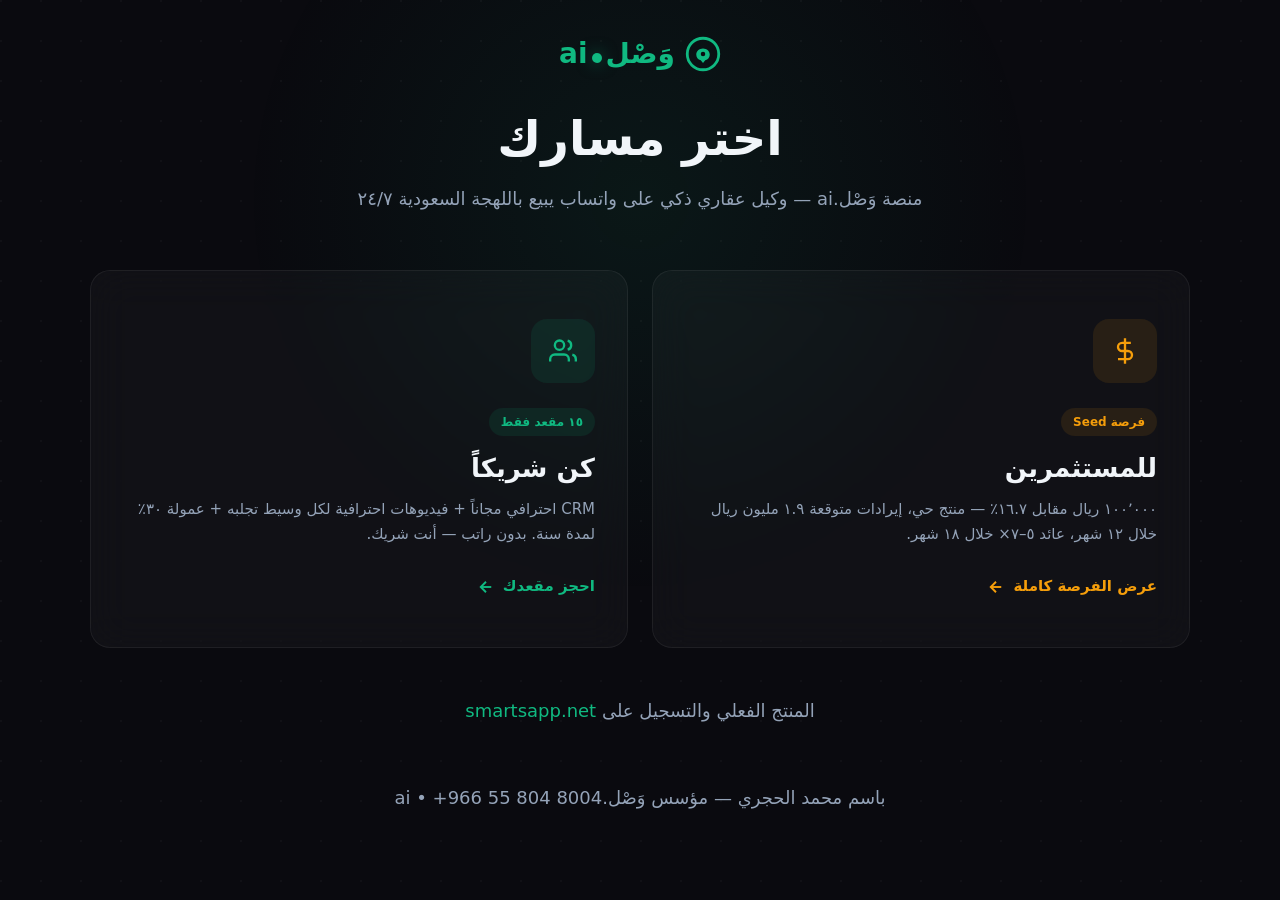
<file: index.html>
<!DOCTYPE html>
<html lang="ar" dir="rtl">
<head>
  <meta charset="UTF-8">
  <meta name="viewport" content="width=device-width, initial-scale=1.0">
  <meta http-equiv="Content-Security-Policy" content="default-src 'self'; script-src 'self'; style-src 'self' 'unsafe-inline' https://fonts.googleapis.com; font-src 'self' https://fonts.gstatic.com; img-src 'self' data: https:; connect-src 'self' https://*.supabase.co;">
  <title>وَصْل.ai | اختر مسارك</title>
  <meta name="description" content="وَصْل.ai — منصة عقارية ذكية على واتساب. للمستثمرين أو للمسوقين الشركاء.">
  <meta name="theme-color" content="#10b981">
  <link rel="icon" href="images/favicon.svg" type="image/svg+xml">
  <link rel="preconnect" href="https://fonts.googleapis.com">
  <link rel="preconnect" href="https://fonts.gstatic.com" crossorigin>
  <link rel="stylesheet" href="css/styles.css">
  <link rel="stylesheet" href="css/pages.css">
  <style>
    body { display: flex; align-items: center; justify-content: center; min-height: 100vh; padding: 24px; }
    .gateway {
      max-width: 1100px;
      width: 100%;
      text-align: center;
      position: relative;
      z-index: 1;
    }
    .gateway::before {
      content: '';
      position: fixed;
      inset: 0;
      background-image: radial-gradient(circle at 1px 1px, rgba(255, 255, 255, 0.03) 1px, transparent 0);
      background-size: 40px 40px;
      pointer-events: none;
      z-index: -1;
    }
    .gateway::after {
      content: '';
      position: fixed;
      top: -200px;
      left: 50%;
      transform: translateX(-50%);
      width: 800px;
      height: 800px;
      background: radial-gradient(circle, rgba(16, 185, 129, 0.08) 0%, transparent 70%);
      pointer-events: none;
      z-index: -1;
    }
    .gateway-brand {
      display: inline-flex;
      align-items: center;
      gap: 10px;
      margin-bottom: 32px;
      font-size: 28px;
      font-weight: 700;
      color: var(--brand);
    }
    .gateway-brand .brand-dot {
      width: 10px;
      height: 10px;
      background: var(--brand);
      border-radius: 50%;
      box-shadow: 0 0 16px rgba(16, 185, 129, 0.5);
    }
    .gateway h1 {
      font-size: clamp(32px, 5vw, 48px);
      margin-bottom: 16px;
    }
    .gateway > p {
      color: var(--text-secondary);
      font-size: 18px;
      max-width: 600px;
      margin-inline: auto;
      margin-bottom: 56px;
    }
    .gateway-grid {
      display: grid;
      grid-template-columns: repeat(2, 1fr);
      gap: 24px;
      margin-bottom: 48px;
    }
    .gateway-card {
      background: var(--bg-card);
      border: 1px solid var(--border);
      border-radius: 20px;
      padding: 48px 32px;
      backdrop-filter: blur(20px);
      text-align: right;
      text-decoration: none;
      color: var(--text-primary);
      display: block;
      transition: transform 0.3s ease, border-color 0.3s ease, background 0.3s ease;
      position: relative;
      overflow: hidden;
    }
    .gateway-card::before {
      content: '';
      position: absolute;
      inset: 0;
      background: linear-gradient(135deg, rgba(16, 185, 129, 0.04), transparent);
      opacity: 0;
      transition: opacity 0.3s ease;
    }
    .gateway-card.gold::before {
      background: linear-gradient(135deg, rgba(245, 158, 11, 0.06), transparent);
    }
    .gateway-card:hover {
      transform: translateY(-6px);
      border-color: rgba(16, 185, 129, 0.4);
    }
    .gateway-card.gold:hover {
      border-color: rgba(245, 158, 11, 0.4);
    }
    .gateway-card:hover::before { opacity: 1; }
    .gateway-card-icon {
      width: 64px;
      height: 64px;
      border-radius: 16px;
      background: rgba(16, 185, 129, 0.1);
      color: var(--brand);
      display: flex;
      align-items: center;
      justify-content: center;
      margin-bottom: 24px;
      position: relative;
      z-index: 1;
    }
    .gateway-card.gold .gateway-card-icon {
      background: rgba(245, 158, 11, 0.1);
      color: var(--accent);
    }
    .gateway-card-badge {
      display: inline-block;
      padding: 4px 12px;
      border-radius: 9999px;
      background: rgba(16, 185, 129, 0.1);
      color: var(--brand);
      font-size: 12px;
      font-weight: 600;
      margin-bottom: 16px;
      position: relative;
      z-index: 1;
    }
    .gateway-card.gold .gateway-card-badge {
      background: rgba(245, 158, 11, 0.1);
      color: var(--accent);
    }
    .gateway-card h2 {
      font-size: 26px;
      margin-bottom: 12px;
      position: relative;
      z-index: 1;
    }
    .gateway-card p {
      color: var(--text-secondary);
      font-size: 15px;
      line-height: 1.7;
      margin-bottom: 24px;
      position: relative;
      z-index: 1;
    }
    .gateway-card .arrow {
      display: inline-flex;
      align-items: center;
      gap: 8px;
      color: var(--brand);
      font-weight: 600;
      font-size: 15px;
      position: relative;
      z-index: 1;
      transition: gap 0.3s ease;
    }
    .gateway-card.gold .arrow { color: var(--accent); }
    .gateway-card:hover .arrow { gap: 14px; }
    .gateway-product {
      font-size: 14px;
      color: var(--text-muted);
    }
    .gateway-product a {
      color: var(--brand);
      text-decoration: none;
      font-weight: 500;
    }
    .gateway-product a:hover { color: var(--brand-glow); }
    .gateway-founder {
      margin-top: 24px;
      font-size: 13px;
      color: var(--text-muted);
    }
    @media (max-width: 768px) {
      .gateway-grid { grid-template-columns: 1fr; }
      .gateway-card { padding: 36px 24px; }
    }
  </style>
</head>
<body>
  <div class="gateway">
    <div class="gateway-brand">
      <svg width="36" height="36" viewBox="0 0 32 32" fill="none">
        <circle cx="16" cy="16" r="14" stroke="#10b981" stroke-width="2.5" fill="none"/>
        <path d="M10 16.5C10 13.5 12.5 11 16 11C19.5 11 22 13.5 22 16.5C22 19 20.5 21 18 21.5L16 24L14 21.5C11.5 21 10 19 10 16.5Z" fill="#10b981"/>
        <circle cx="16" cy="16" r="2" fill="#0a0a0f"/>
      </svg>
      <span>وَصْل<span class="brand-dot" style="display:inline-block;margin:0 4px;"></span>ai</span>
    </div>

    <h1>اختر مسارك</h1>
    <p>منصة وَصْل.ai — وكيل عقاري ذكي على واتساب يبيع باللهجة السعودية ٢٤/٧</p>

    <div class="gateway-grid">
      <a href="investor.html" class="gateway-card gold">
        <div class="gateway-card-icon">
          <svg width="28" height="28" viewBox="0 0 24 24" fill="none" stroke="currentColor" stroke-width="2"><line x1="12" y1="1" x2="12" y2="23"/><path d="M17 5H9.5a3.5 3.5 0 000 7h5a3.5 3.5 0 010 7H6"/></svg>
        </div>
        <span class="gateway-card-badge">فرصة Seed</span>
        <h2>للمستثمرين</h2>
        <p>١٠٠٬٠٠٠ ريال مقابل ١٦.٧٪ — منتج حي، إيرادات متوقعة ١.٩ مليون ريال خلال ١٢ شهر، عائد ٥–٧× خلال ١٨ شهر.</p>
        <span class="arrow">
          عرض الفرصة كاملة
          <svg width="18" height="18" viewBox="0 0 24 24" fill="none" stroke="currentColor" stroke-width="2.5"><path d="M5 12h14"/><path d="M12 5l-7 7 7 7"/></svg>
        </span>
      </a>

      <a href="partner.html" class="gateway-card">
        <div class="gateway-card-icon">
          <svg width="28" height="28" viewBox="0 0 24 24" fill="none" stroke="currentColor" stroke-width="2"><path d="M17 21v-2a4 4 0 00-4-4H5a4 4 0 00-4 4v2"/><circle cx="9" cy="7" r="4"/><path d="M23 21v-2a4 4 0 00-3-3.87"/><path d="M16 3.13a4 4 0 010 7.75"/></svg>
        </div>
        <span class="gateway-card-badge">١٥ مقعد فقط</span>
        <h2>كن شريكاً</h2>
        <p>CRM احترافي مجاناً + فيديوهات احترافية لكل وسيط تجلبه + عمولة ٣٠٪ لمدة سنة. بدون راتب — أنت شريك.</p>
        <span class="arrow">
          احجز مقعدك
          <svg width="18" height="18" viewBox="0 0 24 24" fill="none" stroke="currentColor" stroke-width="2.5"><path d="M5 12h14"/><path d="M12 5l-7 7 7 7"/></svg>
        </span>
      </a>
    </div>

    <p class="gateway-product">
      المنتج الفعلي والتسجيل على
      <a href="https://smartsapp.net" target="_blank" rel="noopener">smartsapp.net</a>
    </p>
    <p class="gateway-founder">باسم محمد الحجري — مؤسس وَصْل.ai • +966 55 804 8004</p>
  </div>
</body>
</html>
</file>
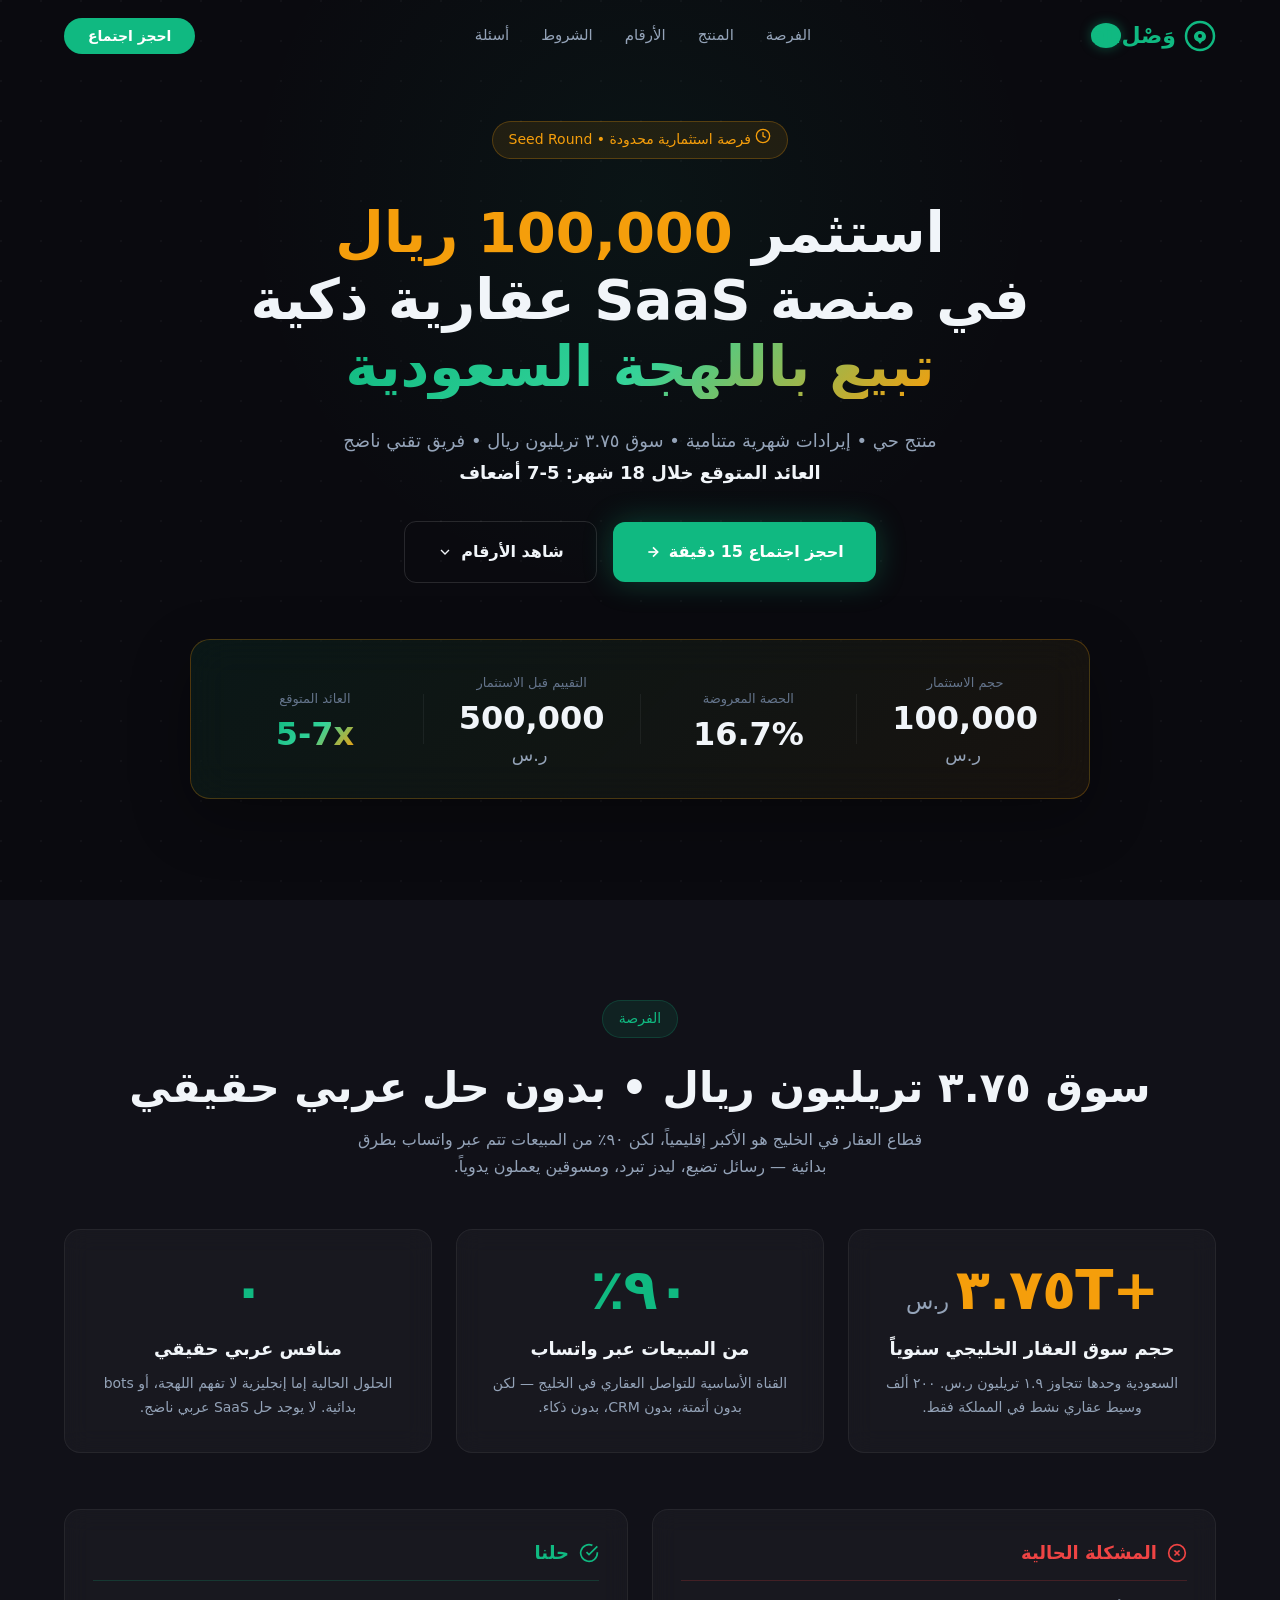
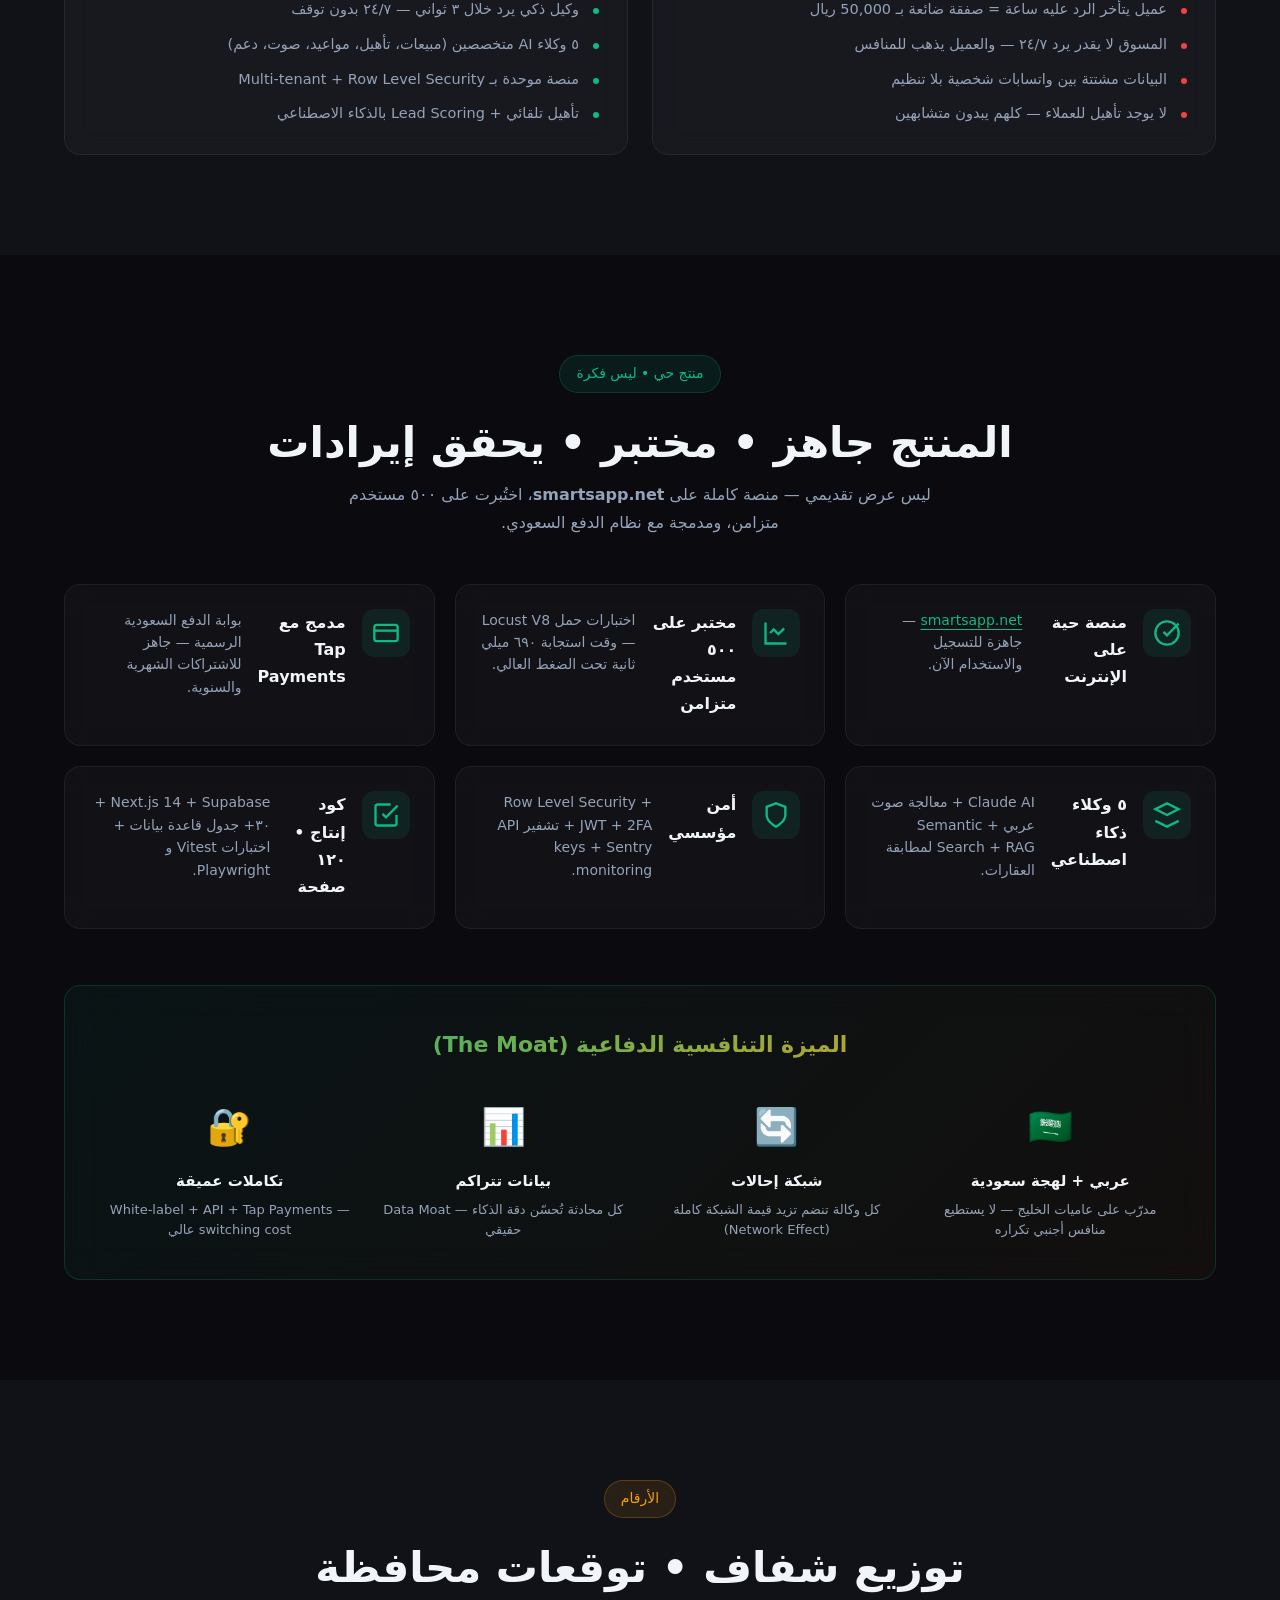
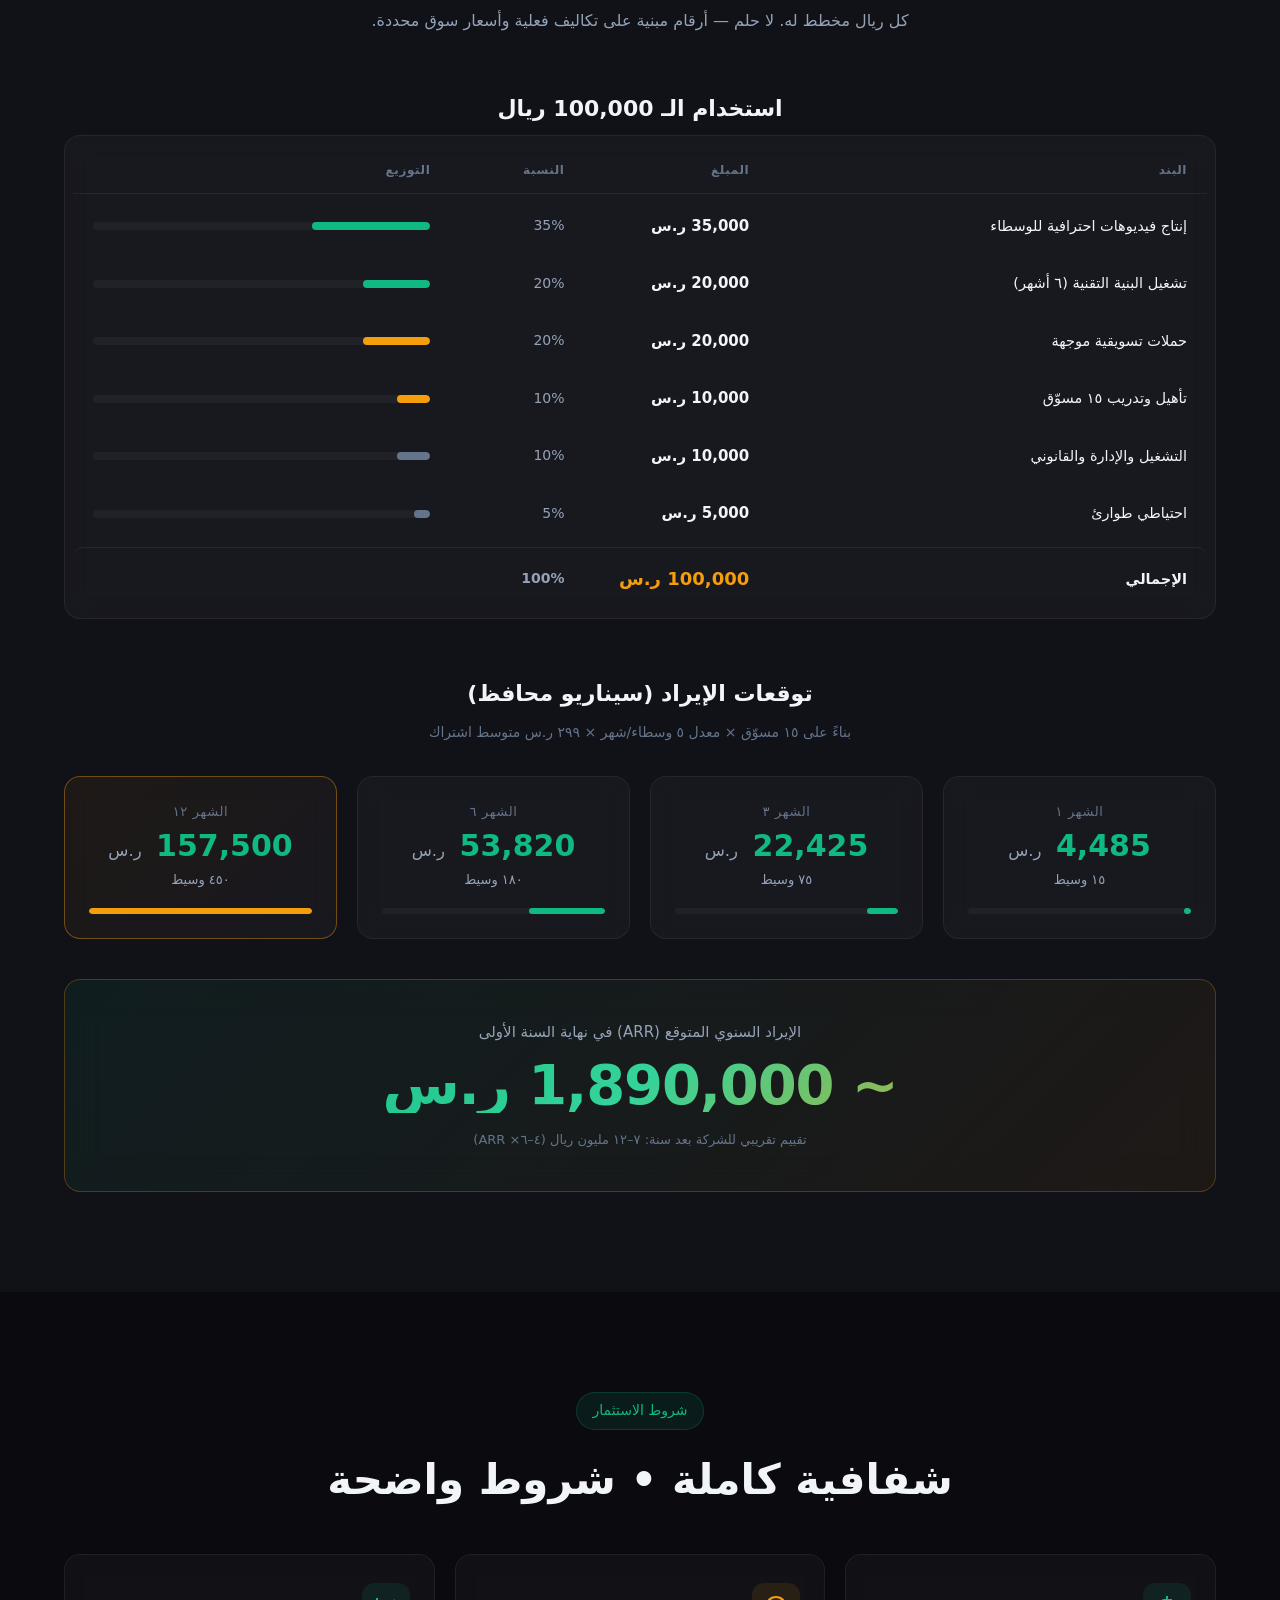
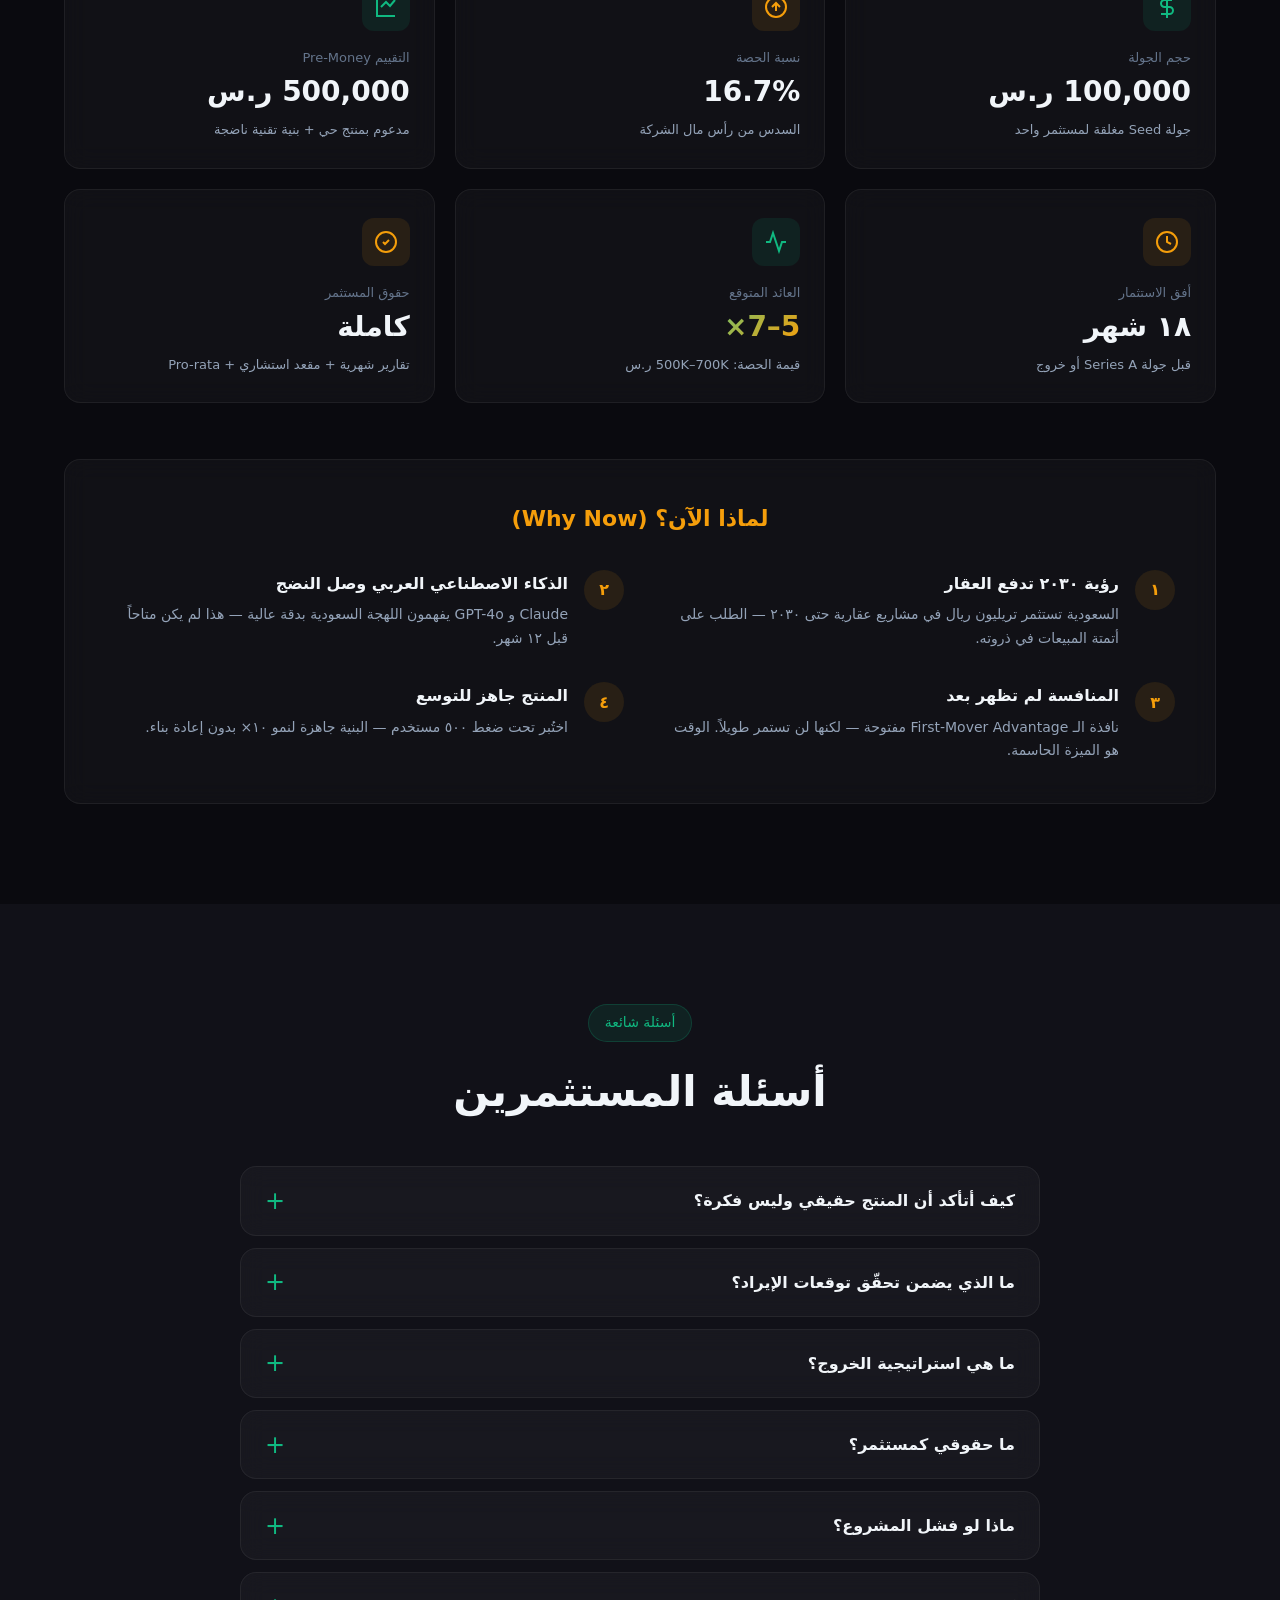
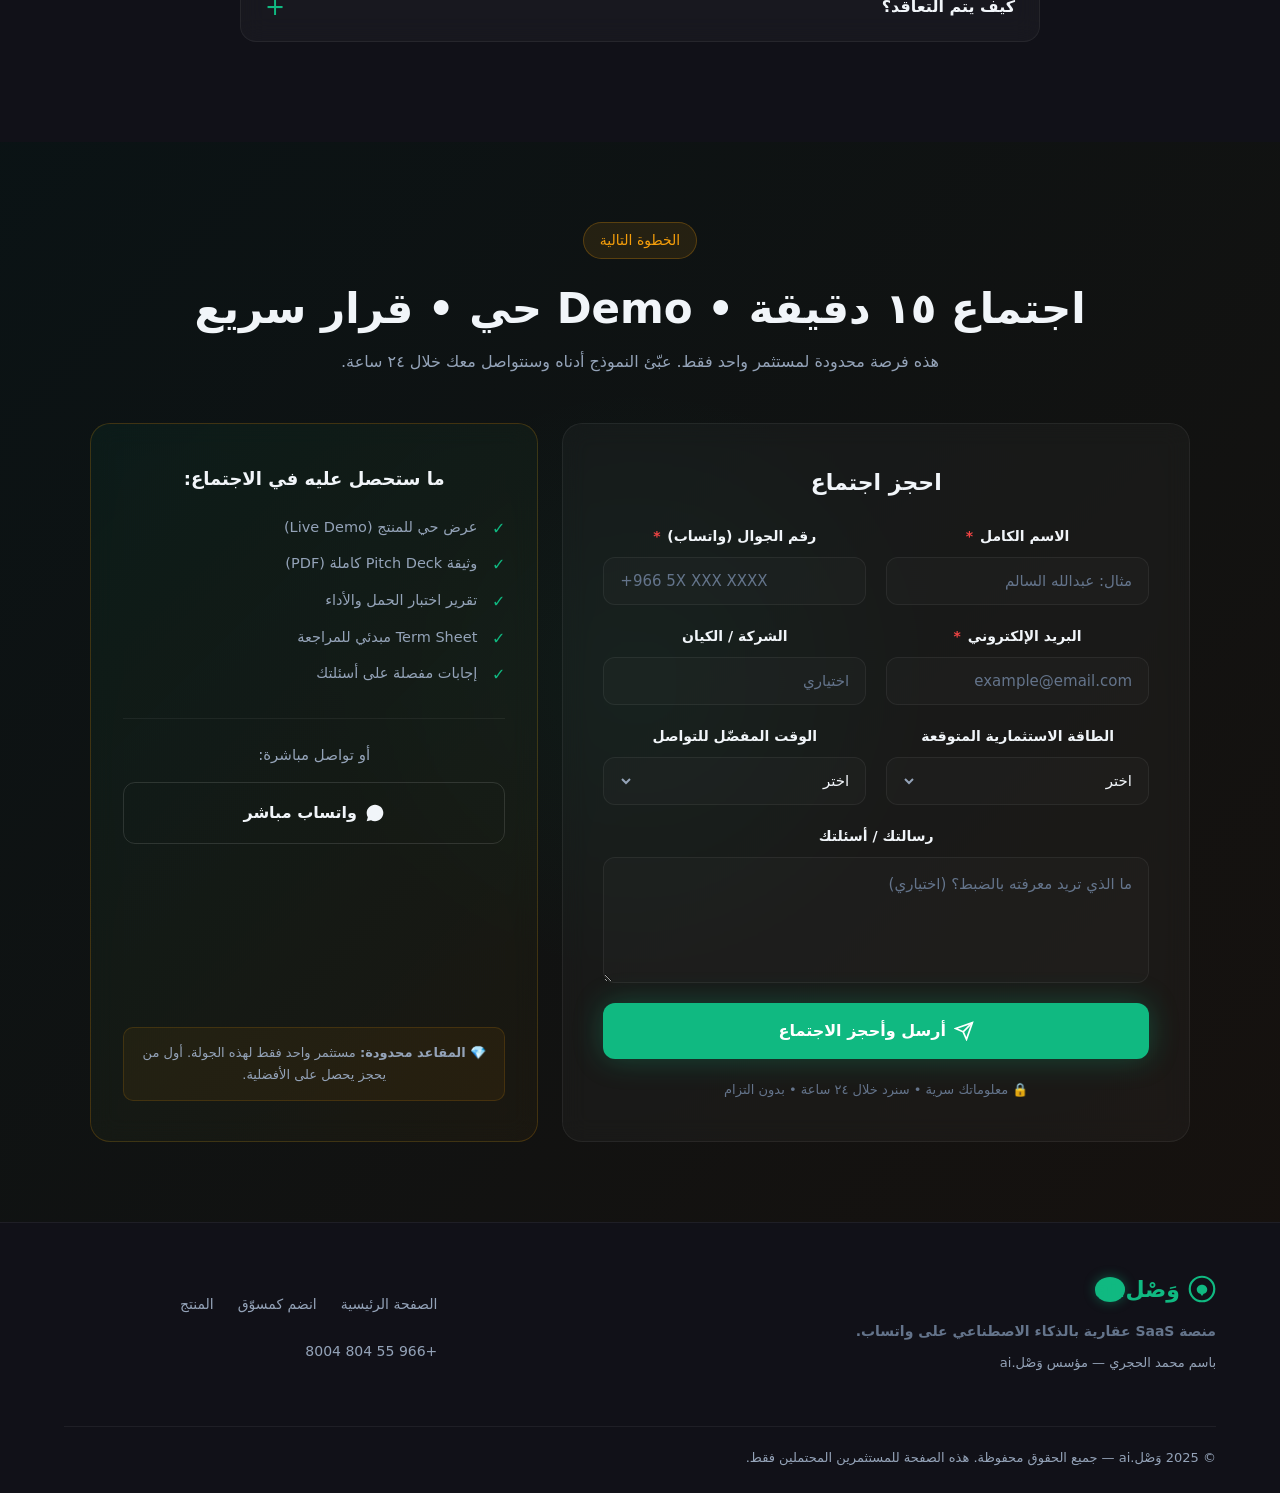
<file: investor.html>
<!DOCTYPE html>
<html lang="ar" dir="rtl">
<head>
  <meta charset="UTF-8">
  <meta name="viewport" content="width=device-width, initial-scale=1.0">
  <meta http-equiv="Content-Security-Policy" content="default-src 'self'; script-src 'self'; style-src 'self' 'unsafe-inline' https://fonts.googleapis.com; font-src 'self' https://fonts.gstatic.com; img-src 'self' data: https:; connect-src 'self' https://smartsapp.net https://*.supabase.co;">
  <title>وَصْل.ai | فرصة استثمارية — 100,000 ريال مقابل 16.7%</title>
  <meta name="description" content="فرصة استثمار في منصة SaaS عقارية بالذكاء الاصطناعي. منتج حي، إيرادات متوقعة 1.9 مليون ريال خلال 12 شهر، عائد متوقع 5-7 أضعاف خلال 18 شهر.">
  <meta name="robots" content="noindex, nofollow">
  <meta name="theme-color" content="#10b981">

  <!-- Open Graph -->
  <meta property="og:title" content="وَصْل.ai | فرصة استثمارية — منصة SaaS عقارية بالذكاء الاصطناعي">
  <meta property="og:description" content="100,000 ريال مقابل 16.7% — منتج حي وإيرادات متوقعة 1.9 مليون ريال خلال 12 شهر.">
  <meta property="og:type" content="website">
  <meta property="og:image" content="https://smartsapp.net/images/og-cover.svg">
  <meta property="og:locale" content="ar_SA">

  <!-- Favicon -->
  <link rel="icon" href="images/favicon.svg" type="image/svg+xml">

  <!-- Preconnect -->
  <link rel="preconnect" href="https://fonts.googleapis.com">
  <link rel="preconnect" href="https://fonts.gstatic.com" crossorigin>

  <!-- Stylesheet -->
  <link rel="stylesheet" href="css/styles.css">
  <link rel="stylesheet" href="css/pages.css">
</head>
<body>
  <a href="#main-content" class="sr-only">تخطي إلى المحتوى</a>

  <!-- ========== NAVBAR ========== -->
  <header class="navbar" role="banner">
    <div class="container navbar-inner">
      <a href="/" class="navbar-brand" aria-label="وَصْل.ai — الصفحة الرئيسية">
        <svg class="brand-icon" width="32" height="32" viewBox="0 0 32 32" fill="none" aria-hidden="true">
          <circle cx="16" cy="16" r="14" stroke="#10b981" stroke-width="2.5" fill="none"/>
          <path d="M10 16.5C10 13.5 12.5 11 16 11C19.5 11 22 13.5 22 16.5C22 19 20.5 21 18 21.5L16 24L14 21.5C11.5 21 10 19 10 16.5Z" fill="#10b981"/>
          <circle cx="16" cy="16" r="2" fill="#0a0a0f"/>
        </svg>
        <span class="brand-text">وَصْل<span class="brand-dot">.ai</span></span>
      </a>

      <nav class="nav-links" aria-label="التنقل الرئيسي">
        <a href="#opportunity">الفرصة</a>
        <a href="#product">المنتج</a>
        <a href="#financials">الأرقام</a>
        <a href="#terms">الشروط</a>
        <a href="#faq">أسئلة</a>
      </nav>

      <div class="navbar-actions">
        <a href="#cta" class="btn-nav">احجز اجتماع</a>
      </div>

      <button class="menu-toggle" aria-label="فتح القائمة" aria-expanded="false">
        <span class="hamburger-line"></span>
        <span class="hamburger-line"></span>
        <span class="hamburger-line"></span>
      </button>
    </div>

    <nav class="mobile-menu" aria-label="القائمة الجوالة">
      <a href="#opportunity">الفرصة</a>
      <a href="#product">المنتج</a>
      <a href="#financials">الأرقام</a>
      <a href="#terms">الشروط</a>
      <a href="#faq">أسئلة</a>
      <a href="#cta" class="btn-primary" style="text-align:center;margin-top:16px;">احجز اجتماع</a>
    </nav>
  </header>

  <main id="main-content">

    <!-- ========== HERO ========== -->
    <section id="hero" class="page-hero">
      <div class="container">
        <div class="hero-center">
          <span class="section-badge gold-badge">
            <svg width="16" height="16" viewBox="0 0 24 24" fill="none" stroke="currentColor" stroke-width="2"><circle cx="12" cy="12" r="10"/><path d="M12 6v6l4 2"/></svg>
            فرصة استثمارية محدودة • Seed Round
          </span>

          <h1 class="hero-title">
            استثمر <span class="gold-text">100,000 ريال</span><br>
            في منصة SaaS عقارية ذكية<br>
            <span class="gradient-text">تبيع باللهجة السعودية</span>
          </h1>

          <p class="hero-description hero-description-center">
            منتج حي • إيرادات شهرية متنامية • سوق ٣.٧٥ تريليون ريال • فريق تقني ناضج<br>
            <strong class="text-primary">العائد المتوقع خلال 18 شهر: 5-7 أضعاف</strong>
          </p>

          <div class="hero-buttons hero-buttons-center">
            <a href="#cta" class="btn-primary">
              احجز اجتماع 15 دقيقة
              <svg width="16" height="16" viewBox="0 0 24 24" fill="none" stroke="currentColor" stroke-width="2.5"><path d="M5 12h14"/><path d="M12 5l7 7-7 7"/></svg>
            </a>
            <a href="#financials" class="btn-secondary">
              شاهد الأرقام
              <svg width="16" height="16" viewBox="0 0 24 24" fill="none" stroke="currentColor" stroke-width="2"><path d="M6 9l6 6 6-6"/></svg>
            </a>
          </div>

          <div class="deal-card">
            <div class="deal-row">
              <div class="deal-item">
                <span class="deal-label">حجم الاستثمار</span>
                <span class="deal-value">100,000 <span class="deal-unit">ر.س</span></span>
              </div>
              <div class="deal-divider"></div>
              <div class="deal-item">
                <span class="deal-label">الحصة المعروضة</span>
                <span class="deal-value gold-text">16.7%</span>
              </div>
              <div class="deal-divider"></div>
              <div class="deal-item">
                <span class="deal-label">التقييم قبل الاستثمار</span>
                <span class="deal-value">500,000 <span class="deal-unit">ر.س</span></span>
              </div>
              <div class="deal-divider"></div>
              <div class="deal-item">
                <span class="deal-label">العائد المتوقع</span>
                <span class="deal-value gradient-text">5-7x</span>
              </div>
            </div>
          </div>
        </div>
      </div>
    </section>

    <!-- ========== OPPORTUNITY ========== -->
    <section id="opportunity" class="section-alt">
      <div class="container">
        <div class="section-header">
          <span class="section-badge">الفرصة</span>
          <h2>سوق ٣.٧٥ تريليون ريال • بدون حل عربي حقيقي</h2>
          <p>قطاع العقار في الخليج هو الأكبر إقليمياً، لكن ٩٠٪ من المبيعات تتم عبر واتساب بطرق بدائية — رسائل تضيع، ليدز تبرد، ومسوقين يعملون يدوياً.</p>
        </div>

        <div class="grid-3 gap-24">
          <div class="opp-card glass-card">
            <div class="opp-number gold-text">+٣.٧٥T<span style="font-size:0.4em;font-weight:500;color:var(--text-secondary);margin-right:8px;">ر.س</span></div>
            <h3>حجم سوق العقار الخليجي سنوياً</h3>
            <p>السعودية وحدها تتجاوز ١.٩ تريليون ر.س. ٢٠٠ ألف وسيط عقاري نشط في المملكة فقط.</p>
          </div>
          <div class="opp-card glass-card">
            <div class="opp-number text-brand">٩٠٪</div>
            <h3>من المبيعات عبر واتساب</h3>
            <p>القناة الأساسية للتواصل العقاري في الخليج — لكن بدون أتمتة، بدون CRM، بدون ذكاء.</p>
          </div>
          <div class="opp-card glass-card">
            <div class="opp-number text-brand">٠</div>
            <h3>منافس عربي حقيقي</h3>
            <p>الحلول الحالية إما إنجليزية لا تفهم اللهجة، أو bots بدائية. لا يوجد حل SaaS عربي ناضج.</p>
          </div>
        </div>

        <div class="problem-solution">
          <div class="ps-card glass-card">
            <h3 class="ps-title red"><svg width="20" height="20" viewBox="0 0 24 24" fill="none" stroke="currentColor" stroke-width="2"><circle cx="12" cy="12" r="10"/><line x1="15" y1="9" x2="9" y2="15"/><line x1="9" y1="9" x2="15" y2="15"/></svg> المشكلة الحالية</h3>
            <ul class="ps-list">
              <li>عميل يتأخر الرد عليه ساعة = صفقة ضائعة بـ 50,000 ريال</li>
              <li>المسوق لا يقدر يرد ٢٤/٧ — والعميل يذهب للمنافس</li>
              <li>البيانات مشتتة بين واتسابات شخصية بلا تنظيم</li>
              <li>لا يوجد تأهيل للعملاء — كلهم يبدون متشابهين</li>
            </ul>
          </div>
          <div class="ps-card glass-card">
            <h3 class="ps-title green"><svg width="20" height="20" viewBox="0 0 24 24" fill="none" stroke="currentColor" stroke-width="2"><path d="M22 11.08V12a10 10 0 11-5.93-9.14"/><polyline points="22 4 12 14.01 9 11.01"/></svg> حلنا</h3>
            <ul class="ps-list">
              <li>وكيل ذكي يرد خلال ٣ ثواني — ٢٤/٧ بدون توقف</li>
              <li>٥ وكلاء AI متخصصين (مبيعات، تأهيل، مواعيد، صوت، دعم)</li>
              <li>منصة موحدة بـ Multi-tenant + Row Level Security</li>
              <li>تأهيل تلقائي + Lead Scoring بالذكاء الاصطناعي</li>
            </ul>
          </div>
        </div>
      </div>
    </section>

    <!-- ========== PRODUCT (TRACTION) ========== -->
    <section id="product">
      <div class="container">
        <div class="section-header">
          <span class="section-badge">منتج حي • ليس فكرة</span>
          <h2>المنتج جاهز • مختبر • يحقق إيرادات</h2>
          <p>ليس عرض تقديمي — منصة كاملة على <strong>smartsapp.net</strong>، اختُبرت على ٥٠٠ مستخدم متزامن، ومدمجة مع نظام الدفع السعودي.</p>
        </div>

        <div class="proof-grid">
          <div class="proof-card glass-card">
            <div class="proof-icon"><svg width="28" height="28" viewBox="0 0 24 24" fill="none" stroke="#10b981" stroke-width="2"><circle cx="12" cy="12" r="10"/><polyline points="22 4 12 14.01 9 11.01"/></svg></div>
            <h3>منصة حية على الإنترنت</h3>
            <p><a href="https://smartsapp.net" target="_blank" rel="noopener" class="link">smartsapp.net</a> — جاهزة للتسجيل والاستخدام الآن.</p>
          </div>
          <div class="proof-card glass-card">
            <div class="proof-icon"><svg width="28" height="28" viewBox="0 0 24 24" fill="none" stroke="#10b981" stroke-width="2"><path d="M3 3v18h18"/><path d="M7 12l3-3 4 4 5-5"/></svg></div>
            <h3>مختبر على ٥٠٠ مستخدم متزامن</h3>
            <p>اختبارات حمل Locust V8 — وقت استجابة ٦٩٠ ميلي ثانية تحت الضغط العالي.</p>
          </div>
          <div class="proof-card glass-card">
            <div class="proof-icon"><svg width="28" height="28" viewBox="0 0 24 24" fill="none" stroke="#10b981" stroke-width="2"><rect x="2" y="5" width="20" height="14" rx="2"/><line x1="2" y1="10" x2="22" y2="10"/></svg></div>
            <h3>مدمج مع Tap Payments</h3>
            <p>بوابة الدفع السعودية الرسمية — جاهز للاشتراكات الشهرية والسنوية.</p>
          </div>
          <div class="proof-card glass-card">
            <div class="proof-icon"><svg width="28" height="28" viewBox="0 0 24 24" fill="none" stroke="#10b981" stroke-width="2"><path d="M12 2L2 7l10 5 10-5-10-5z"/><path d="M2 17l10 5 10-5"/></svg></div>
            <h3>٥ وكلاء ذكاء اصطناعي</h3>
            <p>Claude AI + معالجة صوت عربي + Semantic Search + RAG لمطابقة العقارات.</p>
          </div>
          <div class="proof-card glass-card">
            <div class="proof-icon"><svg width="28" height="28" viewBox="0 0 24 24" fill="none" stroke="#10b981" stroke-width="2"><path d="M12 22s8-4 8-10V5l-8-3-8 3v7c0 6 8 10 8 10z"/></svg></div>
            <h3>أمن مؤسسي</h3>
            <p>Row Level Security + JWT + 2FA + تشفير API keys + Sentry monitoring.</p>
          </div>
          <div class="proof-card glass-card">
            <div class="proof-icon"><svg width="28" height="28" viewBox="0 0 24 24" fill="none" stroke="#10b981" stroke-width="2"><path d="M9 11l3 3L22 4"/><path d="M21 12v7a2 2 0 01-2 2H5a2 2 0 01-2-2V5a2 2 0 012-2h11"/></svg></div>
            <h3>كود إنتاج • ١٢٠ صفحة</h3>
            <p>Next.js 14 + Supabase + ٣٠+ جدول قاعدة بيانات + اختبارات Vitest و Playwright.</p>
          </div>
        </div>

        <div class="moat-banner glass-card">
          <h3 class="moat-title">الميزة التنافسية الدفاعية (The Moat)</h3>
          <div class="moat-grid">
            <div class="moat-item">
              <span class="moat-emoji">🇸🇦</span>
              <h4>عربي + لهجة سعودية</h4>
              <p>مدرّب على عاميات الخليج — لا يستطيع منافس أجنبي تكراره</p>
            </div>
            <div class="moat-item">
              <span class="moat-emoji">🔄</span>
              <h4>شبكة إحالات</h4>
              <p>كل وكالة تنضم تزيد قيمة الشبكة كاملة (Network Effect)</p>
            </div>
            <div class="moat-item">
              <span class="moat-emoji">📊</span>
              <h4>بيانات تتراكم</h4>
              <p>كل محادثة تُحسّن دقة الذكاء — Data Moat حقيقي</p>
            </div>
            <div class="moat-item">
              <span class="moat-emoji">🔐</span>
              <h4>تكاملات عميقة</h4>
              <p>White-label + API + Tap Payments — switching cost عالي</p>
            </div>
          </div>
        </div>
      </div>
    </section>

    <!-- ========== FINANCIALS ========== -->
    <section id="financials" class="section-alt">
      <div class="container">
        <div class="section-header">
          <span class="section-badge gold-badge">الأرقام</span>
          <h2>توزيع شفاف • توقعات محافظة</h2>
          <p>كل ريال مخطط له. لا حلم — أرقام مبنية على تكاليف فعلية وأسعار سوق محددة.</p>
        </div>

        <!-- Use of Funds -->
        <h3 class="financial-subtitle">استخدام الـ 100,000 ريال</h3>
        <div class="funds-table glass-card">
          <div class="funds-row funds-header">
            <div>البند</div>
            <div>المبلغ</div>
            <div>النسبة</div>
            <div class="funds-bar-col">التوزيع</div>
          </div>
          <div class="funds-row">
            <div class="funds-label">إنتاج فيديوهات احترافية للوسطاء</div>
            <div class="funds-amount">35,000 ر.س</div>
            <div class="funds-pct">35%</div>
            <div class="funds-bar"><span style="width:35%; background:var(--brand);"></span></div>
          </div>
          <div class="funds-row">
            <div class="funds-label">تشغيل البنية التقنية (٦ أشهر)</div>
            <div class="funds-amount">20,000 ر.س</div>
            <div class="funds-pct">20%</div>
            <div class="funds-bar"><span style="width:20%; background:var(--brand);"></span></div>
          </div>
          <div class="funds-row">
            <div class="funds-label">حملات تسويقية موجهة</div>
            <div class="funds-amount">20,000 ر.س</div>
            <div class="funds-pct">20%</div>
            <div class="funds-bar"><span style="width:20%; background:var(--accent);"></span></div>
          </div>
          <div class="funds-row">
            <div class="funds-label">تأهيل وتدريب ١٥ مسوّق</div>
            <div class="funds-amount">10,000 ر.س</div>
            <div class="funds-pct">10%</div>
            <div class="funds-bar"><span style="width:10%; background:var(--accent);"></span></div>
          </div>
          <div class="funds-row">
            <div class="funds-label">التشغيل والإدارة والقانوني</div>
            <div class="funds-amount">10,000 ر.س</div>
            <div class="funds-pct">10%</div>
            <div class="funds-bar"><span style="width:10%; background:var(--text-muted);"></span></div>
          </div>
          <div class="funds-row">
            <div class="funds-label">احتياطي طوارئ</div>
            <div class="funds-amount">5,000 ر.س</div>
            <div class="funds-pct">5%</div>
            <div class="funds-bar"><span style="width:5%; background:var(--text-muted);"></span></div>
          </div>
          <div class="funds-row funds-total">
            <div class="funds-label"><strong>الإجمالي</strong></div>
            <div class="funds-amount"><strong>100,000 ر.س</strong></div>
            <div class="funds-pct"><strong>100%</strong></div>
            <div></div>
          </div>
        </div>

        <!-- Revenue Projections -->
        <h3 class="financial-subtitle">توقعات الإيراد (سيناريو محافظ)</h3>
        <p class="financial-subtitle-desc">بناءً على ١٥ مسوّق × معدل ٥ وسطاء/شهر × ٢٩٩ ر.س متوسط اشتراك</p>

        <div class="revenue-grid">
          <div class="revenue-card glass-card">
            <span class="revenue-month">الشهر ١</span>
            <span class="revenue-mrr">4,485 <span class="currency">ر.س</span></span>
            <span class="revenue-clients">١٥ وسيط</span>
            <div class="revenue-bar"><span style="width:3%; background:var(--brand);"></span></div>
          </div>
          <div class="revenue-card glass-card">
            <span class="revenue-month">الشهر ٣</span>
            <span class="revenue-mrr">22,425 <span class="currency">ر.س</span></span>
            <span class="revenue-clients">٧٥ وسيط</span>
            <div class="revenue-bar"><span style="width:14%; background:var(--brand);"></span></div>
          </div>
          <div class="revenue-card glass-card">
            <span class="revenue-month">الشهر ٦</span>
            <span class="revenue-mrr">53,820 <span class="currency">ر.س</span></span>
            <span class="revenue-clients">١٨٠ وسيط</span>
            <div class="revenue-bar"><span style="width:34%; background:var(--brand);"></span></div>
          </div>
          <div class="revenue-card glass-card highlight">
            <span class="revenue-month">الشهر ١٢</span>
            <span class="revenue-mrr gold-text">157,500 <span class="currency">ر.س</span></span>
            <span class="revenue-clients">٤٥٠ وسيط</span>
            <div class="revenue-bar"><span style="width:100%; background:var(--accent);"></span></div>
          </div>
        </div>

        <div class="arr-card glass-card">
          <span class="arr-label">الإيراد السنوي المتوقع (ARR) في نهاية السنة الأولى</span>
          <span class="arr-value gradient-text">~ 1,890,000 ر.س</span>
          <span class="arr-note">تقييم تقريبي للشركة بعد سنة: ٧–١٢ مليون ريال (٤–٦× ARR)</span>
        </div>
      </div>
    </section>

    <!-- ========== TERMS ========== -->
    <section id="terms">
      <div class="container">
        <div class="section-header">
          <span class="section-badge">شروط الاستثمار</span>
          <h2>شفافية كاملة • شروط واضحة</h2>
        </div>

        <div class="terms-grid">
          <div class="term-card glass-card">
            <div class="term-icon"><svg width="24" height="24" viewBox="0 0 24 24" fill="none" stroke="currentColor" stroke-width="2"><line x1="12" y1="1" x2="12" y2="23"/><path d="M17 5H9.5a3.5 3.5 0 000 7h5a3.5 3.5 0 010 7H6"/></svg></div>
            <span class="term-label">حجم الجولة</span>
            <span class="term-value">100,000 ر.س</span>
            <span class="term-note">جولة Seed مغلقة لمستثمر واحد</span>
          </div>
          <div class="term-card glass-card">
            <div class="term-icon accent"><svg width="24" height="24" viewBox="0 0 24 24" fill="none" stroke="currentColor" stroke-width="2"><circle cx="12" cy="12" r="10"/><path d="M16 12l-4-4-4 4"/><path d="M12 16V8"/></svg></div>
            <span class="term-label">نسبة الحصة</span>
            <span class="term-value gold-text">16.7%</span>
            <span class="term-note">السدس من رأس مال الشركة</span>
          </div>
          <div class="term-card glass-card">
            <div class="term-icon"><svg width="24" height="24" viewBox="0 0 24 24" fill="none" stroke="currentColor" stroke-width="2"><path d="M3 3v18h18"/><polyline points="7 12 12 7 16 11 21 5"/></svg></div>
            <span class="term-label">التقييم Pre-Money</span>
            <span class="term-value">500,000 ر.س</span>
            <span class="term-note">مدعوم بمنتج حي + بنية تقنية ناضجة</span>
          </div>
          <div class="term-card glass-card">
            <div class="term-icon accent"><svg width="24" height="24" viewBox="0 0 24 24" fill="none" stroke="currentColor" stroke-width="2"><circle cx="12" cy="12" r="10"/><polyline points="12 6 12 12 16 14"/></svg></div>
            <span class="term-label">أفق الاستثمار</span>
            <span class="term-value">١٨ شهر</span>
            <span class="term-note">قبل جولة Series A أو خروج</span>
          </div>
          <div class="term-card glass-card">
            <div class="term-icon"><svg width="24" height="24" viewBox="0 0 24 24" fill="none" stroke="currentColor" stroke-width="2"><polyline points="22 12 18 12 15 21 9 3 6 12 2 12"/></svg></div>
            <span class="term-label">العائد المتوقع</span>
            <span class="term-value gradient-text">5–7×</span>
            <span class="term-note">قيمة الحصة: 500K–700K ر.س</span>
          </div>
          <div class="term-card glass-card">
            <div class="term-icon accent"><svg width="24" height="24" viewBox="0 0 24 24" fill="none" stroke="currentColor" stroke-width="2"><path d="M9 12l2 2 4-4"/><circle cx="12" cy="12" r="10"/></svg></div>
            <span class="term-label">حقوق المستثمر</span>
            <span class="term-value">كاملة</span>
            <span class="term-note">تقارير شهرية + مقعد استشاري + Pro-rata</span>
          </div>
        </div>

        <!-- Why Now -->
        <div class="why-now glass-card">
          <h3 class="why-now-title gold-text">لماذا الآن؟ (Why Now)</h3>
          <div class="why-grid">
            <div class="why-item">
              <span class="why-num">١</span>
              <div>
                <h4>رؤية ٢٠٣٠ تدفع العقار</h4>
                <p>السعودية تستثمر تريليون ريال في مشاريع عقارية حتى ٢٠٣٠ — الطلب على أتمتة المبيعات في ذروته.</p>
              </div>
            </div>
            <div class="why-item">
              <span class="why-num">٢</span>
              <div>
                <h4>الذكاء الاصطناعي العربي وصل النضج</h4>
                <p>Claude و GPT-4o يفهمون اللهجة السعودية بدقة عالية — هذا لم يكن متاحاً قبل ١٢ شهر.</p>
              </div>
            </div>
            <div class="why-item">
              <span class="why-num">٣</span>
              <div>
                <h4>المنافسة لم تظهر بعد</h4>
                <p>نافذة الـ First-Mover Advantage مفتوحة — لكنها لن تستمر طويلاً. الوقت هو الميزة الحاسمة.</p>
              </div>
            </div>
            <div class="why-item">
              <span class="why-num">٤</span>
              <div>
                <h4>المنتج جاهز للتوسع</h4>
                <p>اختُبر تحت ضغط ٥٠٠ مستخدم — البنية جاهزة لنمو ١٠× بدون إعادة بناء.</p>
              </div>
            </div>
          </div>
        </div>
      </div>
    </section>

    <!-- ========== FAQ ========== -->
    <section id="faq" class="section-alt">
      <div class="container">
        <div class="section-header">
          <span class="section-badge">أسئلة شائعة</span>
          <h2>أسئلة المستثمرين</h2>
        </div>

        <div class="faq-list">
          <details class="faq-item glass-card">
            <summary>كيف أتأكد أن المنتج حقيقي وليس فكرة؟</summary>
            <p>المنصة حية على <a href="https://smartsapp.net" target="_blank" rel="noopener" class="link">smartsapp.net</a> — يمكنك التسجيل وتجربتها بنفسك خلال ٥ دقائق. كذلك سنوفر لك Demo حي في الاجتماع، وتقرير اختبار الحمل (Locust) الذي يثبت قدرة المنصة على تحمّل ٥٠٠ مستخدم متزامن.</p>
          </details>
          <details class="faq-item glass-card">
            <summary>ما الذي يضمن تحقّق توقعات الإيراد؟</summary>
            <p>التوقعات محافظة جداً: ٥ وسطاء/مسوّق/شهر هو معدل تحفظي. الـ ١٥ مسوّق سيعملون بدون راتب مقابل عمولة ٣٠٪ — حافز قوي للأداء. كذلك نموذج SaaS متكرر (Recurring Revenue) — مع كل شهر يتراكم العميل الجديد على القديم.</p>
          </details>
          <details class="faq-item glass-card">
            <summary>ما هي استراتيجية الخروج؟</summary>
            <p>ثلاثة سيناريوهات محتملة:<br>
            <strong>١.</strong> جولة Series A خلال ١٨ شهر بتقييم ٧–١٢ مليون ريال (تتيح لك بيع جزء من حصتك)<br>
            <strong>٢.</strong> استحواذ من شركة عقارية كبرى (Aqar / Bayut / PropertyFinder) بعمل MoU خلال السنة الأولى<br>
            <strong>٣.</strong> إعادة شراء الحصة (Buy-back) من المؤسسين بعد ٢٤ شهر بضعفين على الأقل</p>
          </details>
          <details class="faq-item glass-card">
            <summary>ما حقوقي كمستثمر؟</summary>
            <p>تقارير مالية شهرية مفصلة + اجتماع ربع سنوي + مقعد استشاري في مجلس الإدارة + حق الـ Pro-rata في الجولات القادمة + حق الـ Tag-along في حال بيع المؤسسين لأسهمهم.</p>
          </details>
          <details class="faq-item glass-card">
            <summary>ماذا لو فشل المشروع؟</summary>
            <p>استثمار في الـ Seed دائماً عالي المخاطر — لكن المخاطرة محدودة بـ ١٠٠ ألف ريال. والمميز هنا: المنتج <strong>موجود فعلاً</strong>، البنية التقنية جاهزة، والسوق مؤكد. السيناريو الأسوأ هو نمو أبطأ — وليس فشل المنتج تقنياً.</p>
          </details>
          <details class="faq-item glass-card">
            <summary>كيف يتم التعاقد؟</summary>
            <p>عقد مساهم رسمي + اتفاقية SAFE/Equity موثّقة لدى محامٍ معتمد + توثيق التحويل البنكي + تسجيل الحصة في السجل التجاري للشركة. كل الخطوات شفافة وقانونية.</p>
          </details>
        </div>
      </div>
    </section>

    <!-- ========== CTA + INVESTOR FORM ========== -->
    <section id="cta">
      <div class="container">
        <div class="section-header">
          <span class="section-badge gold-badge">الخطوة التالية</span>
          <h2>اجتماع ١٥ دقيقة • Demo حي • قرار سريع</h2>
          <p>هذه فرصة محدودة لمستثمر واحد فقط. عبّئ النموذج أدناه وسنتواصل معك خلال ٢٤ ساعة.</p>
        </div>

        <div class="investor-cta-grid">
          <!-- Form -->
          <form class="apply-form glass-card" id="investor-inquiry">
            <h3 class="form-heading">احجز اجتماع</h3>

            <div class="form-row">
              <div class="form-group">
                <label for="inv-name">الاسم الكامل <span class="required">*</span></label>
                <input type="text" id="inv-name" name="fullName" required placeholder="مثال: عبدالله السالم">
              </div>
              <div class="form-group">
                <label for="inv-phone">رقم الجوال (واتساب) <span class="required">*</span></label>
                <input type="tel" id="inv-phone" name="phone" required placeholder="+966 5X XXX XXXX">
              </div>
            </div>

            <div class="form-row">
              <div class="form-group">
                <label for="inv-email">البريد الإلكتروني <span class="required">*</span></label>
                <input type="email" id="inv-email" name="email" required placeholder="example@email.com">
              </div>
              <div class="form-group">
                <label for="inv-company">الشركة / الكيان</label>
                <input type="text" id="inv-company" name="company" placeholder="اختياري">
              </div>
            </div>

            <div class="form-row">
              <div class="form-group">
                <label for="inv-capacity">الطاقة الاستثمارية المتوقعة</label>
                <select id="inv-capacity" name="capacity">
                  <option value="">اختر</option>
                  <option value="50k-100k">٥٠ – ١٠٠ ألف ر.س</option>
                  <option value="100k">١٠٠ ألف ر.س (الجولة الحالية)</option>
                  <option value="100k-250k">١٠٠ – ٢٥٠ ألف ر.س</option>
                  <option value="250k+">أكثر من ٢٥٠ ألف ر.س</option>
                  <option value="exploring">أستكشف فقط</option>
                </select>
              </div>
              <div class="form-group">
                <label for="inv-time">الوقت المفضّل للتواصل</label>
                <select id="inv-time" name="preferredTime">
                  <option value="">اختر</option>
                  <option value="morning">صباحاً (٩ – ١٢)</option>
                  <option value="afternoon">ظهراً (١٢ – ٤)</option>
                  <option value="evening">مساءً (٤ – ٨)</option>
                  <option value="night">ليلاً (٨ – ١١)</option>
                </select>
              </div>
            </div>

            <div class="form-group">
              <label for="inv-message">رسالتك / أسئلتك</label>
              <textarea id="inv-message" name="message" rows="4" placeholder="ما الذي تريد معرفته بالضبط؟ (اختياري)"></textarea>
            </div>

            <button type="submit" class="btn-primary form-submit">
              <svg width="20" height="20" viewBox="0 0 24 24" fill="none" stroke="currentColor" stroke-width="2"><line x1="22" y1="2" x2="11" y2="13"/><polygon points="22 2 15 22 11 13 2 9 22 2"/></svg>
              أرسل وأحجز الاجتماع
            </button>

            <p class="form-note">🔒 معلوماتك سرية • سنرد خلال ٢٤ ساعة • بدون التزام</p>

            <div class="form-success" id="inv-form-success" hidden>
              <svg width="48" height="48" viewBox="0 0 24 24" fill="none" stroke="#10b981" stroke-width="2"><path d="M22 11.08V12a10 10 0 11-5.93-9.14"/><polyline points="22 4 12 14.01 9 11.01"/></svg>
              <h3>تم استلام طلبك بنجاح!</h3>
              <p>سنتواصل معك خلال ٢٤ ساعة لجدولة الاجتماع.</p>
            </div>
          </form>

          <!-- Side Panel -->
          <div class="cta-side glass-card">
            <h3>ما ستحصل عليه في الاجتماع:</h3>
            <ul class="cta-list">
              <li>عرض حي للمنتج (Live Demo)</li>
              <li>وثيقة Pitch Deck كاملة (PDF)</li>
              <li>تقرير اختبار الحمل والأداء</li>
              <li>Term Sheet مبدئي للمراجعة</li>
              <li>إجابات مفصلة على أسئلتك</li>
            </ul>

            <div class="cta-divider"></div>

            <h4>أو تواصل مباشرة:</h4>
            <a href="https://wa.me/966558048004?text=مرحباً، أرغب في معرفة تفاصيل أكثر عن فرصة الاستثمار في وَصْل.ai" class="btn-secondary cta-side-btn" target="_blank" rel="noopener" id="inv-wa-btn">
              <svg width="20" height="20" viewBox="0 0 24 24" fill="currentColor" aria-hidden="true"><path d="M17.5 14.4c-.3-.2-1.7-.8-2-.9-.3-.1-.5-.2-.7.2-.2.3-.8.9-1 1.1-.2.2-.4.2-.7.1-.3-.1-1.2-.4-2.3-1.4-.9-.8-1.4-1.7-1.6-2-.2-.3 0-.5.1-.6.1-.1.3-.4.4-.5.1-.2.2-.3.3-.5.1-.2 0-.4 0-.5-.1-.1-.7-1.6-.9-2.2-.2-.6-.5-.5-.7-.5h-.6c-.2 0-.5.1-.8.4-.3.3-1 .9-1 2.3s1 2.7 1.2 2.9c.1.2 2 3 4.8 4.2.7.3 1.2.5 1.6.6.7.2 1.3.2 1.8.1.6-.1 1.7-.7 1.9-1.4.2-.6.2-1.2.2-1.4-.1-.1-.3-.2-.6-.4zM12 2C6.5 2 2 6.5 2 12c0 1.8.5 3.5 1.4 5L2 22l5.2-1.4c1.4.8 3 1.2 4.8 1.2 5.5 0 10-4.5 10-10S17.5 2 12 2z"/></svg>
              واتساب مباشر
            </a>

            <p class="cta-note">💎 <strong>المقاعد محدودة:</strong> مستثمر واحد فقط لهذه الجولة. أول من يحجز يحصل على الأفضلية.</p>
          </div>
        </div>
      </div>
    </section>

  </main>

  <!-- ========== FOOTER ========== -->
  <footer class="footer">
    <div class="container">
      <div class="footer-content">
        <div class="footer-brand">
          <a href="/" class="navbar-brand">
            <svg width="28" height="28" viewBox="0 0 32 32" fill="none">
              <circle cx="16" cy="16" r="14" stroke="#10b981" stroke-width="2.5" fill="none"/>
              <path d="M10 16.5C10 13.5 12.5 11 16 11C19.5 11 22 13.5 22 16.5C22 19 20.5 21 18 21.5L16 24L14 21.5C11.5 21 10 19 10 16.5Z" fill="#10b981"/>
            </svg>
            <span class="brand-text">وَصْل<span class="brand-dot">.ai</span></span>
          </a>
          <p>منصة SaaS عقارية بالذكاء الاصطناعي على واتساب.</p>
          <p class="footer-founder">باسم محمد الحجري — مؤسس وَصْل.ai</p>
        </div>
        <div class="footer-links">
          <a href="/">الصفحة الرئيسية</a>
          <a href="partner.html">انضم كمسوّق</a>
          <a href="https://smartsapp.net" target="_blank" rel="noopener">المنتج</a>
          <a href="https://wa.me/966558048004" target="_blank" rel="noopener">+966 55 804 8004</a>
        </div>
      </div>
      <div class="footer-bottom">
        <p>© 2025 وَصْل.ai — جميع الحقوق محفوظة. هذه الصفحة للمستثمرين المحتملين فقط.</p>
      </div>
    </div>
  </footer>

  <script src="js/config.js"></script>
  <script src="js/supabase-client.js" defer></script>
  <script src="js/main.js" defer></script>
  <script src="js/investor.js" defer></script>
</body>
</html>
</file>
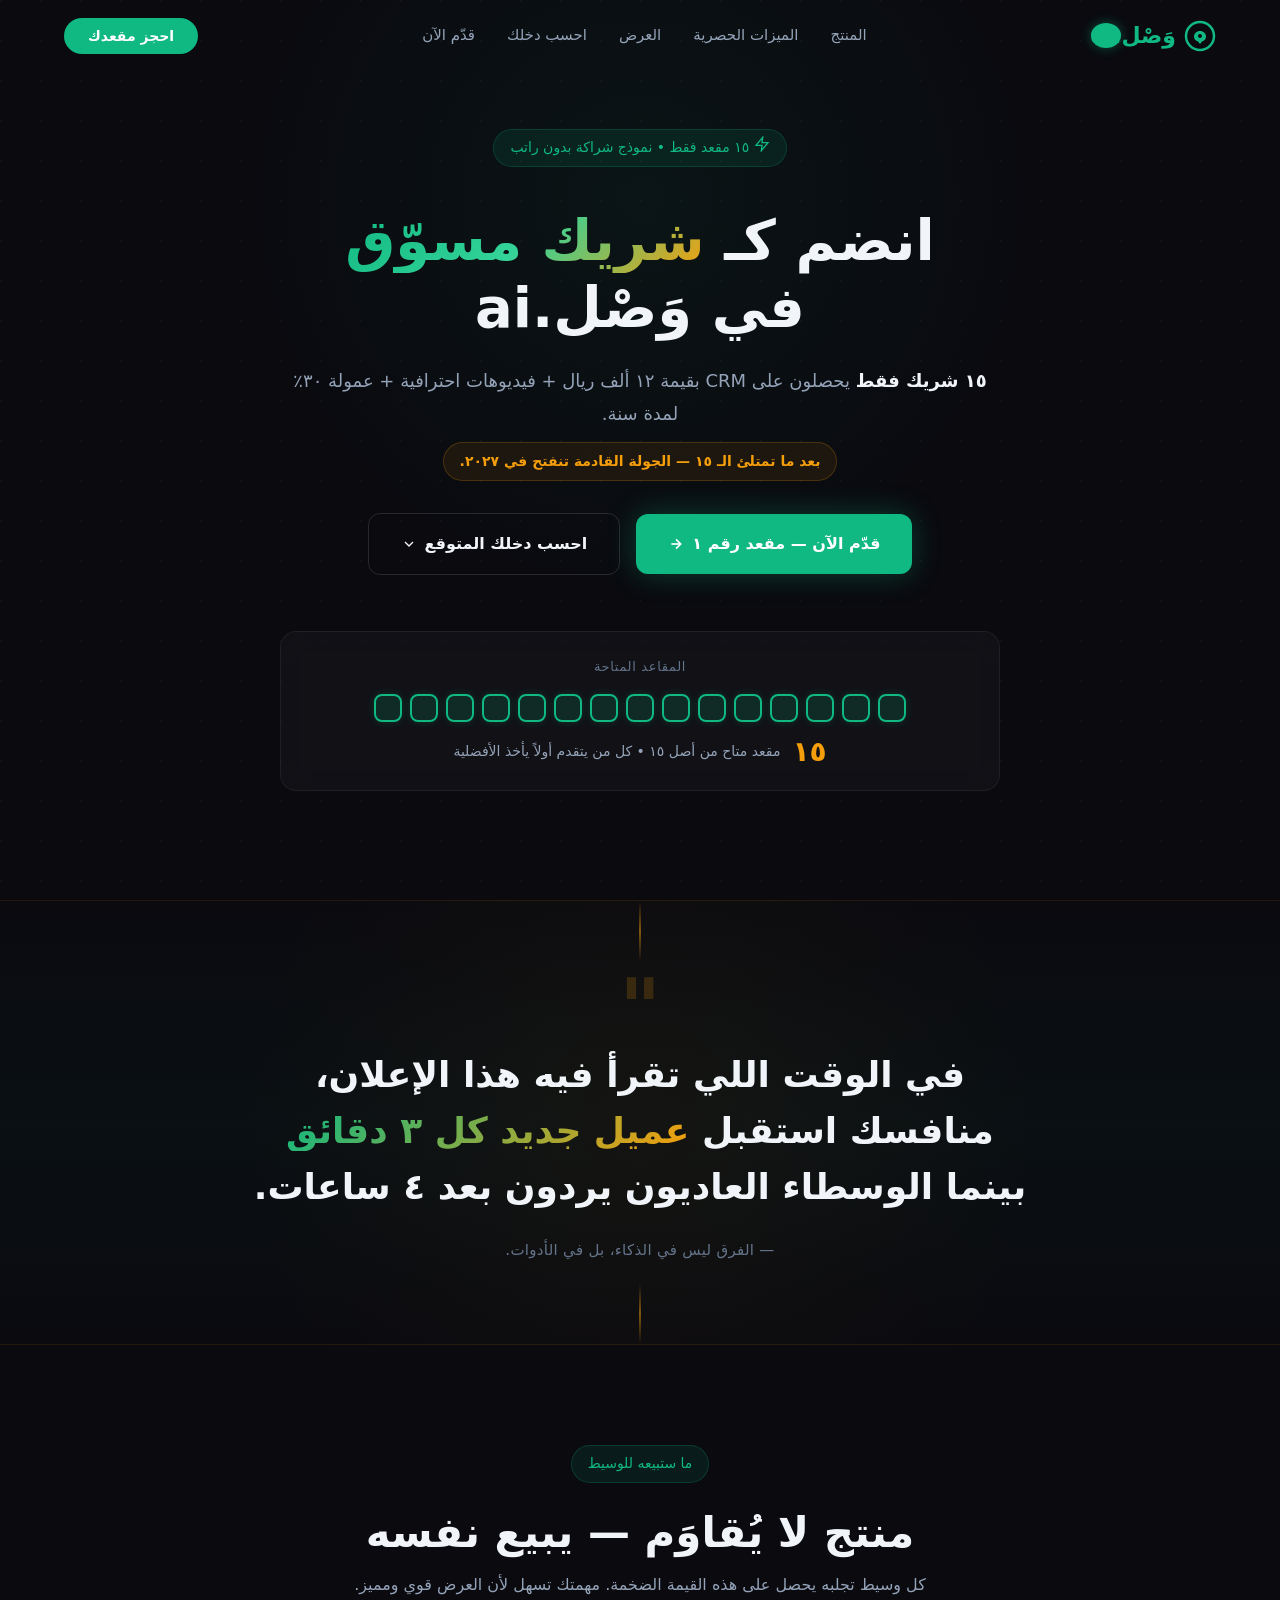
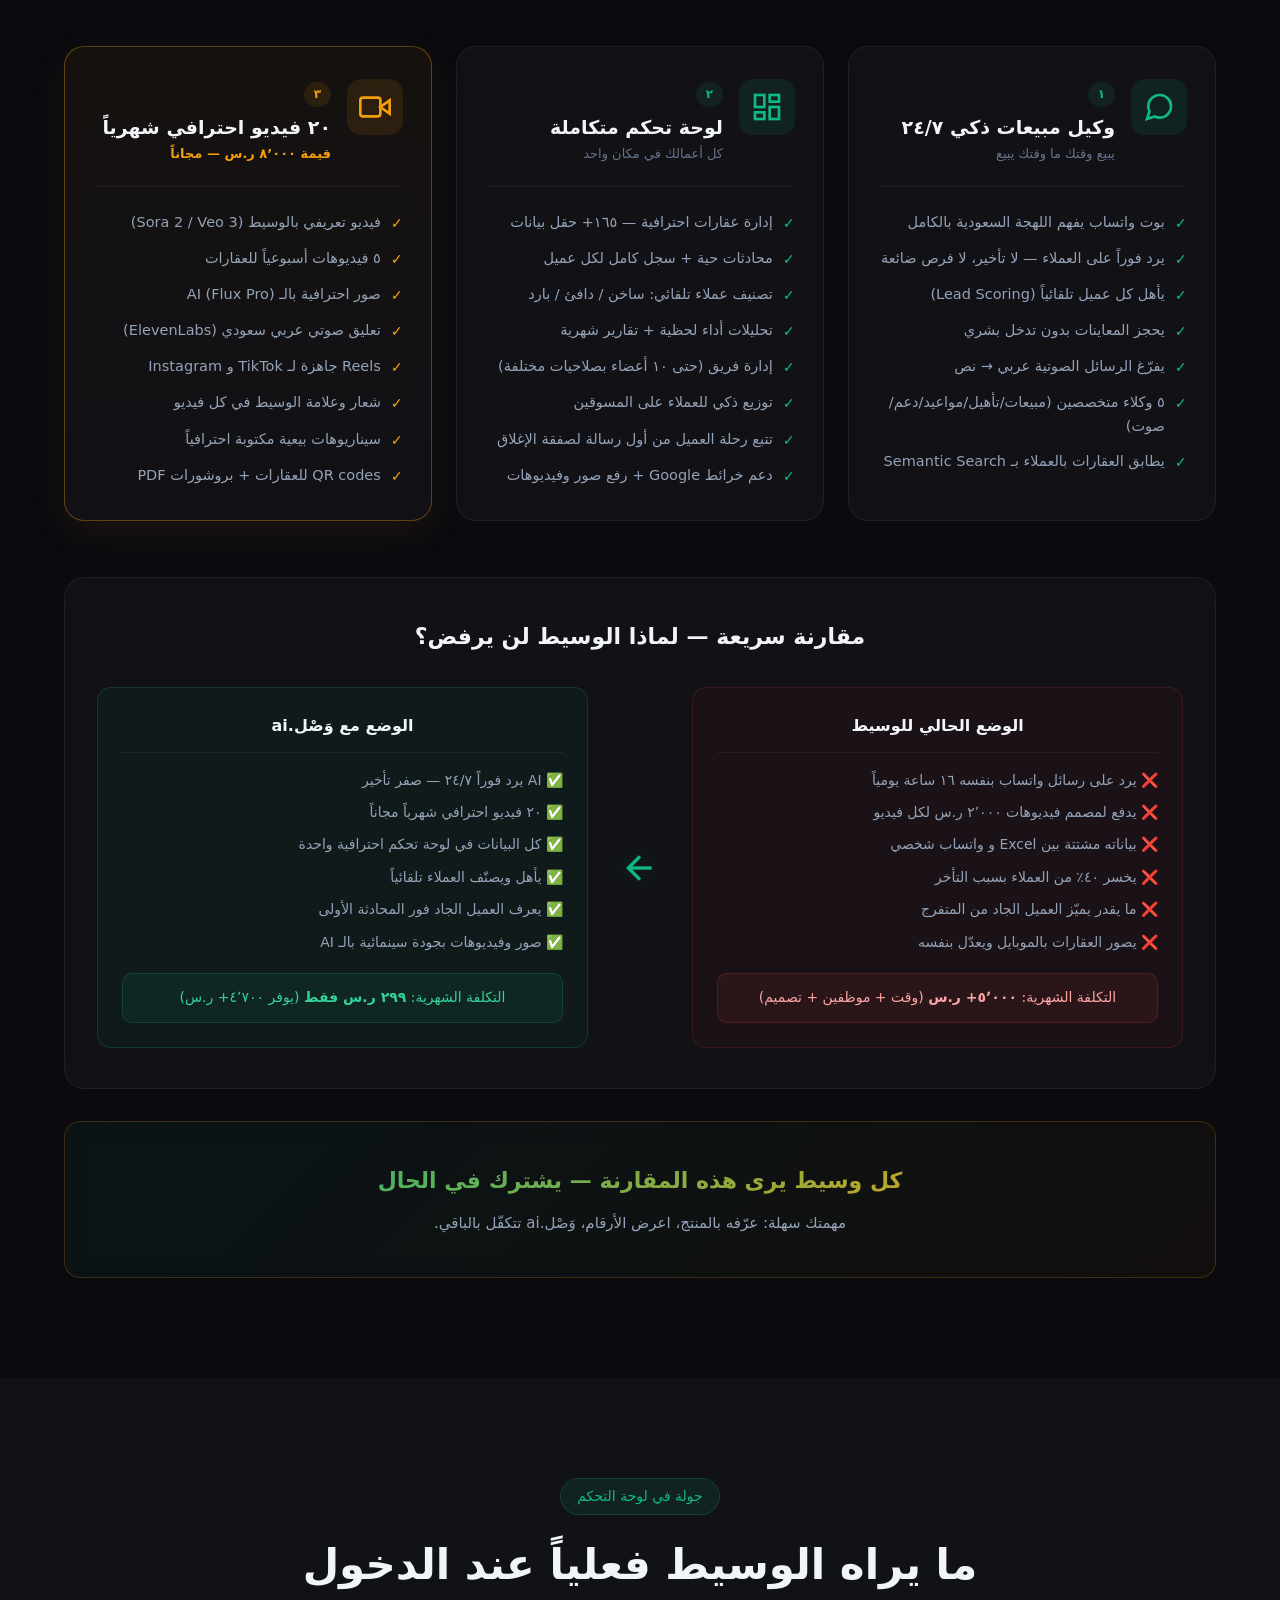
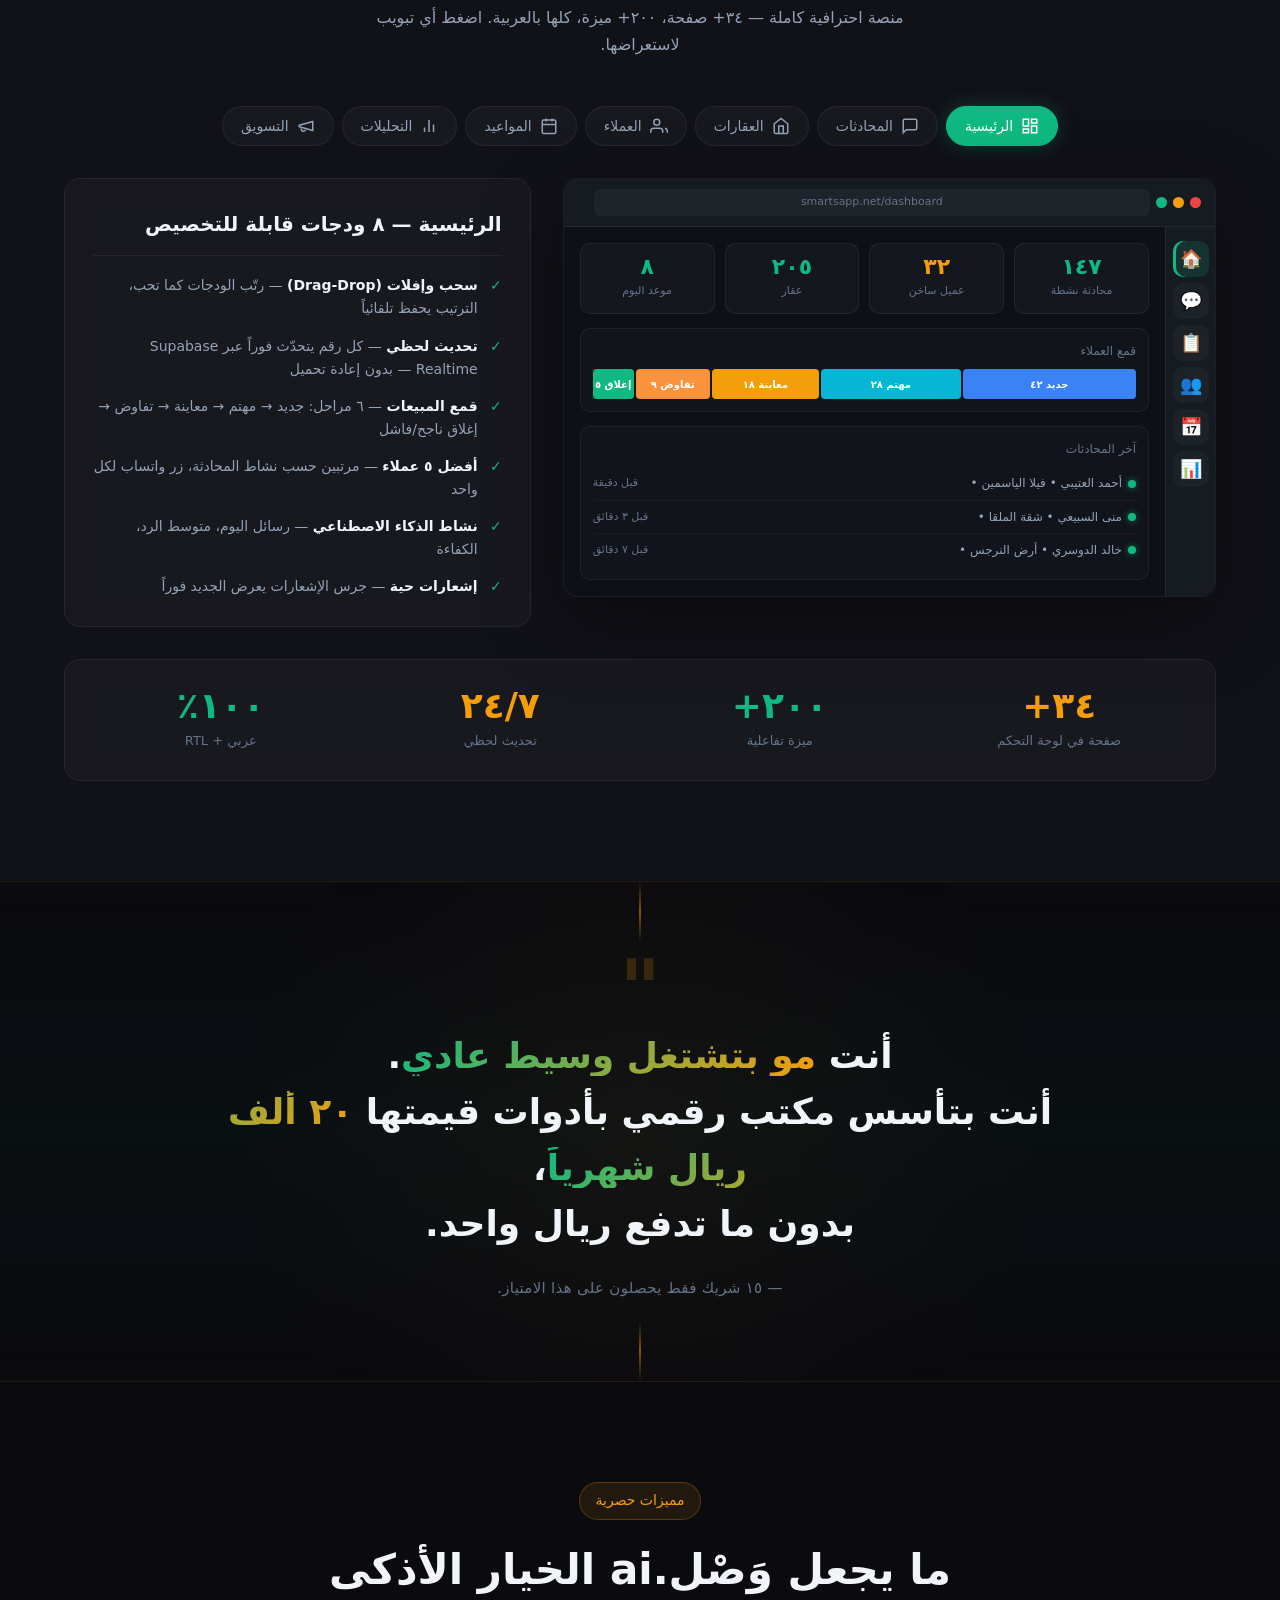
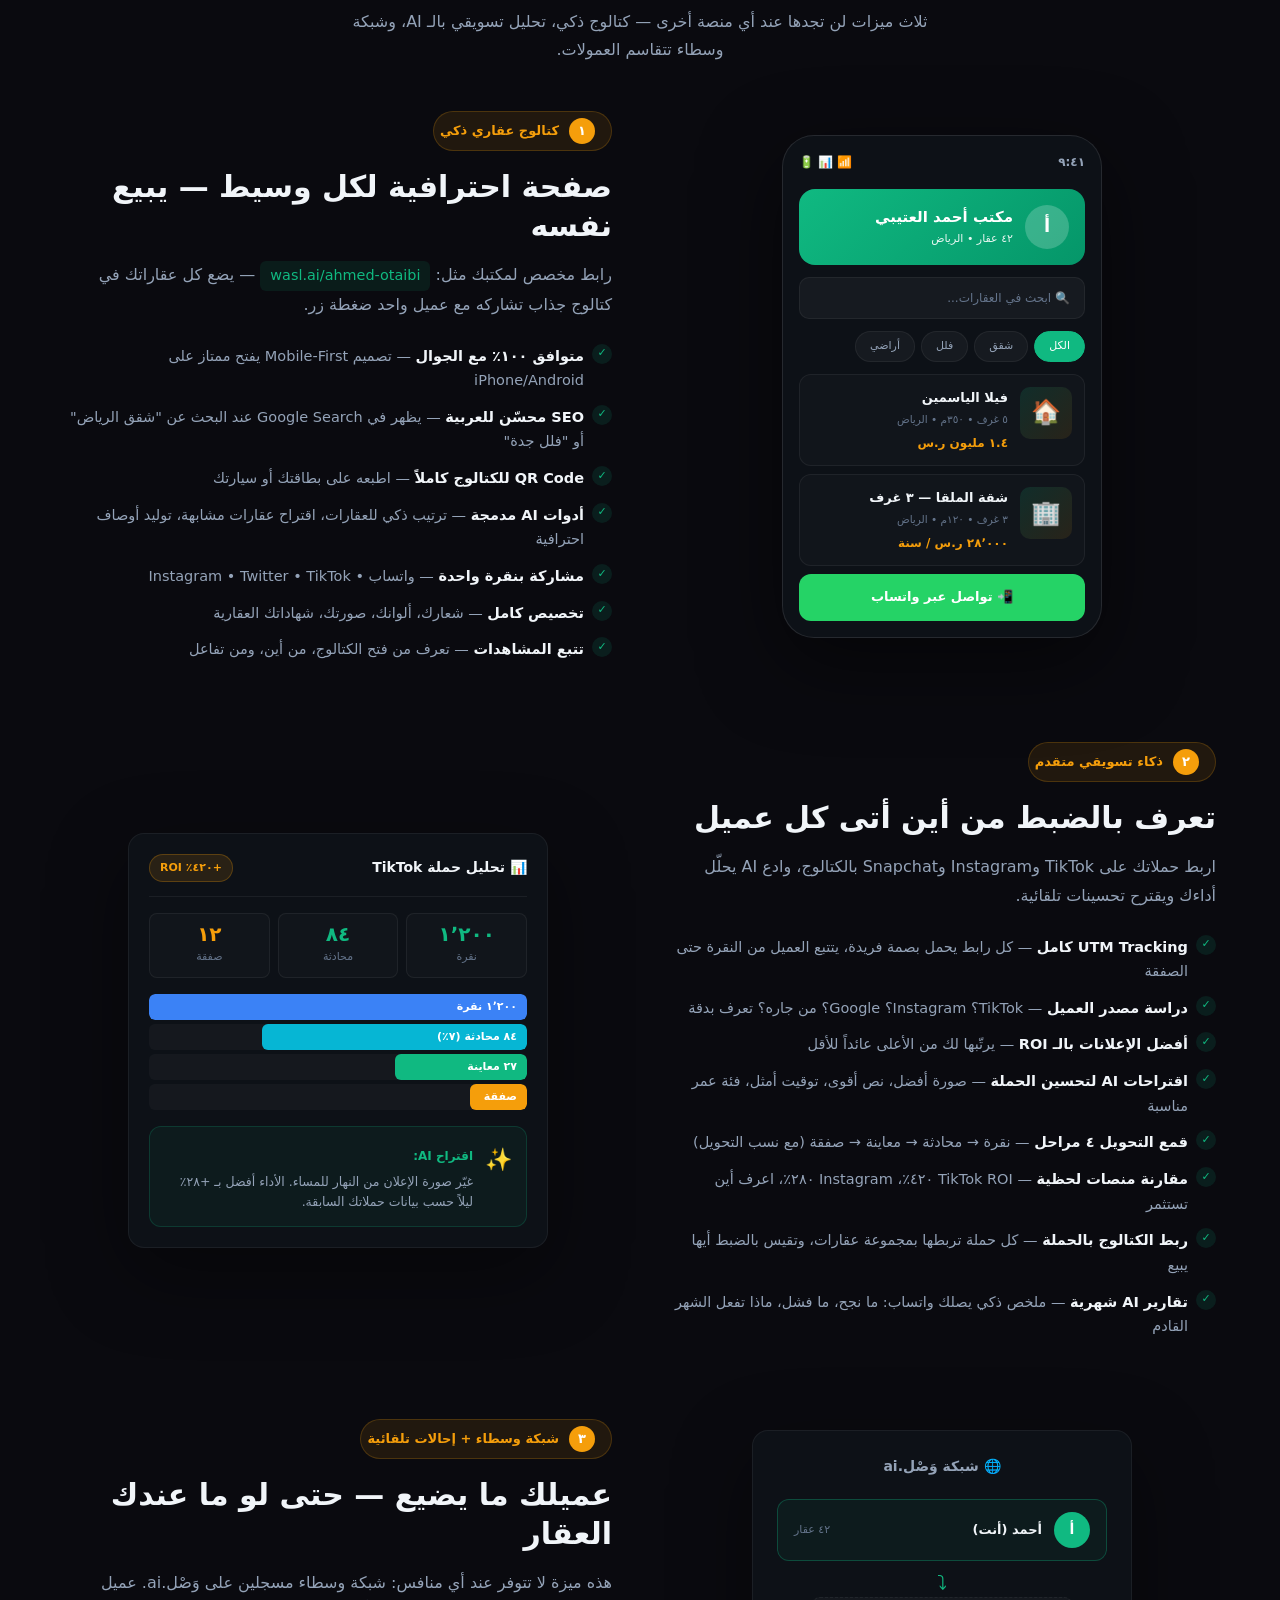
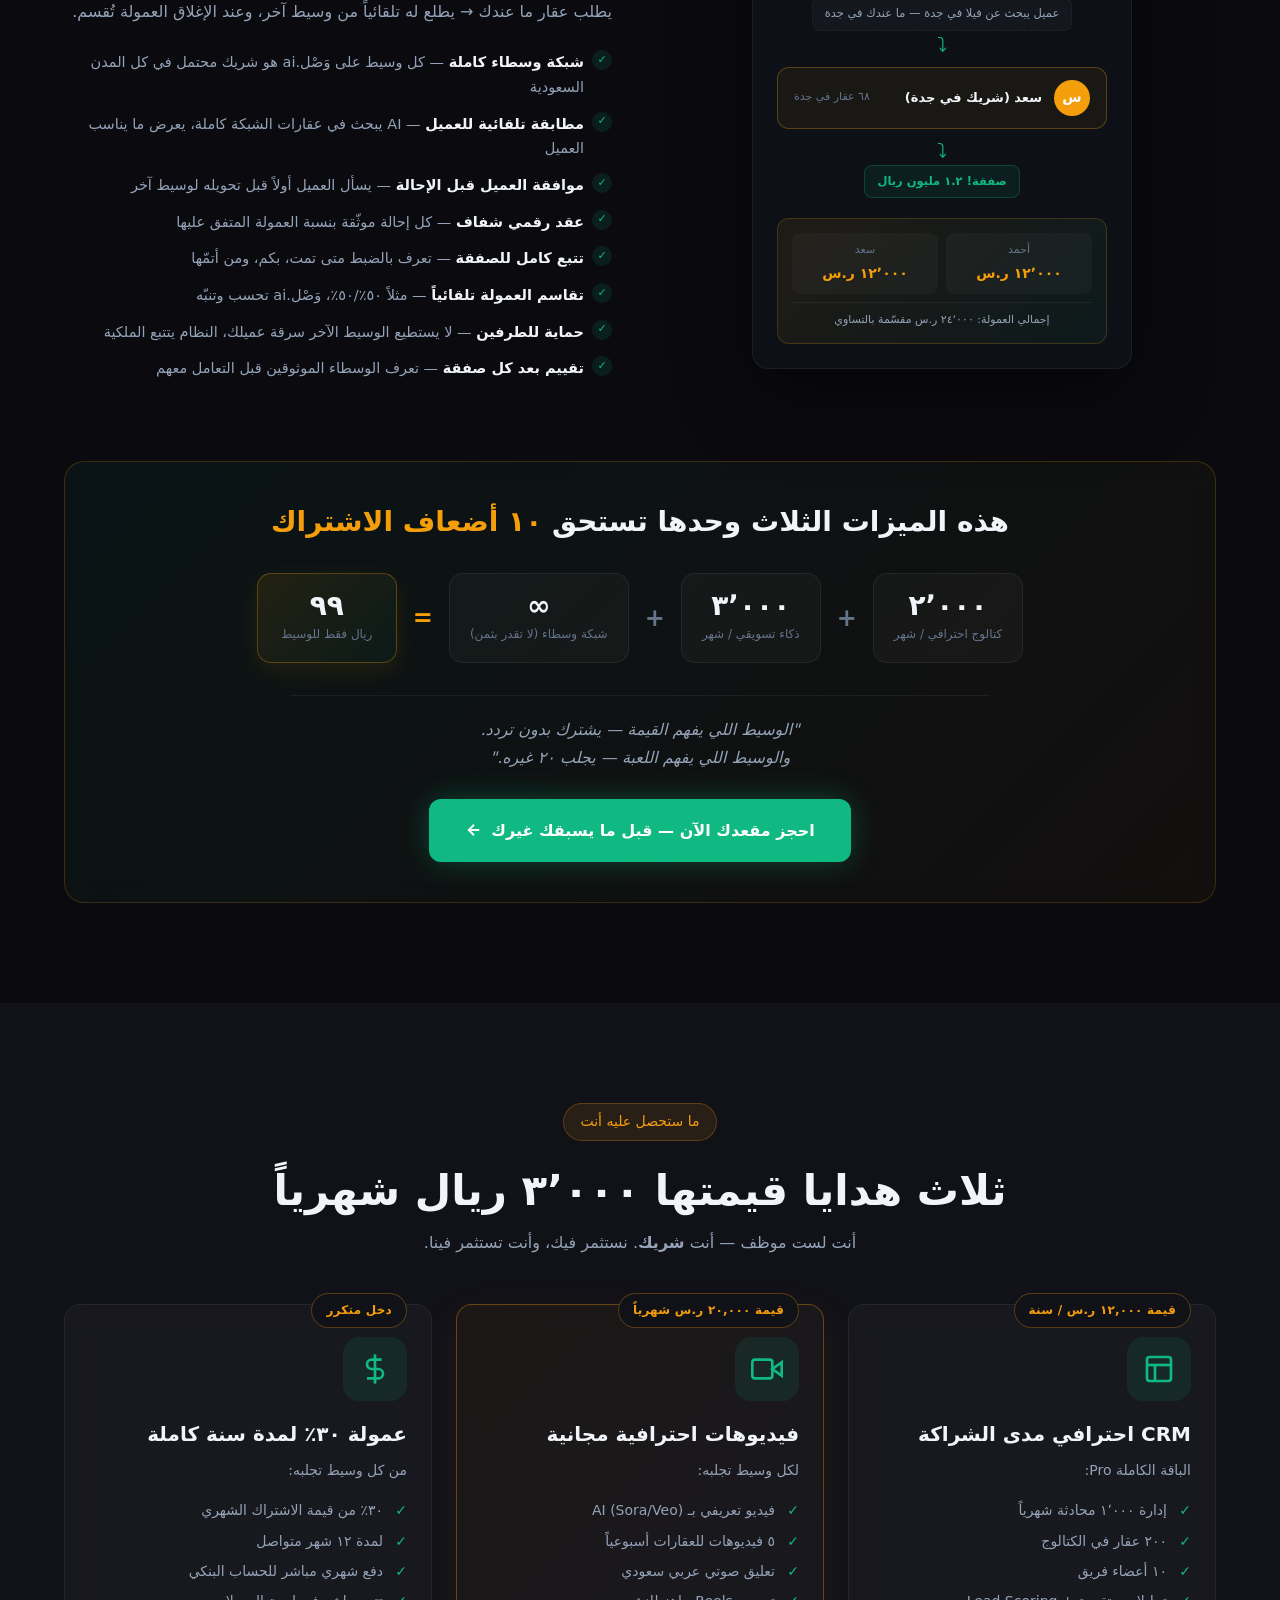
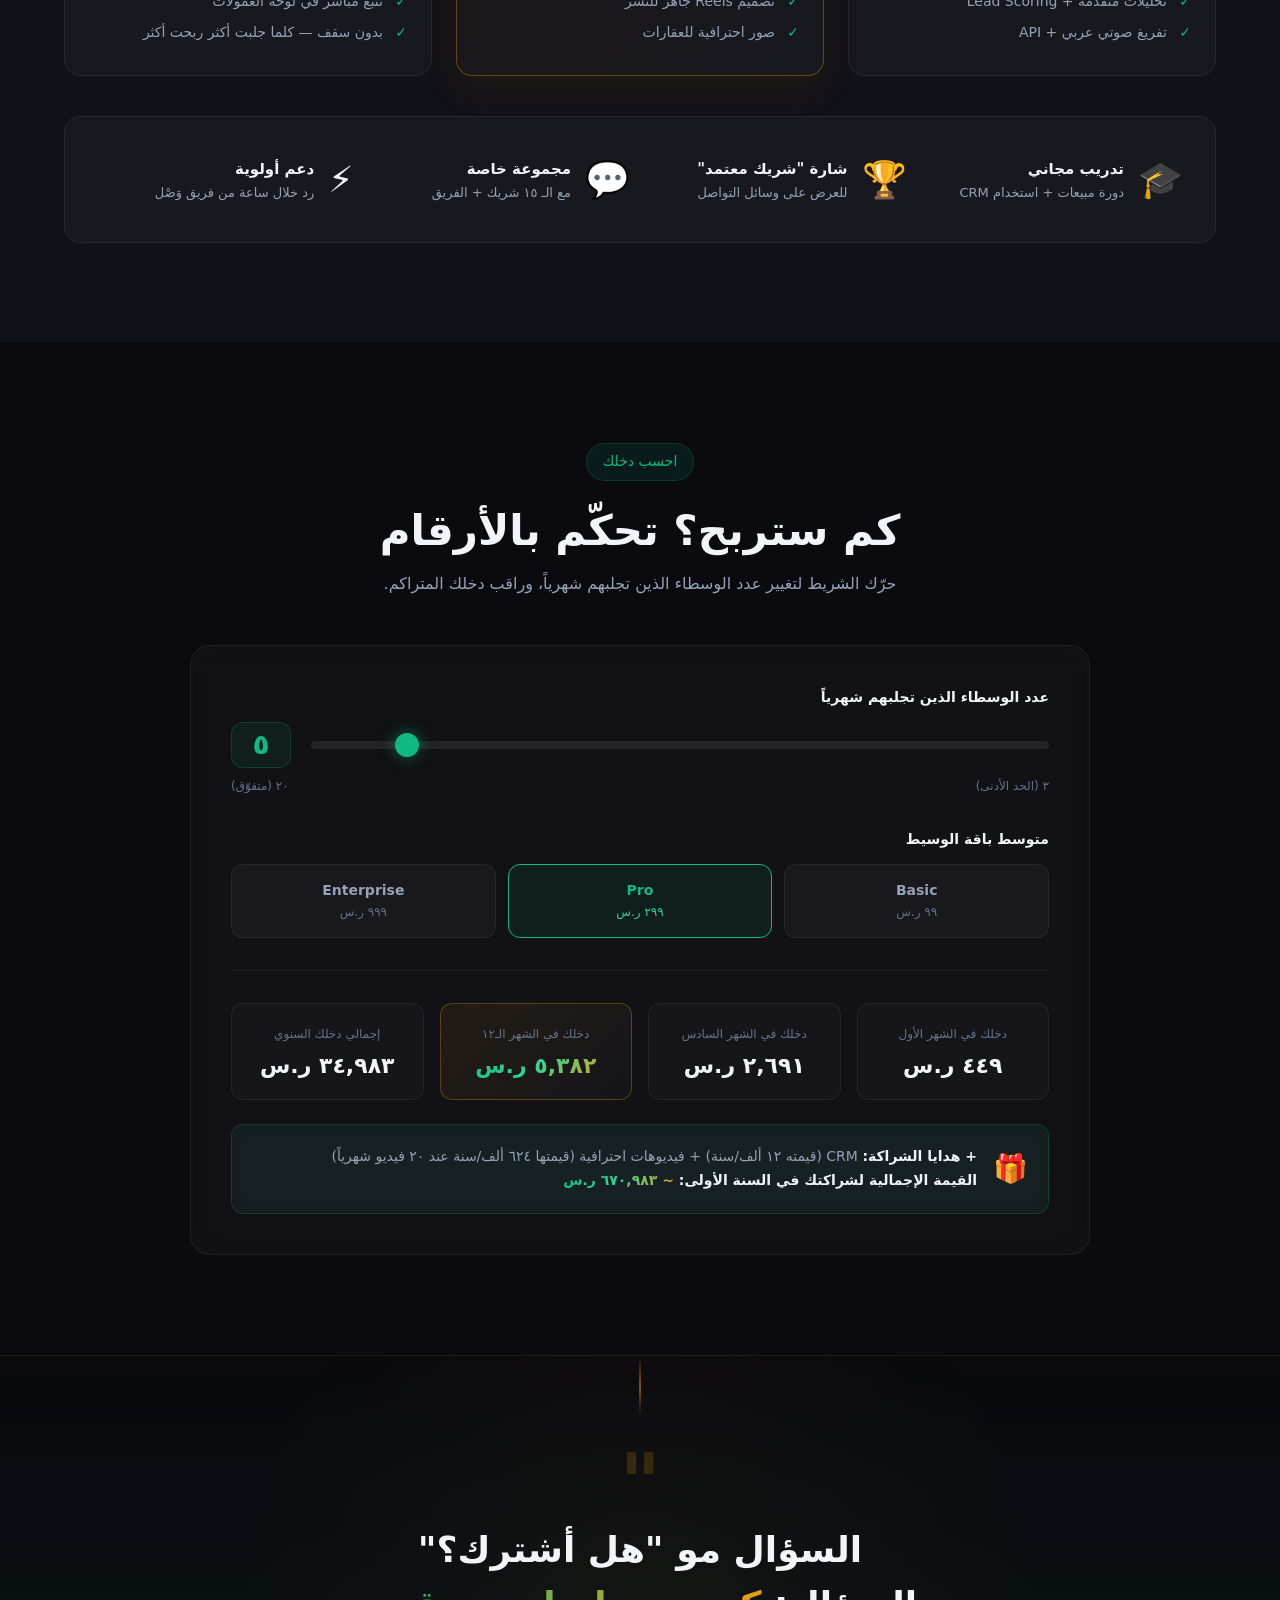
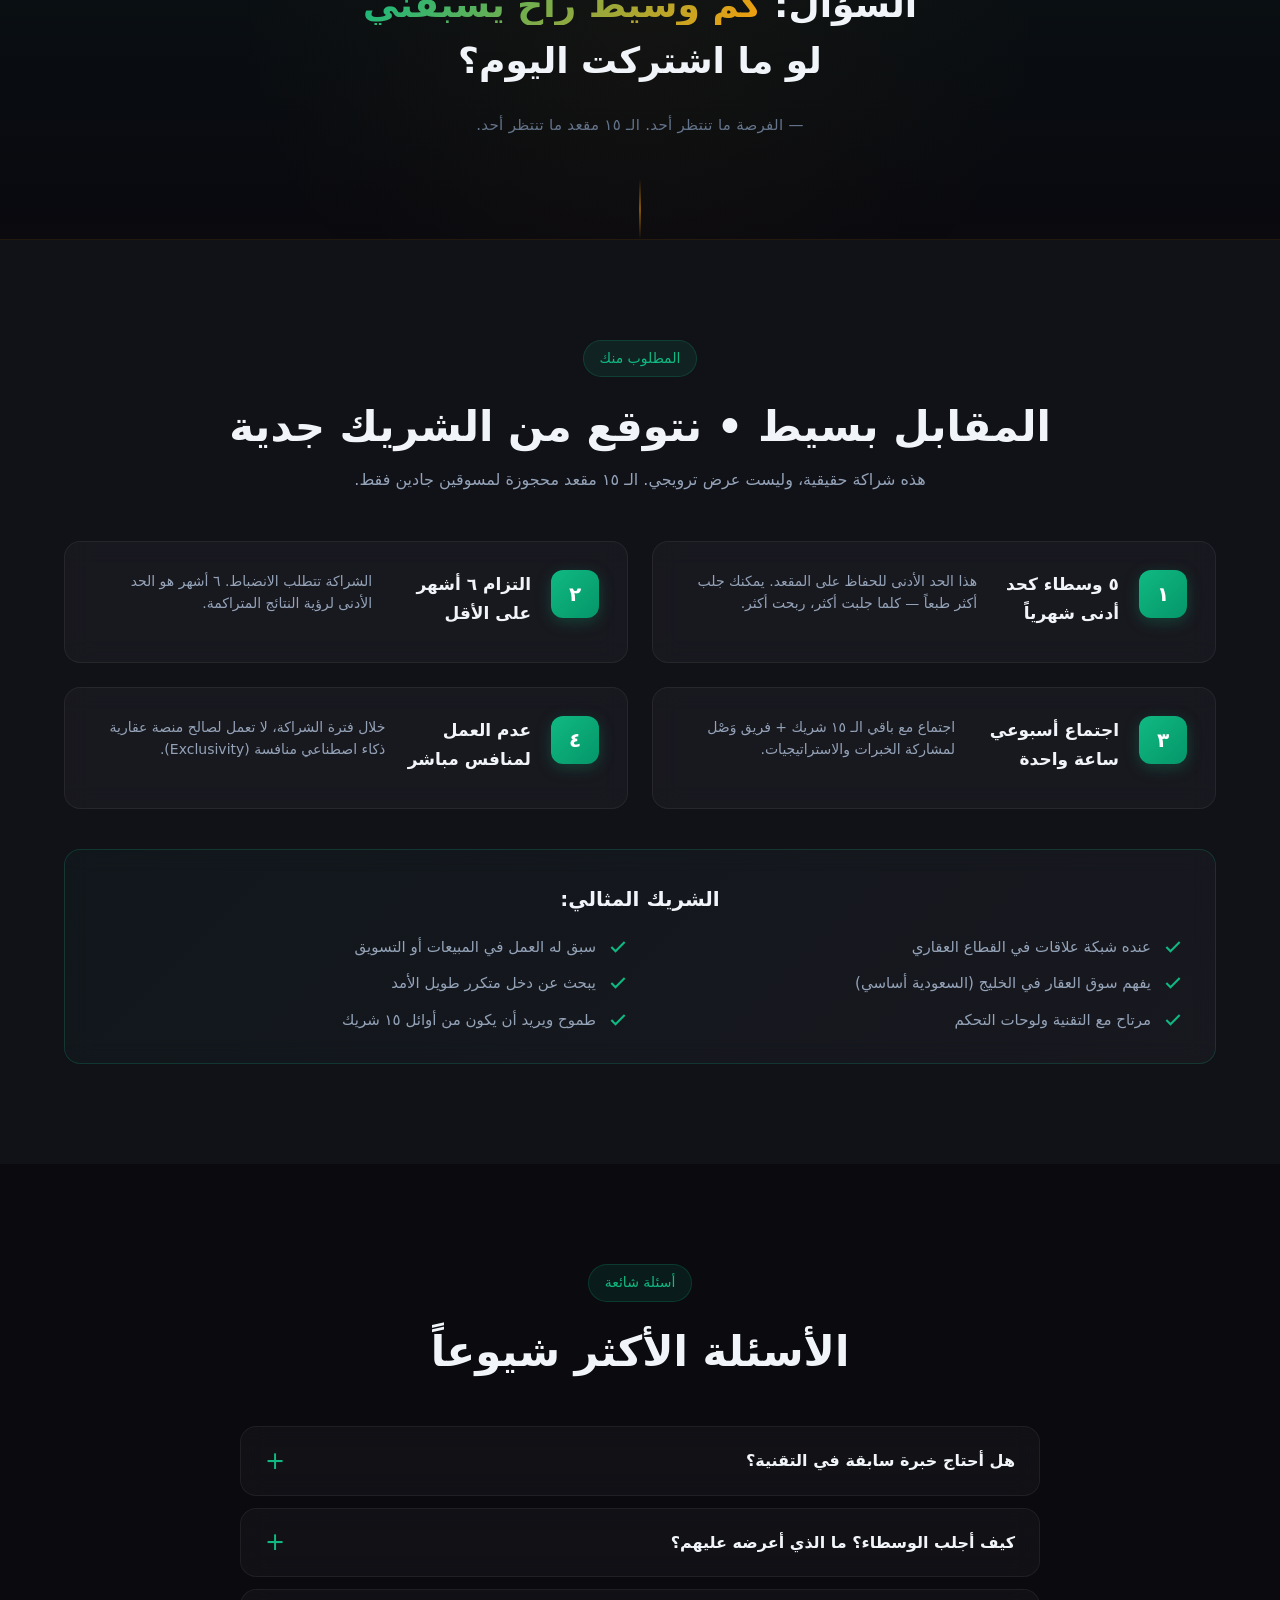
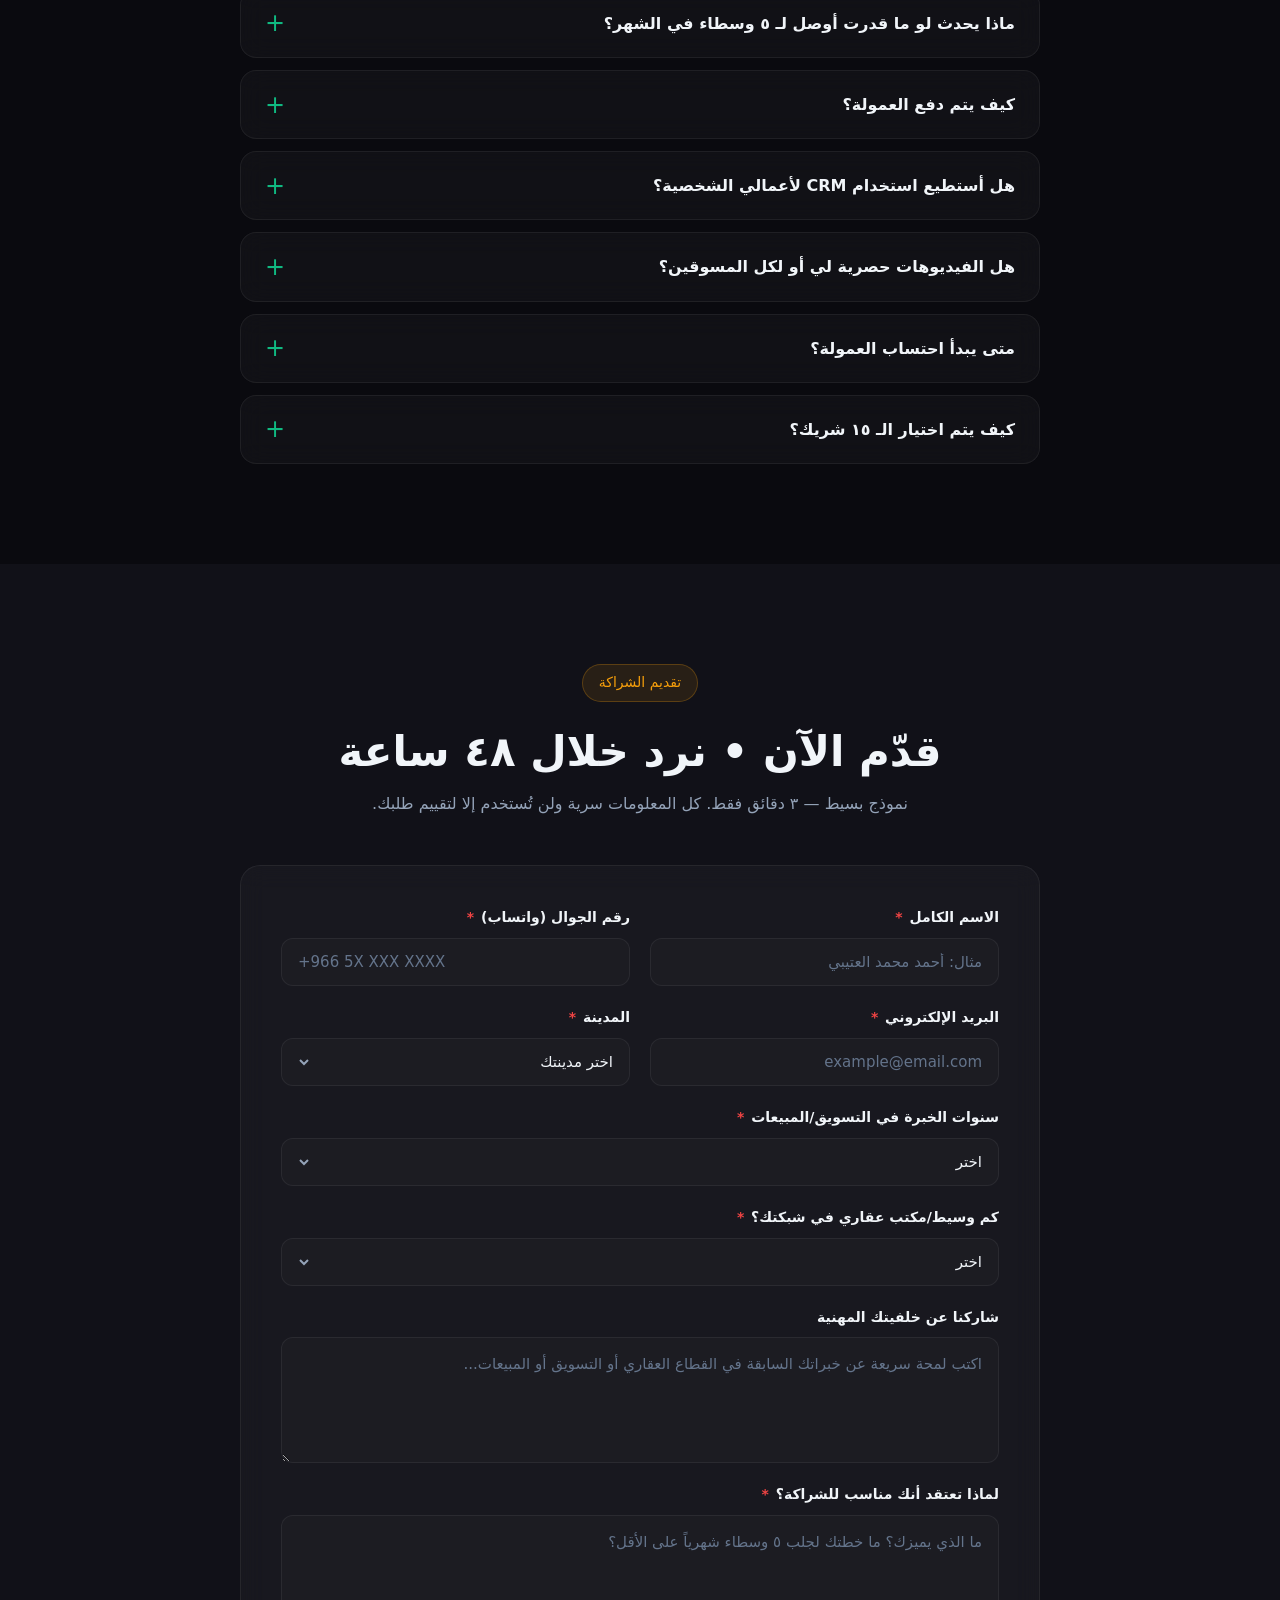
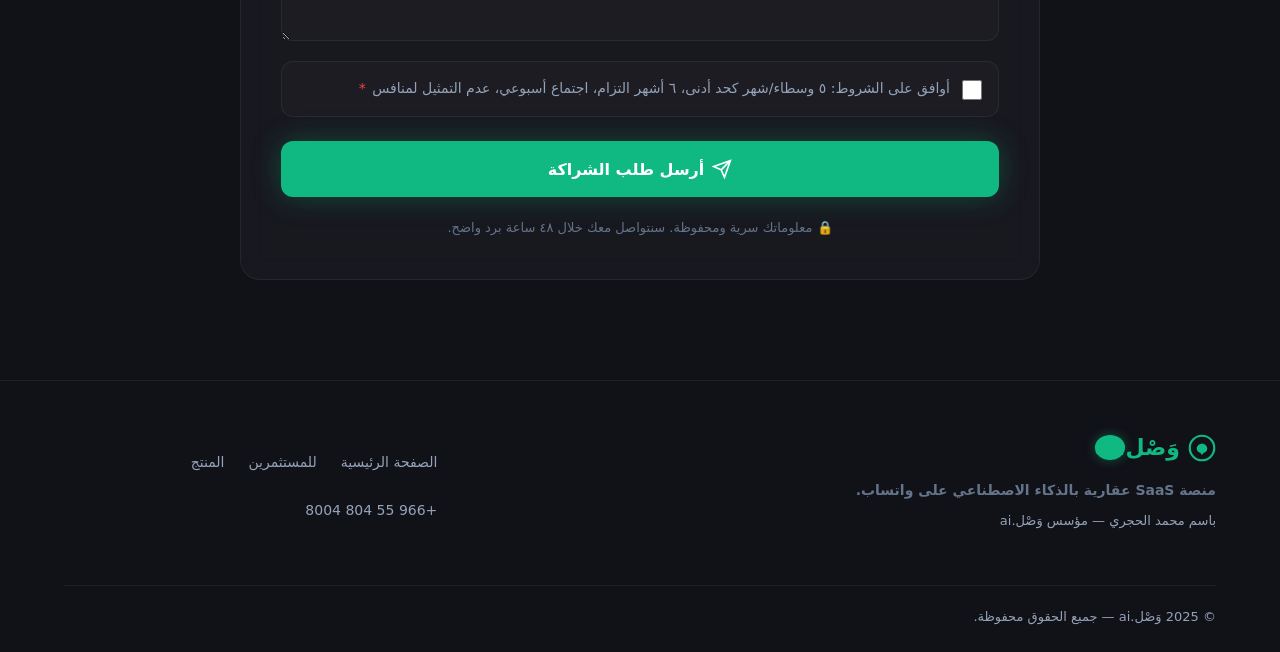
<file: partner.html>
<!DOCTYPE html>
<html lang="ar" dir="rtl">
<head>
  <meta charset="UTF-8">
  <meta name="viewport" content="width=device-width, initial-scale=1.0">
  <meta http-equiv="Content-Security-Policy" content="default-src 'self'; script-src 'self'; style-src 'self' 'unsafe-inline' https://fonts.googleapis.com; font-src 'self' https://fonts.gstatic.com; img-src 'self' data: https:; connect-src 'self' https://smartsapp.net https://*.supabase.co;">
  <title>وَصْل.ai | فرصة شراكة — ١٥ مسوّق فقط بدون راتب</title>
  <meta name="description" content="انضم كشريك مسوّق في وَصْل.ai — احصل على CRM احترافي + فيديوهات احترافية + عمولة 30% من كل وسيط تجلبه. ١٥ مقعد فقط.">
  <meta name="robots" content="index, follow">
  <meta name="theme-color" content="#10b981">

  <!-- Open Graph -->
  <meta property="og:title" content="وَصْل.ai | فرصة شراكة — ١٥ مسوّق فقط بدون راتب">
  <meta property="og:description" content="CRM احترافي + فيديوهات احترافية + عمولة 30% — مقابل جلب وسطاء عقاريين كعملاء. ١٥ مقعد فقط.">
  <meta property="og:type" content="website">
  <meta property="og:image" content="https://smartsapp.net/images/og-cover.svg">
  <meta property="og:locale" content="ar_SA">

  <!-- Favicon -->
  <link rel="icon" href="images/favicon.svg" type="image/svg+xml">

  <!-- Preconnect -->
  <link rel="preconnect" href="https://fonts.googleapis.com">
  <link rel="preconnect" href="https://fonts.gstatic.com" crossorigin>

  <!-- Stylesheet -->
  <link rel="stylesheet" href="css/styles.css">
  <link rel="stylesheet" href="css/pages.css">
</head>
<body>
  <a href="#main-content" class="sr-only">تخطي إلى المحتوى</a>

  <!-- ========== NAVBAR ========== -->
  <header class="navbar" role="banner">
    <div class="container navbar-inner">
      <a href="/" class="navbar-brand" aria-label="وَصْل.ai — الصفحة الرئيسية">
        <svg class="brand-icon" width="32" height="32" viewBox="0 0 32 32" fill="none" aria-hidden="true">
          <circle cx="16" cy="16" r="14" stroke="#10b981" stroke-width="2.5" fill="none"/>
          <path d="M10 16.5C10 13.5 12.5 11 16 11C19.5 11 22 13.5 22 16.5C22 19 20.5 21 18 21.5L16 24L14 21.5C11.5 21 10 19 10 16.5Z" fill="#10b981"/>
          <circle cx="16" cy="16" r="2" fill="#0a0a0f"/>
        </svg>
        <span class="brand-text">وَصْل<span class="brand-dot">.ai</span></span>
      </a>

      <nav class="nav-links" aria-label="التنقل الرئيسي">
        <a href="#product-value">المنتج</a>
        <a href="#exclusive-features">الميزات الحصرية</a>
        <a href="#offer">العرض</a>
        <a href="#calculator">احسب دخلك</a>
        <a href="#apply">قدّم الآن</a>
      </nav>

      <div class="navbar-actions">
        <a href="#apply" class="btn-nav">احجز مقعدك</a>
      </div>

      <button class="menu-toggle" aria-label="فتح القائمة" aria-expanded="false">
        <span class="hamburger-line"></span>
        <span class="hamburger-line"></span>
        <span class="hamburger-line"></span>
      </button>
    </div>

    <nav class="mobile-menu" aria-label="القائمة الجوالة">
      <a href="#product-value">المنتج</a>
      <a href="#offer">العرض</a>
      <a href="#calculator">احسب دخلك</a>
      <a href="#what-you-give">المطلوب منك</a>
      <a href="#faq">أسئلة</a>
      <a href="#apply" class="btn-primary" style="text-align:center;margin-top:16px;">احجز مقعدك</a>
    </nav>
  </header>

  <main id="main-content">

    <!-- ========== HERO ========== -->
    <section id="hero" class="page-hero">
      <div class="container">
        <div class="hero-center">
          <span class="section-badge">
            <svg width="16" height="16" viewBox="0 0 24 24" fill="none" stroke="currentColor" stroke-width="2"><polygon points="13 2 3 14 12 14 11 22 21 10 12 10 13 2"/></svg>
            ١٥ مقعد فقط • نموذج شراكة بدون راتب
          </span>

          <h1 class="hero-title">
            انضم كـ <span class="gradient-text">شريك مسوّق</span><br>
            في وَصْل.ai
          </h1>

          <p class="hero-description hero-description-center">
            <strong class="text-primary">١٥ شريك فقط</strong> يحصلون على CRM بقيمة ١٢ ألف ريال + فيديوهات احترافية + عمولة ٣٠٪ لمدة سنة.<br>
            <span class="hero-emphasis">بعد ما تمتلئ الـ ١٥ — الجولة القادمة تنفتح في ٢٠٢٧.</span>
          </p>

          <div class="hero-buttons hero-buttons-center">
            <a href="#apply" class="btn-primary">
              قدّم الآن — مقعد رقم ١
              <svg width="16" height="16" viewBox="0 0 24 24" fill="none" stroke="currentColor" stroke-width="2.5"><path d="M5 12h14"/><path d="M12 5l7 7-7 7"/></svg>
            </a>
            <a href="#calculator" class="btn-secondary">
              احسب دخلك المتوقع
              <svg width="16" height="16" viewBox="0 0 24 24" fill="none" stroke="currentColor" stroke-width="2"><path d="M6 9l6 6 6-6"/></svg>
            </a>
          </div>

          <div class="seats-counter glass-card">
            <div class="seats-label">المقاعد المتاحة</div>
            <div class="seats-grid">
              <span class="seat available" title="متاح"></span>
              <span class="seat available" title="متاح"></span>
              <span class="seat available" title="متاح"></span>
              <span class="seat available" title="متاح"></span>
              <span class="seat available" title="متاح"></span>
              <span class="seat available" title="متاح"></span>
              <span class="seat available" title="متاح"></span>
              <span class="seat available" title="متاح"></span>
              <span class="seat available" title="متاح"></span>
              <span class="seat available" title="متاح"></span>
              <span class="seat available" title="متاح"></span>
              <span class="seat available" title="متاح"></span>
              <span class="seat available" title="متاح"></span>
              <span class="seat available" title="متاح"></span>
              <span class="seat available" title="متاح"></span>
            </div>
            <div class="seats-status">
              <span class="seats-count gold-text">١٥</span>
              <span>مقعد متاح من أصل ١٥ • كل من يتقدم أولاً يأخذ الأفضلية</span>
            </div>
          </div>
        </div>
      </div>
    </section>

    <!-- ========== POWER QUOTE 1: Problem Hook ========== -->
    <section class="power-quote">
      <div class="container">
        <div class="pq-mark">"</div>
        <p class="power-quote-text">
          في الوقت اللي تقرأ فيه هذا الإعلان،<br>
          منافسك استقبل <em>عميل جديد كل ٣ دقائق</em><br>
          بينما الوسطاء العاديون يردون بعد ٤ ساعات.
        </p>
        <p class="power-quote-author">— الفرق ليس في الذكاء، بل في الأدوات.</p>
      </div>
    </section>

    <!-- ========== PRODUCT VALUE (What You'll Sell to Brokers) ========== -->
    <section id="product-value">
      <div class="container">
        <div class="section-header">
          <span class="section-badge">ما ستبيعه للوسيط</span>
          <h2>منتج لا يُقاوَم — يبيع نفسه</h2>
          <p>كل وسيط تجلبه يحصل على هذه القيمة الضخمة. مهمتك تسهل لأن العرض قوي ومميز.</p>
        </div>

        <!-- 3 Pillar Cards -->
        <div class="value-pillars">
          <!-- Pillar 1: AI Agent -->
          <div class="value-pillar glass-card">
            <div class="pillar-header">
              <div class="pillar-icon">
                <svg width="32" height="32" viewBox="0 0 24 24" fill="none" stroke="currentColor" stroke-width="2"><path d="M21 11.5a8.38 8.38 0 01-.9 3.8 8.5 8.5 0 01-7.6 4.7 8.38 8.38 0 01-3.8-.9L3 21l1.9-5.7a8.38 8.38 0 01-.9-3.8 8.5 8.5 0 014.7-7.6 8.38 8.38 0 013.8-.9h.5a8.48 8.48 0 018 8v.5z"/></svg>
              </div>
              <div>
                <span class="pillar-label">١</span>
                <h3>وكيل مبيعات ذكي ٢٤/٧</h3>
                <p class="pillar-tagline">يبيع وقتك ما وقتك يبيع</p>
              </div>
            </div>
            <ul class="pillar-list">
              <li><span class="check">✓</span> بوت واتساب يفهم اللهجة السعودية بالكامل</li>
              <li><span class="check">✓</span> يرد فوراً على العملاء — لا تأخير، لا فرص ضائعة</li>
              <li><span class="check">✓</span> يأهل كل عميل تلقائياً (Lead Scoring)</li>
              <li><span class="check">✓</span> يحجز المعاينات بدون تدخل بشري</li>
              <li><span class="check">✓</span> يفرّغ الرسائل الصوتية عربي → نص</li>
              <li><span class="check">✓</span> ٥ وكلاء متخصصين (مبيعات/تأهيل/مواعيد/دعم/صوت)</li>
              <li><span class="check">✓</span> يطابق العقارات بالعملاء بـ Semantic Search</li>
            </ul>
          </div>

          <!-- Pillar 2: Dashboard -->
          <div class="value-pillar glass-card">
            <div class="pillar-header">
              <div class="pillar-icon">
                <svg width="32" height="32" viewBox="0 0 24 24" fill="none" stroke="currentColor" stroke-width="2"><rect x="3" y="3" width="7" height="9"/><rect x="14" y="3" width="7" height="5"/><rect x="14" y="12" width="7" height="9"/><rect x="3" y="16" width="7" height="5"/></svg>
              </div>
              <div>
                <span class="pillar-label">٢</span>
                <h3>لوحة تحكم متكاملة</h3>
                <p class="pillar-tagline">كل أعمالك في مكان واحد</p>
              </div>
            </div>
            <ul class="pillar-list">
              <li><span class="check">✓</span> إدارة عقارات احترافية — ١٦٥+ حقل بيانات</li>
              <li><span class="check">✓</span> محادثات حية + سجل كامل لكل عميل</li>
              <li><span class="check">✓</span> تصنيف عملاء تلقائي: ساخن / دافئ / بارد</li>
              <li><span class="check">✓</span> تحليلات أداء لحظية + تقارير شهرية</li>
              <li><span class="check">✓</span> إدارة فريق (حتى ١٠ أعضاء بصلاحيات مختلفة)</li>
              <li><span class="check">✓</span> توزيع ذكي للعملاء على المسوقين</li>
              <li><span class="check">✓</span> تتبع رحلة العميل من أول رسالة لصفقة الإغلاق</li>
              <li><span class="check">✓</span> دعم خرائط Google + رفع صور وفيديوهات</li>
            </ul>
          </div>

          <!-- Pillar 3: Video Package (HIGHLIGHTED) -->
          <div class="value-pillar glass-card highlight">
            <div class="pillar-header">
              <div class="pillar-icon gold">
                <svg width="32" height="32" viewBox="0 0 24 24" fill="none" stroke="currentColor" stroke-width="2"><polygon points="23 7 16 12 23 17 23 7"/><rect x="1" y="5" width="15" height="14" rx="2"/></svg>
              </div>
              <div>
                <span class="pillar-label gold">٣</span>
                <h3>٢٠ فيديو احترافي شهرياً</h3>
                <p class="pillar-tagline gold-text">قيمة ٨٬٠٠٠ ر.س — مجاناً</p>
              </div>
            </div>
            <ul class="pillar-list">
              <li><span class="check gold">✓</span> فيديو تعريفي بالوسيط (Sora 2 / Veo 3)</li>
              <li><span class="check gold">✓</span> ٥ فيديوهات أسبوعياً للعقارات</li>
              <li><span class="check gold">✓</span> صور احترافية بالـ AI (Flux Pro)</li>
              <li><span class="check gold">✓</span> تعليق صوتي عربي سعودي (ElevenLabs)</li>
              <li><span class="check gold">✓</span> Reels جاهزة لـ TikTok و Instagram</li>
              <li><span class="check gold">✓</span> شعار وعلامة الوسيط في كل فيديو</li>
              <li><span class="check gold">✓</span> سيناريوهات بيعية مكتوبة احترافياً</li>
              <li><span class="check gold">✓</span> QR codes للعقارات + بروشورات PDF</li>
            </ul>
          </div>
        </div>

        <!-- Comparison Strip -->
        <div class="comparison-strip glass-card">
          <h3>مقارنة سريعة — لماذا الوسيط لن يرفض؟</h3>
          <div class="comparison-grid">
            <div class="comparison-col compare-old">
              <h4>الوضع الحالي للوسيط</h4>
              <ul>
                <li>❌ يرد على رسائل واتساب بنفسه ١٦ ساعة يومياً</li>
                <li>❌ يدفع لمصمم فيديوهات ٢٬٠٠٠ ر.س لكل فيديو</li>
                <li>❌ بياناته مشتتة بين Excel و واتساب شخصي</li>
                <li>❌ يخسر ٤٠٪ من العملاء بسبب التأخر</li>
                <li>❌ ما يقدر يميّز العميل الجاد من المتفرج</li>
                <li>❌ يصور العقارات بالموبايل ويعدّل بنفسه</li>
              </ul>
              <div class="compare-cost red">التكلفة الشهرية: <strong>٥٬٠٠٠+ ر.س</strong> (وقت + موظفين + تصميم)</div>
            </div>

            <div class="comparison-arrow">
              <svg width="40" height="40" viewBox="0 0 24 24" fill="none" stroke="#10b981" stroke-width="2"><path d="M5 12h14"/><path d="M12 5l-7 7 7 7"/></svg>
            </div>

            <div class="comparison-col compare-new">
              <h4>الوضع مع وَصْل.ai</h4>
              <ul>
                <li>✅ AI يرد فوراً ٢٤/٧ — صفر تأخير</li>
                <li>✅ ٢٠ فيديو احترافي شهرياً مجاناً</li>
                <li>✅ كل البيانات في لوحة تحكم احترافية واحدة</li>
                <li>✅ يأهل ويصنّف العملاء تلقائياً</li>
                <li>✅ يعرف العميل الجاد فور المحادثة الأولى</li>
                <li>✅ صور وفيديوهات بجودة سينمائية بالـ AI</li>
              </ul>
              <div class="compare-cost green">التكلفة الشهرية: <strong>٢٩٩ ر.س فقط</strong> (يوفر ٤٬٧٠٠+ ر.س)</div>
            </div>
          </div>
        </div>

        <!-- Bottom CTA Strip -->
        <div class="value-cta">
          <h3>كل وسيط يرى هذه المقارنة — يشترك في الحال</h3>
          <p>مهمتك سهلة: عرّفه بالمنتج، اعرض الأرقام، وَصْل.ai تتكفّل بالباقي.</p>
        </div>
      </div>
    </section>

    <!-- ========== DASHBOARD TOUR ========== -->
    <section id="dashboard-tour" class="section-alt">
      <div class="container">
        <div class="section-header">
          <span class="section-badge">جولة في لوحة التحكم</span>
          <h2>ما يراه الوسيط فعلياً عند الدخول</h2>
          <p>منصة احترافية كاملة — ٣٤+ صفحة، ٢٠٠+ ميزة، كلها بالعربية. اضغط أي تبويب لاستعراضها.</p>
        </div>

        <!-- Tab Buttons -->
        <div class="dash-tabs" role="tablist">
          <button class="dash-tab active" data-dash-tab="home" type="button">
            <svg width="18" height="18" viewBox="0 0 24 24" fill="none" stroke="currentColor" stroke-width="2"><rect x="3" y="3" width="7" height="9"/><rect x="14" y="3" width="7" height="5"/><rect x="14" y="12" width="7" height="9"/><rect x="3" y="16" width="7" height="5"/></svg>
            الرئيسية
          </button>
          <button class="dash-tab" data-dash-tab="conversations" type="button">
            <svg width="18" height="18" viewBox="0 0 24 24" fill="none" stroke="currentColor" stroke-width="2"><path d="M21 15a2 2 0 01-2 2H7l-4 4V5a2 2 0 012-2h14a2 2 0 012 2z"/></svg>
            المحادثات
          </button>
          <button class="dash-tab" data-dash-tab="properties" type="button">
            <svg width="18" height="18" viewBox="0 0 24 24" fill="none" stroke="currentColor" stroke-width="2"><path d="M3 9l9-7 9 7v11a2 2 0 01-2 2H5a2 2 0 01-2-2z"/><polyline points="9 22 9 12 15 12 15 22"/></svg>
            العقارات
          </button>
          <button class="dash-tab" data-dash-tab="leads" type="button">
            <svg width="18" height="18" viewBox="0 0 24 24" fill="none" stroke="currentColor" stroke-width="2"><path d="M17 21v-2a4 4 0 00-4-4H5a4 4 0 00-4 4v2"/><circle cx="9" cy="7" r="4"/><path d="M23 21v-2a4 4 0 00-3-3.87"/></svg>
            العملاء
          </button>
          <button class="dash-tab" data-dash-tab="appointments" type="button">
            <svg width="18" height="18" viewBox="0 0 24 24" fill="none" stroke="currentColor" stroke-width="2"><rect x="3" y="4" width="18" height="18" rx="2"/><line x1="16" y1="2" x2="16" y2="6"/><line x1="8" y1="2" x2="8" y2="6"/><line x1="3" y1="10" x2="21" y2="10"/></svg>
            المواعيد
          </button>
          <button class="dash-tab" data-dash-tab="analytics" type="button">
            <svg width="18" height="18" viewBox="0 0 24 24" fill="none" stroke="currentColor" stroke-width="2"><path d="M18 20V10"/><path d="M12 20V4"/><path d="M6 20v-6"/></svg>
            التحليلات
          </button>
          <button class="dash-tab" data-dash-tab="marketing" type="button">
            <svg width="18" height="18" viewBox="0 0 24 24" fill="none" stroke="currentColor" stroke-width="2"><path d="M3 11l18-5v12L3 13z"/><path d="M11.6 16.8a3 3 0 11-5.8-1.6"/></svg>
            التسويق
          </button>
        </div>

        <!-- Tab Panels -->
        <div class="dash-content">

          <!-- HOME PANEL -->
          <div class="dash-panel active" data-dash-panel="home">
            <div class="dash-mockup">
              <div class="dash-window">
                <div class="dash-titlebar"><span class="dot red"></span><span class="dot amber"></span><span class="dot green"></span><span class="dash-url">smartsapp.net/dashboard</span></div>
                <div class="dash-body">
                  <div class="dash-sidebar">
                    <div class="dash-nav-item active">🏠</div>
                    <div class="dash-nav-item">💬</div>
                    <div class="dash-nav-item">📋</div>
                    <div class="dash-nav-item">👥</div>
                    <div class="dash-nav-item">📅</div>
                    <div class="dash-nav-item">📊</div>
                  </div>
                  <div class="dash-main">
                    <div class="dash-kpi-grid">
                      <div class="dash-kpi"><span class="kpi-num">١٤٧</span><span class="kpi-label">محادثة نشطة</span></div>
                      <div class="dash-kpi"><span class="kpi-num gold">٣٢</span><span class="kpi-label">عميل ساخن</span></div>
                      <div class="dash-kpi"><span class="kpi-num">٢٠٥</span><span class="kpi-label">عقار</span></div>
                      <div class="dash-kpi"><span class="kpi-num">٨</span><span class="kpi-label">موعد اليوم</span></div>
                    </div>
                    <div class="dash-funnel">
                      <div class="funnel-title">قمع العملاء</div>
                      <div class="funnel-bar"><div class="funnel-stage" style="flex:5;background:#3b82f6;">جديد ٤٢</div><div class="funnel-stage" style="flex:4;background:#06b6d4;">مهتم ٢٨</div><div class="funnel-stage" style="flex:3;background:#f59e0b;">معاينة ١٨</div><div class="funnel-stage" style="flex:2;background:#fb923c;">تفاوض ٩</div><div class="funnel-stage" style="flex:1;background:#10b981;">إغلاق ٥</div></div>
                    </div>
                    <div class="dash-list">
                      <div class="dash-list-title">آخر المحادثات</div>
                      <div class="dash-row"><span class="dot-online"></span>أحمد العتيبي • فيلا الياسمين • <span class="time">قبل دقيقة</span></div>
                      <div class="dash-row"><span class="dot-online"></span>منى السبيعي • شقة الملقا • <span class="time">قبل ٣ دقائق</span></div>
                      <div class="dash-row"><span class="dot-online"></span>خالد الدوسري • أرض النرجس • <span class="time">قبل ٧ دقائق</span></div>
                    </div>
                  </div>
                </div>
              </div>
            </div>
            <div class="dash-features">
              <h3>الرئيسية — ٨ ودجات قابلة للتخصيص</h3>
              <ul class="feat-list">
                <li><strong>سحب وإفلات (Drag-Drop)</strong> — رتّب الودجات كما تحب، الترتيب يحفظ تلقائياً</li>
                <li><strong>تحديث لحظي</strong> — كل رقم يتحدّث فوراً عبر Supabase Realtime — بدون إعادة تحميل</li>
                <li><strong>قمع المبيعات</strong> — ٦ مراحل: جديد → مهتم → معاينة → تفاوض → إغلاق ناجح/فاشل</li>
                <li><strong>أفضل ٥ عملاء</strong> — مرتبين حسب نشاط المحادثة، زر واتساب لكل واحد</li>
                <li><strong>نشاط الذكاء الاصطناعي</strong> — رسائل اليوم، متوسط الرد، الكفاءة</li>
                <li><strong>إشعارات حية</strong> — جرس الإشعارات يعرض الجديد فوراً</li>
              </ul>
            </div>
          </div>

          <!-- CONVERSATIONS PANEL -->
          <div class="dash-panel" data-dash-panel="conversations">
            <div class="dash-mockup">
              <div class="dash-window">
                <div class="dash-titlebar"><span class="dot red"></span><span class="dot amber"></span><span class="dot green"></span><span class="dash-url">smartsapp.net/dashboard/conversations</span></div>
                <div class="dash-body">
                  <div class="dash-conv-list">
                    <div class="dash-conv-item active"><div class="conv-avatar">أ</div><div class="conv-info"><div class="conv-name">أحمد العتيبي <span class="badge-mini gold">١</span></div><div class="conv-preview">أبي شقة في الملقا</div></div></div>
                    <div class="dash-conv-item"><div class="conv-avatar">م</div><div class="conv-info"><div class="conv-name">منى السبيعي</div><div class="conv-preview">متى المعاينة؟</div></div></div>
                    <div class="dash-conv-item"><div class="conv-avatar">خ</div><div class="conv-info"><div class="conv-name">خالد الدوسري</div><div class="conv-preview">شكراً</div></div></div>
                    <div class="dash-conv-item"><div class="conv-avatar">ن</div><div class="conv-info"><div class="conv-name">نورة القحطاني</div><div class="conv-preview">🎤 صوتي</div></div></div>
                  </div>
                  <div class="dash-conv-window">
                    <div class="conv-header"><div class="conv-avatar">أ</div><div><div class="conv-hdr-name">أحمد العتيبي</div><div class="conv-hdr-status"><span class="dot-online"></span>AI نشط</div></div><div class="bot-toggle"><span class="toggle-on">AI</span></div></div>
                    <div class="conv-msgs">
                      <div class="msg-mini msg-user">أبي شقة ٣ غرف بحي الملقا</div>
                      <div class="msg-mini msg-bot">وجدت لك ٣ خيارات:<br>1️⃣ شقة الملقا — ٢٨ ألف<br>2️⃣ شقة النرجس — ٣٢ ألف<br>3️⃣ شقة العارض — ٢٥ ألف</div>
                      <div class="msg-mini msg-user">الأولى 👍</div>
                      <div class="msg-mini msg-bot">✅ حجزت معاينة الأحد ٣م</div>
                    </div>
                  </div>
                </div>
              </div>
            </div>
            <div class="dash-features">
              <h3>المحادثات — صندوق وارد واتساب احترافي</h3>
              <ul class="feat-list">
                <li><strong>صندوق وارد موحّد</strong> — كل محادثات الواتساب في مكان واحد، مع بحث وفلاتر</li>
                <li><strong>تدخّل يدوي</strong> — أوقف الـ AI لأي محادثة وتولّاها بنفسك بضغطة زر</li>
                <li><strong>سجل كامل</strong> — كل رسالة محفوظة، بحث في المحتوى، تصدير</li>
                <li><strong>تصنيف بالعلامات (Tags)</strong> — صنّف المحادثات (ساخن، متابعة، VIP)</li>
                <li><strong>ملاحظات داخلية</strong> — ملاحظات سرّية لا يراها العميل</li>
                <li><strong>رسائل صوتية مفرّغة</strong> — كل رسالة صوتية تُحوّل لنص بالعربي السعودي تلقائياً</li>
              </ul>
            </div>
          </div>

          <!-- PROPERTIES PANEL -->
          <div class="dash-panel" data-dash-panel="properties">
            <div class="dash-mockup">
              <div class="dash-window">
                <div class="dash-titlebar"><span class="dot red"></span><span class="dot amber"></span><span class="dot green"></span><span class="dash-url">smartsapp.net/dashboard/properties</span></div>
                <div class="dash-body">
                  <div class="dash-main full">
                    <div class="dash-toolbar"><span class="dash-search">🔍 بحث في ٢٠٥ عقار</span><span class="dash-btn">+ إضافة عقار</span><span class="dash-btn">↑ استيراد CSV</span></div>
                    <div class="dash-table">
                      <div class="dash-tr dash-th"><span>العقار</span><span>المدينة</span><span>السعر</span><span>الحالة</span></div>
                      <div class="dash-tr"><span>🏠 فيلا حي الياسمين</span><span>الرياض</span><span>١.٤ مليون</span><span class="badge-status green">متاح</span></div>
                      <div class="dash-tr"><span>🏢 شقة الملقا — ٣ غرف</span><span>الرياض</span><span>٢٨٬٠٠٠</span><span class="badge-status amber">محجوز</span></div>
                      <div class="dash-tr"><span>🏘️ دوبلكس النرجس</span><span>الرياض</span><span>١.١ مليون</span><span class="badge-status green">متاح</span></div>
                      <div class="dash-tr"><span>🏗️ أرض تجارية الدمام</span><span>الدمام</span><span>٣ مليون</span><span class="badge-status gray">مباع</span></div>
                      <div class="dash-tr"><span>🏖️ استراحة الخبر</span><span>الخبر</span><span>٤٥٠٬٠٠٠</span><span class="badge-status green">متاح</span></div>
                    </div>
                  </div>
                </div>
              </div>
            </div>
            <div class="dash-features">
              <h3>العقارات — كتالوج احترافي</h3>
              <ul class="feat-list">
                <li><strong>١٢ نوع عقار</strong> — فيلا، شقة، دوبلكس، أرض، عمارة، مكتب، محل، مزرعة، استراحة...</li>
                <li><strong>١٦٥+ حقل بيانات</strong> — حقول ديناميكية حسب نوع العقار (مساحة الأرض، عدد الأدوار، الواجهة...)</li>
                <li><strong>استيراد/تصدير CSV</strong> — ارفع ١٬٠٠٠ عقار دفعة واحدة، تصدير بـ UTF-8 يفتح بـ Excel عربي</li>
                <li><strong>صور وفيديوهات</strong> — حتى ٢٠ صورة لكل عقار، روابط فيديو خارجية، جولات افتراضية</li>
                <li><strong>إحداثيات GPS</strong> — موقع العقار على الخريطة، فلترة بالمدينة والحي</li>
                <li><strong>QR Code تلقائي</strong> — كل عقار له QR قابل للطباعة على البروشورات</li>
                <li><strong>سير عمل الحالة</strong> — متاح → محجوز → مباع، مع سجل كامل (audit log)</li>
              </ul>
            </div>
          </div>

          <!-- LEADS PANEL -->
          <div class="dash-panel" data-dash-panel="leads">
            <div class="dash-mockup">
              <div class="dash-window">
                <div class="dash-titlebar"><span class="dot red"></span><span class="dot amber"></span><span class="dot green"></span><span class="dash-url">smartsapp.net/dashboard/leads</span></div>
                <div class="dash-body">
                  <div class="dash-main full">
                    <div class="dash-stats-row"><div class="stat-pill red">⚠️ ٣ تجاوزات SLA</div><div class="stat-pill gold">🔥 ٣٢ ساخن</div><div class="stat-pill blue">🆕 ١٤ جديد</div><div class="stat-pill gray">⏳ ٧ غير مُسند</div></div>
                    <div class="dash-table">
                      <div class="dash-tr dash-th"><span>العميل</span><span>الميزانية</span><span>الحالة</span><span>تقييم</span></div>
                      <div class="dash-tr"><span>👤 أحمد العتيبي</span><span>٣٠ ألف</span><span class="badge-status amber">معاينة</span><span class="score">🔥 ٩٢</span></div>
                      <div class="dash-tr"><span>👤 منى السبيعي</span><span>١.٥ مليون</span><span class="badge-status blue">جديد</span><span class="score">🔥 ٨٧</span></div>
                      <div class="dash-tr"><span>👤 خالد الدوسري</span><span>٢٥ ألف</span><span class="badge-status orange">تفاوض</span><span class="score">⚡ ٧٤</span></div>
                      <div class="dash-tr"><span>👤 نورة القحطاني</span><span>٨٠٠ ألف</span><span class="badge-status green">إغلاق</span><span class="score">⚡ ٦٨</span></div>
                    </div>
                  </div>
                </div>
              </div>
            </div>
            <div class="dash-features">
              <h3>العملاء — ذكاء كامل في إدارة الـ Leads</h3>
              <ul class="feat-list">
                <li><strong>Lead Scoring تلقائي</strong> — كل عميل يحصل على تقييم ٠–١٠٠ (ساخن/دافئ/بارد)</li>
                <li><strong>توزيع ذكي</strong> — Round-robin أو Least-load — توزيع حسب المدينة والحمل</li>
                <li><strong>تنبيهات SLA</strong> — تنبيه فوري لو ما رد أحد على عميل خلال X دقيقة</li>
                <li><strong>مطابقة AI</strong> — اضغط "ابحث له عن عقار" → AI يعرض ٥ مطابقات بنسبة توافق</li>
                <li><strong>مشاركة بواتساب</strong> — اضغط "أرسل" → تنشأ رسالة واتساب تلقائياً مع العقار</li>
                <li><strong>٨ مراحل تأهيل</strong> — جديد → مُسند → اتصال → معاينة → تفاوض → إغلاق</li>
                <li><strong>سجل كامل</strong> — كل تغيير على العميل محفوظ في audit log</li>
              </ul>
            </div>
          </div>

          <!-- APPOINTMENTS PANEL -->
          <div class="dash-panel" data-dash-panel="appointments">
            <div class="dash-mockup">
              <div class="dash-window">
                <div class="dash-titlebar"><span class="dot red"></span><span class="dot amber"></span><span class="dot green"></span><span class="dash-url">smartsapp.net/dashboard/appointments</span></div>
                <div class="dash-body">
                  <div class="dash-main full">
                    <div class="dash-cal-header"><span>الأحد ١ مايو</span><span>٨ مواعيد</span></div>
                    <div class="appt-list">
                      <div class="appt-item"><span class="appt-time">٩:٠٠ ص</span><span class="appt-content"><strong>أحمد العتيبي</strong> — فيلا الياسمين</span><span class="badge-status green">مؤكد</span></div>
                      <div class="appt-item"><span class="appt-time">١١:٣٠ ص</span><span class="appt-content"><strong>منى السبيعي</strong> — شقة الملقا</span><span class="badge-status blue">مجدول</span></div>
                      <div class="appt-item"><span class="appt-time">٢:٠٠ م</span><span class="appt-content"><strong>خالد الدوسري</strong> — أرض النرجس</span><span class="badge-status green">مؤكد</span></div>
                      <div class="appt-item"><span class="appt-time">٤:٣٠ م</span><span class="appt-content"><strong>نورة القحطاني</strong> — دوبلكس</span><span class="badge-status amber">منتهي</span></div>
                      <div class="appt-item"><span class="appt-time">٧:٠٠ م</span><span class="appt-content"><strong>سعد المطيري</strong> — استراحة</span><span class="badge-status blue">مجدول</span></div>
                    </div>
                  </div>
                </div>
              </div>
            </div>
            <div class="dash-features">
              <h3>المواعيد — جدولة ذكية بدون تدخل</h3>
              <ul class="feat-list">
                <li><strong>حجز تلقائي بالـ AI</strong> — البوت يحجز معاينات بنفسه من المحادثة</li>
                <li><strong>منتقي وقت ذكي</strong> — فترات ٣٠ دقيقة من ٨ص حتى ٩:٣٠م</li>
                <li><strong>٤ حالات</strong> — مجدول → مؤكد → منتهي/ملغي مع أزرار سياقية</li>
                <li><strong>ربط ثلاثي</strong> — كل موعد مربوط بعقار + عميل + مسوّق محدد</li>
                <li><strong>تذكيرات تلقائية</strong> — للعميل قبل الموعد عبر واتساب</li>
                <li><strong>تقييم ٥ نجوم</strong> — العميل يقيّم بعد المعاينة + ملاحظات</li>
              </ul>
            </div>
          </div>

          <!-- ANALYTICS PANEL -->
          <div class="dash-panel" data-dash-panel="analytics">
            <div class="dash-mockup">
              <div class="dash-window">
                <div class="dash-titlebar"><span class="dot red"></span><span class="dot amber"></span><span class="dot green"></span><span class="dash-url">smartsapp.net/dashboard/analytics</span></div>
                <div class="dash-body">
                  <div class="dash-main full">
                    <div class="dash-kpi-grid">
                      <div class="dash-kpi"><span class="kpi-num">٤٬٢١٧</span><span class="kpi-label">محادثة هذا الشهر</span><span class="kpi-trend green">↑ ٢٤٪</span></div>
                      <div class="dash-kpi"><span class="kpi-num gold">١٢.٤٪</span><span class="kpi-label">معدل التحويل</span><span class="kpi-trend green">↑ ٣٪</span></div>
                      <div class="dash-kpi"><span class="kpi-num">٤٢ث</span><span class="kpi-label">متوسط الرد</span><span class="kpi-trend green">↓ ١٨ث</span></div>
                    </div>
                    <div class="chart-mockup">
                      <div class="chart-title">المحادثات اليومية — ٣٠ يوم</div>
                      <div class="chart-bars">
                        <div class="bar" style="height:30%"></div><div class="bar" style="height:45%"></div><div class="bar" style="height:55%"></div><div class="bar" style="height:40%"></div><div class="bar" style="height:60%"></div><div class="bar" style="height:75%"></div><div class="bar" style="height:50%"></div><div class="bar" style="height:65%"></div><div class="bar" style="height:80%"></div><div class="bar" style="height:90%"></div><div class="bar" style="height:70%"></div><div class="bar" style="height:85%"></div><div class="bar" style="height:95%"></div><div class="bar" style="height:80%"></div><div class="bar" style="height:100%"></div>
                      </div>
                    </div>
                  </div>
                </div>
              </div>
            </div>
            <div class="dash-features">
              <h3>التحليلات — أرقام كاملة لقرارات أذكى</h3>
              <ul class="feat-list">
                <li><strong>KPIs لحظية</strong> — محادثات، عملاء، تحويلات، متوسط الرد، معدل النجاح</li>
                <li><strong>رسم بياني ٣٠ يوم</strong> — اتجاه المحادثات، يكشف لك أيام الذروة</li>
                <li><strong>توزيع العملاء</strong> — حسب الحالة، المصدر، المدينة، الميزانية</li>
                <li><strong>أداء AI</strong> — كم استخدم البوت كل أداة (بحث، حجز، تأهيل، تحويل)</li>
                <li><strong>أفضل العقارات</strong> — الأكثر مشاهدة وطلباً</li>
                <li><strong>تقارير قابلة للتصدير</strong> — CSV لكل البيانات</li>
              </ul>
            </div>
          </div>

          <!-- MARKETING PANEL -->
          <div class="dash-panel" data-dash-panel="marketing">
            <div class="dash-mockup">
              <div class="dash-window">
                <div class="dash-titlebar"><span class="dot red"></span><span class="dot amber"></span><span class="dot green"></span><span class="dash-url">smartsapp.net/dashboard/marketing</span></div>
                <div class="dash-body">
                  <div class="dash-main full">
                    <div class="dash-kpi-grid">
                      <div class="dash-kpi"><span class="kpi-num">٧</span><span class="kpi-label">حملات نشطة</span></div>
                      <div class="dash-kpi"><span class="kpi-num gold">٣٢٠٪</span><span class="kpi-label">ROI الإجمالي</span></div>
                      <div class="dash-kpi"><span class="kpi-num">٥٬٠٠٠ ر</span><span class="kpi-label">إنفاق هذا الشهر</span></div>
                    </div>
                    <div class="campaigns-list">
                      <div class="camp-item"><span class="camp-platform">📱 TikTok</span><span class="camp-name">حملة الياسمين</span><span class="camp-stat">١٬٢٠٠ نقرة</span><span class="badge-status green">+٤٢٠٪ ROI</span></div>
                      <div class="camp-item"><span class="camp-platform">📷 Instagram</span><span class="camp-name">عقارات الملقا</span><span class="camp-stat">٨٥٠ نقرة</span><span class="badge-status green">+٢٨٠٪ ROI</span></div>
                      <div class="camp-item"><span class="camp-platform">👻 Snapchat</span><span class="camp-name">شقق الرياض</span><span class="camp-stat">٤٠٠ نقرة</span><span class="badge-status amber">+١١٠٪ ROI</span></div>
                    </div>
                  </div>
                </div>
              </div>
            </div>
            <div class="dash-features">
              <h3>التسويق — حملات احترافية مع تتبع ROI</h3>
              <ul class="feat-list">
                <li><strong>٩ منصات إعلانية</strong> — TikTok, Instagram, Snapchat, Facebook, Twitter, Google, LinkedIn, مطبوعات، أوفلاين</li>
                <li><strong>QR Code لكل حملة</strong> — اطبعه على البروشورات، تتبع تلقائي للنقرات</li>
                <li><strong>UTM tracking كامل</strong> — كل عميل تعرف من أي حملة جاء</li>
                <li><strong>قمع التحويل</strong> — نقرات → محادثات → عملاء → معاينات → صفقات</li>
                <li><strong>ROI لحظي</strong> — أنفقت ١٬٠٠٠ ر، جنيت ٤٬٢٠٠ = +٤٢٠٪</li>
                <li><strong>مقارنة منصات</strong> — أي منصة الأفضل لمنطقتك ونوع عقاراتك</li>
              </ul>
            </div>
          </div>

        </div>

        <!-- Bottom Stats Strip -->
        <div class="dash-bottom-stats glass-card">
          <div class="bottom-stat"><span class="bs-num gold-text">٣٤+</span><span class="bs-label">صفحة في لوحة التحكم</span></div>
          <div class="bottom-stat"><span class="bs-num text-brand">٢٠٠+</span><span class="bs-label">ميزة تفاعلية</span></div>
          <div class="bottom-stat"><span class="bs-num gold-text">٢٤/٧</span><span class="bs-label">تحديث لحظي</span></div>
          <div class="bottom-stat"><span class="bs-num text-brand">١٠٠٪</span><span class="bs-label">عربي + RTL</span></div>
        </div>
      </div>
    </section>

    <!-- ========== POWER QUOTE 2: Positioning ========== -->
    <section class="power-quote">
      <div class="container">
        <div class="pq-mark">"</div>
        <p class="power-quote-text">
          أنت <em>مو بتشتغل وسيط عادي</em>.<br>
          أنت بتأسس مكتب رقمي بأدوات قيمتها <em>٢٠ ألف ريال شهرياً</em>،<br>
          بدون ما تدفع ريال واحد.
        </p>
        <p class="power-quote-author">— ١٥ شريك فقط يحصلون على هذا الامتياز.</p>
      </div>
    </section>

    <!-- ========== EXCLUSIVE FEATURES ========== -->
    <section id="exclusive-features">
      <div class="container">
        <div class="section-header">
          <span class="section-badge gold-badge">مميزات حصرية</span>
          <h2>ما يجعل وَصْل.ai الخيار الأذكى</h2>
          <p>ثلاث ميزات لن تجدها عند أي منصة أخرى — كتالوج ذكي، تحليل تسويقي بالـ AI، وشبكة وسطاء تتقاسم العمولات.</p>
        </div>

        <!-- ============ BLOCK 1: SMART CATALOG ============ -->
        <div class="excl-block">
          <div class="excl-visual">
            <div class="catalog-phone">
              <div class="phone-status-bar"><span>٩:٤١</span><span>📶 📊 🔋</span></div>
              <div class="catalog-header">
                <div class="catalog-brand">
                  <div class="catalog-avatar">أ</div>
                  <div>
                    <div class="catalog-name">مكتب أحمد العتيبي</div>
                    <div class="catalog-sub">٤٢ عقار • الرياض</div>
                  </div>
                </div>
              </div>
              <div class="catalog-search">🔍 ابحث في العقارات...</div>
              <div class="catalog-tags">
                <span class="cat-tag active">الكل</span>
                <span class="cat-tag">شقق</span>
                <span class="cat-tag">فلل</span>
                <span class="cat-tag">أراضي</span>
              </div>
              <div class="catalog-prop">
                <div class="cat-prop-img">🏠</div>
                <div class="cat-prop-info">
                  <div class="cat-prop-title">فيلا الياسمين</div>
                  <div class="cat-prop-meta">٥ غرف • ٣٥٠م • الرياض</div>
                  <div class="cat-prop-price">١.٤ مليون ر.س</div>
                </div>
              </div>
              <div class="catalog-prop">
                <div class="cat-prop-img">🏢</div>
                <div class="cat-prop-info">
                  <div class="cat-prop-title">شقة الملقا — ٣ غرف</div>
                  <div class="cat-prop-meta">٣ غرف • ١٢٠م • الرياض</div>
                  <div class="cat-prop-price">٢٨٬٠٠٠ ر.س / سنة</div>
                </div>
              </div>
              <div class="catalog-cta">📲 تواصل عبر واتساب</div>
            </div>
          </div>
          <div class="excl-content">
            <div class="excl-badge"><span>١</span> كتالوج عقاري ذكي</div>
            <h3>صفحة احترافية لكل وسيط — يبيع نفسه</h3>
            <p class="excl-lead">رابط مخصص لمكتبك مثل: <code>wasl.ai/ahmed-otaibi</code> — يضع كل عقاراتك في كتالوج جذاب تشاركه مع عميل واحد ضغطة زر.</p>
            <ul class="excl-list">
              <li><strong>متوافق ١٠٠٪ مع الجوال</strong> — تصميم Mobile-First يفتح ممتاز على iPhone/Android</li>
              <li><strong>SEO محسّن للعربية</strong> — يظهر في Google Search عند البحث عن "شقق الرياض" أو "فلل جدة"</li>
              <li><strong>QR Code للكتالوج كاملاً</strong> — اطبعه على بطاقتك أو سيارتك</li>
              <li><strong>أدوات AI مدمجة</strong> — ترتيب ذكي للعقارات، اقتراح عقارات مشابهة، توليد أوصاف احترافية</li>
              <li><strong>مشاركة بنقرة واحدة</strong> — واتساب • Instagram • Twitter • TikTok</li>
              <li><strong>تخصيص كامل</strong> — شعارك، ألوانك، صورتك، شهاداتك العقارية</li>
              <li><strong>تتبع المشاهدات</strong> — تعرف من فتح الكتالوج، من أين، ومن تفاعل</li>
            </ul>
          </div>
        </div>

        <!-- ============ BLOCK 2: MARKETING INTELLIGENCE ============ -->
        <div class="excl-block reverse">
          <div class="excl-visual">
            <div class="campaign-card">
              <div class="camp-card-header">
                <span class="camp-card-title">📊 تحليل حملة TikTok</span>
                <span class="camp-card-badge gold">+٤٢٠٪ ROI</span>
              </div>
              <div class="camp-card-metrics">
                <div class="ccm"><span class="ccm-num">١٬٢٠٠</span><span class="ccm-label">نقرة</span></div>
                <div class="ccm"><span class="ccm-num">٨٤</span><span class="ccm-label">محادثة</span></div>
                <div class="ccm"><span class="ccm-num gold">١٢</span><span class="ccm-label">صفقة</span></div>
              </div>
              <div class="camp-card-funnel">
                <div class="ccf-bar"><div class="ccf-fill" style="width:100%; background:#3b82f6;">١٬٢٠٠ نقرة</div></div>
                <div class="ccf-bar"><div class="ccf-fill" style="width:70%; background:#06b6d4;">٨٤ محادثة (٧٪)</div></div>
                <div class="ccf-bar"><div class="ccf-fill" style="width:35%; background:#10b981;">٢٧ معاينة</div></div>
                <div class="ccf-bar"><div class="ccf-fill" style="width:15%; background:#f59e0b;">١٢ صفقة (١٤٪)</div></div>
              </div>
              <div class="camp-card-ai">
                <div class="ai-suggestion">
                  <span class="ai-icon">✨</span>
                  <div>
                    <strong>اقتراح AI:</strong>
                    <p>غيّر صورة الإعلان من النهار للمساء. الأداء أفضل بـ +٢٨٪ ليلاً حسب بيانات حملاتك السابقة.</p>
                  </div>
                </div>
              </div>
            </div>
          </div>
          <div class="excl-content">
            <div class="excl-badge"><span>٢</span> ذكاء تسويقي متقدم</div>
            <h3>تعرف بالضبط من أين أتى كل عميل</h3>
            <p class="excl-lead">اربط حملاتك على TikTok وInstagram وSnapchat بالكتالوج، وادع AI يحلّل أداءك ويقترح تحسينات تلقائية.</p>
            <ul class="excl-list">
              <li><strong>UTM Tracking كامل</strong> — كل رابط يحمل بصمة فريدة، يتتبع العميل من النقرة حتى الصفقة</li>
              <li><strong>دراسة مصدر العميل</strong> — TikTok؟ Instagram؟ Google؟ من جاره؟ تعرف بدقة</li>
              <li><strong>أفضل الإعلانات بالـ ROI</strong> — يرتّبها لك من الأعلى عائداً للأقل</li>
              <li><strong>اقتراحات AI لتحسين الحملة</strong> — صورة أفضل، نص أقوى، توقيت أمثل، فئة عمر مناسبة</li>
              <li><strong>قمع التحويل ٤ مراحل</strong> — نقرة → محادثة → معاينة → صفقة (مع نسب التحويل)</li>
              <li><strong>مقارنة منصات لحظية</strong> — TikTok ROI ٤٢٠٪، Instagram ٢٨٠٪، اعرف أين تستثمر</li>
              <li><strong>ربط الكتالوج بالحملة</strong> — كل حملة تربطها بمجموعة عقارات، وتقيس بالضبط أيها يبيع</li>
              <li><strong>تقارير AI شهرية</strong> — ملخص ذكي يصلك واتساب: ما نجح، ما فشل، ماذا تفعل الشهر القادم</li>
            </ul>
          </div>
        </div>

        <!-- ============ BLOCK 3: BROKER NETWORK / REFERRALS ============ -->
        <div class="excl-block">
          <div class="excl-visual">
            <div class="network-diagram">
              <div class="network-title">🌐 شبكة وَصْل.ai</div>
              <div class="net-broker net-self">
                <div class="net-avatar">أ</div>
                <span class="net-name">أحمد (أنت)</span>
                <span class="net-stat">٤٢ عقار</span>
              </div>
              <div class="net-flow">
                <div class="net-arrow">⤵</div>
                <div class="net-message">عميل يبحث عن فيلا في جدة — ما عندك في جدة</div>
                <div class="net-arrow">⤵</div>
              </div>
              <div class="net-broker net-partner">
                <div class="net-avatar gold">س</div>
                <span class="net-name">سعد (شريك في جدة)</span>
                <span class="net-stat">٦٨ عقار في جدة</span>
              </div>
              <div class="net-flow">
                <div class="net-arrow">⤵</div>
                <div class="net-message success">صفقة! ١.٢ مليون ريال</div>
              </div>
              <div class="net-commission">
                <div class="comm-split">
                  <div class="comm-part"><span class="comm-name">أحمد</span><span class="comm-amount">١٢٬٠٠٠ ر.س</span></div>
                  <div class="comm-part"><span class="comm-name">سعد</span><span class="comm-amount">١٢٬٠٠٠ ر.س</span></div>
                </div>
                <div class="comm-total">إجمالي العمولة: ٢٤٬٠٠٠ ر.س مقسّمة بالتساوي</div>
              </div>
            </div>
          </div>
          <div class="excl-content">
            <div class="excl-badge"><span>٣</span> شبكة وسطاء + إحالات تلقائية</div>
            <h3>عميلك ما يضيع — حتى لو ما عندك العقار</h3>
            <p class="excl-lead">هذه ميزة لا تتوفر عند أي منافس: شبكة وسطاء مسجلين على وَصْل.ai. عميل يطلب عقار ما عندك → يطلع له تلقائياً من وسيط آخر، وعند الإغلاق العمولة تُقسم.</p>
            <ul class="excl-list">
              <li><strong>شبكة وسطاء كاملة</strong> — كل وسيط على وَصْل.ai هو شريك محتمل في كل المدن السعودية</li>
              <li><strong>مطابقة تلقائية للعميل</strong> — AI يبحث في عقارات الشبكة كاملة، يعرض ما يناسب العميل</li>
              <li><strong>موافقة العميل قبل الإحالة</strong> — يسأل العميل أولاً قبل تحويله لوسيط آخر</li>
              <li><strong>عقد رقمي شفاف</strong> — كل إحالة موثّقة بنسبة العمولة المتفق عليها</li>
              <li><strong>تتبع كامل للصفقة</strong> — تعرف بالضبط متى تمت، بكم، ومن أتمّها</li>
              <li><strong>تقاسم العمولة تلقائياً</strong> — مثلاً ٥٠٪/٥٠٪، وَصْل.ai تحسب وتنبّه</li>
              <li><strong>حماية للطرفين</strong> — لا يستطيع الوسيط الآخر سرقة عميلك، النظام يتتبع الملكية</li>
              <li><strong>تقييم بعد كل صفقة</strong> — تعرف الوسطاء الموثوقين قبل التعامل معهم</li>
            </ul>
          </div>
        </div>

        <!-- Closing CTA -->
        <div class="excl-bottom glass-card">
          <h3>هذه الميزات الثلاث وحدها تستحق <span class="gold-text">١٠ أضعاف الاشتراك</span></h3>
          <div class="excl-value-grid">
            <div class="excl-value-item"><span class="excl-vi-num">٢٬٠٠٠</span><span class="excl-vi-label">كتالوج احترافي / شهر</span></div>
            <div class="excl-value-plus">+</div>
            <div class="excl-value-item"><span class="excl-vi-num">٣٬٠٠٠</span><span class="excl-vi-label">ذكاء تسويقي / شهر</span></div>
            <div class="excl-value-plus">+</div>
            <div class="excl-value-item"><span class="excl-vi-num">∞</span><span class="excl-vi-label">شبكة وسطاء (لا تقدر بثمن)</span></div>
            <div class="excl-value-eq">=</div>
            <div class="excl-value-item highlight"><span class="excl-vi-num gold-text">٩٩</span><span class="excl-vi-label">ريال فقط للوسيط</span></div>
          </div>
          <p class="excl-bottom-quote">"الوسيط اللي يفهم القيمة — يشترك بدون تردد.<br>والوسيط اللي يفهم اللعبة — يجلب ٢٠ غيره."</p>
          <a href="#apply" class="btn-primary excl-cta-btn">
            احجز مقعدك الآن — قبل ما يسبقك غيرك
            <svg width="18" height="18" viewBox="0 0 24 24" fill="none" stroke="currentColor" stroke-width="2.5"><path d="M5 12h14"/><path d="M12 5l-7 7 7 7"/></svg>
          </a>
        </div>
      </div>
    </section>

    <!-- ========== OFFER (What You Get) ========== -->
    <section id="offer" class="section-alt">
      <div class="container">
        <div class="section-header">
          <span class="section-badge gold-badge">ما ستحصل عليه أنت</span>
          <h2>ثلاث هدايا قيمتها ٣٬٠٠٠ ريال شهرياً</h2>
          <p>أنت لست موظف — أنت <strong>شريك</strong>. نستثمر فيك، وأنت تستثمر فينا.</p>
        </div>

        <div class="benefits-grid">
          <div class="benefit-card glass-card">
            <div class="benefit-badge gold-text">قيمة ١٢,٠٠٠ ر.س / سنة</div>
            <div class="benefit-icon">
              <svg width="32" height="32" viewBox="0 0 24 24" fill="none" stroke="#10b981" stroke-width="2"><rect x="3" y="3" width="18" height="18" rx="2"/><line x1="3" y1="9" x2="21" y2="9"/><line x1="9" y1="21" x2="9" y2="9"/></svg>
            </div>
            <h3>CRM احترافي مدى الشراكة</h3>
            <p>الباقة الكاملة Pro:</p>
            <ul class="benefit-list">
              <li>إدارة ١٬٠٠٠ محادثة شهرياً</li>
              <li>٢٠٠ عقار في الكتالوج</li>
              <li>١٠ أعضاء فريق</li>
              <li>تحليلات متقدمة + Lead Scoring</li>
              <li>تفريغ صوتي عربي + API</li>
            </ul>
          </div>

          <div class="benefit-card glass-card highlight">
            <div class="benefit-badge gold-text">قيمة ٢٠,٠٠٠ ر.س شهرياً</div>
            <div class="benefit-icon">
              <svg width="32" height="32" viewBox="0 0 24 24" fill="none" stroke="#10b981" stroke-width="2"><polygon points="23 7 16 12 23 17 23 7"/><rect x="1" y="5" width="15" height="14" rx="2"/></svg>
            </div>
            <h3>فيديوهات احترافية مجانية</h3>
            <p>لكل وسيط تجلبه:</p>
            <ul class="benefit-list">
              <li>فيديو تعريفي بـ AI (Sora/Veo)</li>
              <li>٥ فيديوهات للعقارات أسبوعياً</li>
              <li>تعليق صوتي عربي سعودي</li>
              <li>تصميم Reels جاهز للنشر</li>
              <li>صور احترافية للعقارات</li>
            </ul>
          </div>

          <div class="benefit-card glass-card">
            <div class="benefit-badge gold-text">دخل متكرر</div>
            <div class="benefit-icon">
              <svg width="32" height="32" viewBox="0 0 24 24" fill="none" stroke="#10b981" stroke-width="2"><line x1="12" y1="1" x2="12" y2="23"/><path d="M17 5H9.5a3.5 3.5 0 000 7h5a3.5 3.5 0 010 7H6"/></svg>
            </div>
            <h3>عمولة ٣٠٪ لمدة سنة كاملة</h3>
            <p>من كل وسيط تجلبه:</p>
            <ul class="benefit-list">
              <li>٣٠٪ من قيمة الاشتراك الشهري</li>
              <li>لمدة ١٢ شهر متواصل</li>
              <li>دفع شهري مباشر للحساب البنكي</li>
              <li>تتبع مباشر في لوحة العمولات</li>
              <li>بدون سقف — كلما جلبت أكثر ربحت أكثر</li>
            </ul>
          </div>
        </div>

        <div class="extras-row">
          <div class="extra-item">
            <span class="extra-icon">🎓</span>
            <div>
              <h4>تدريب مجاني</h4>
              <p>دورة مبيعات + استخدام CRM</p>
            </div>
          </div>
          <div class="extra-item">
            <span class="extra-icon">🏆</span>
            <div>
              <h4>شارة "شريك معتمد"</h4>
              <p>للعرض على وسائل التواصل</p>
            </div>
          </div>
          <div class="extra-item">
            <span class="extra-icon">💬</span>
            <div>
              <h4>مجموعة خاصة</h4>
              <p>مع الـ ١٥ شريك + الفريق</p>
            </div>
          </div>
          <div class="extra-item">
            <span class="extra-icon">⚡</span>
            <div>
              <h4>دعم أولوية</h4>
              <p>رد خلال ساعة من فريق وَصْل</p>
            </div>
          </div>
        </div>
      </div>
    </section>

    <!-- ========== EARNINGS CALCULATOR ========== -->
    <section id="calculator">
      <div class="container">
        <div class="section-header">
          <span class="section-badge">احسب دخلك</span>
          <h2>كم ستربح؟ تحكّم بالأرقام</h2>
          <p>حرّك الشريط لتغيير عدد الوسطاء الذين تجلبهم شهرياً، وراقب دخلك المتراكم.</p>
        </div>

        <div class="calc-card glass-card">
          <div class="calc-controls">
            <div class="calc-input-group">
              <label for="brokers-per-month">عدد الوسطاء الذين تجلبهم شهرياً</label>
              <div class="calc-slider-wrap">
                <input type="range" id="brokers-per-month" min="3" max="20" value="5" step="1" class="calc-slider">
                <span class="calc-value" id="brokers-value">٥</span>
              </div>
              <div class="calc-range-labels">
                <span>٣ (الحد الأدنى)</span>
                <span>٢٠ (متفوّق)</span>
              </div>
            </div>

            <div class="calc-input-group">
              <label for="avg-plan">متوسط باقة الوسيط</label>
              <div class="calc-options" role="radiogroup" aria-label="متوسط الباقة">
                <button class="calc-option" data-plan="99" type="button">Basic<br><span>٩٩ ر.س</span></button>
                <button class="calc-option active" data-plan="299" type="button">Pro<br><span>٢٩٩ ر.س</span></button>
                <button class="calc-option" data-plan="999" type="button">Enterprise<br><span>٩٩٩ ر.س</span></button>
              </div>
            </div>
          </div>

          <div class="calc-results">
            <div class="calc-result-item">
              <span class="calc-result-label">دخلك في الشهر الأول</span>
              <span class="calc-result-value" id="result-month1">٤٤٨ ر.س</span>
            </div>
            <div class="calc-result-item">
              <span class="calc-result-label">دخلك في الشهر السادس</span>
              <span class="calc-result-value" id="result-month6">٢٬٦٩١ ر.س</span>
            </div>
            <div class="calc-result-item highlight">
              <span class="calc-result-label">دخلك في الشهر الـ١٢</span>
              <span class="calc-result-value gradient-text" id="result-month12">٥٬٣٨٢ ر.س</span>
            </div>
            <div class="calc-result-item">
              <span class="calc-result-label">إجمالي دخلك السنوي</span>
              <span class="calc-result-value gold-text" id="result-yearly">٣٤٬٩٨٣ ر.س</span>
            </div>
          </div>

          <div class="calc-bonus glass-card">
            <span class="bonus-icon">🎁</span>
            <div>
              <strong>+ هدايا الشراكة:</strong> CRM (قيمته ١٢ ألف/سنة) + فيديوهات احترافية (قيمتها <span id="videos-value">٢٤٠</span> ألف/سنة عند ٢٠ فيديو شهرياً)<br>
              <strong>القيمة الإجمالية لشراكتك في السنة الأولى: <span class="gradient-text" id="total-value">~ ٢٨٧ ألف ريال</span></strong>
            </div>
          </div>
        </div>
      </div>
    </section>

    <!-- ========== POWER QUOTE 3: Decision Moment ========== -->
    <section class="power-quote big">
      <div class="container">
        <div class="pq-mark">"</div>
        <p class="power-quote-text">
          السؤال مو "هل أشترك؟"<br>
          السؤال: <em>كم وسيط راح يسبقني</em><br>
          لو ما اشتركت اليوم؟
        </p>
        <p class="power-quote-author">— الفرصة ما تنتظر أحد. الـ ١٥ مقعد ما تنتظر أحد.</p>
      </div>
    </section>

    <!-- ========== WHAT YOU GIVE ========== -->
    <section id="what-you-give" class="section-alt">
      <div class="container">
        <div class="section-header">
          <span class="section-badge">المطلوب منك</span>
          <h2>المقابل بسيط • نتوقع من الشريك جدية</h2>
          <p>هذه شراكة حقيقية، وليست عرض ترويجي. الـ ١٥ مقعد محجوزة لمسوقين جادين فقط.</p>
        </div>

        <div class="commitment-grid">
          <div class="commitment-card glass-card">
            <div class="commitment-num">١</div>
            <h3>٥ وسطاء كحد أدنى شهرياً</h3>
            <p>هذا الحد الأدنى للحفاظ على المقعد. يمكنك جلب أكثر طبعاً — كلما جلبت أكثر، ربحت أكثر.</p>
          </div>
          <div class="commitment-card glass-card">
            <div class="commitment-num">٢</div>
            <h3>التزام ٦ أشهر على الأقل</h3>
            <p>الشراكة تتطلب الانضباط. ٦ أشهر هو الحد الأدنى لرؤية النتائج المتراكمة.</p>
          </div>
          <div class="commitment-card glass-card">
            <div class="commitment-num">٣</div>
            <h3>اجتماع أسبوعي ساعة واحدة</h3>
            <p>اجتماع مع باقي الـ ١٥ شريك + فريق وَصْل لمشاركة الخبرات والاستراتيجيات.</p>
          </div>
          <div class="commitment-card glass-card">
            <div class="commitment-num">٤</div>
            <h3>عدم العمل لمنافس مباشر</h3>
            <p>خلال فترة الشراكة، لا تعمل لصالح منصة عقارية ذكاء اصطناعي منافسة (Exclusivity).</p>
          </div>
        </div>

        <div class="ideal-partner glass-card">
          <h3>الشريك المثالي:</h3>
          <div class="ideal-grid">
            <div class="ideal-item">
              <svg width="20" height="20" viewBox="0 0 24 24" fill="none" stroke="#10b981" stroke-width="2.5"><polyline points="20 6 9 17 4 12"/></svg>
              <span>عنده شبكة علاقات في القطاع العقاري</span>
            </div>
            <div class="ideal-item">
              <svg width="20" height="20" viewBox="0 0 24 24" fill="none" stroke="#10b981" stroke-width="2.5"><polyline points="20 6 9 17 4 12"/></svg>
              <span>سبق له العمل في المبيعات أو التسويق</span>
            </div>
            <div class="ideal-item">
              <svg width="20" height="20" viewBox="0 0 24 24" fill="none" stroke="#10b981" stroke-width="2.5"><polyline points="20 6 9 17 4 12"/></svg>
              <span>يفهم سوق العقار في الخليج (السعودية أساسي)</span>
            </div>
            <div class="ideal-item">
              <svg width="20" height="20" viewBox="0 0 24 24" fill="none" stroke="#10b981" stroke-width="2.5"><polyline points="20 6 9 17 4 12"/></svg>
              <span>يبحث عن دخل متكرر طويل الأمد</span>
            </div>
            <div class="ideal-item">
              <svg width="20" height="20" viewBox="0 0 24 24" fill="none" stroke="#10b981" stroke-width="2.5"><polyline points="20 6 9 17 4 12"/></svg>
              <span>مرتاح مع التقنية ولوحات التحكم</span>
            </div>
            <div class="ideal-item">
              <svg width="20" height="20" viewBox="0 0 24 24" fill="none" stroke="#10b981" stroke-width="2.5"><polyline points="20 6 9 17 4 12"/></svg>
              <span>طموح ويريد أن يكون من أوائل ١٥ شريك</span>
            </div>
          </div>
        </div>
      </div>
    </section>

    <!-- ========== FAQ ========== -->
    <section id="faq">
      <div class="container">
        <div class="section-header">
          <span class="section-badge">أسئلة شائعة</span>
          <h2>الأسئلة الأكثر شيوعاً</h2>
        </div>

        <div class="faq-list">
          <details class="faq-item glass-card">
            <summary>هل أحتاج خبرة سابقة في التقنية؟</summary>
            <p>لا. CRM وَصْل مصمم بسيط ومناسب لأي شخص متوسط الخبرة بالتقنية. سنوفر لك تدريب أولي مجاني (٣ ساعات) قبل البدء، ودعم مستمر طوال الشراكة.</p>
          </details>
          <details class="faq-item glass-card">
            <summary>كيف أجلب الوسطاء؟ ما الذي أعرضه عليهم؟</summary>
            <p>تعرض عليهم منصة ذكية تُغني عن موظف مبيعات بـ ٢٩٩ ريال فقط. الفيديوهات الاحترافية التي ستنتج لهم ستكون أداتك الأقوى — وسيط واحد يرى كيف أنتجت له ٥ فيديوهات احترافية مجانية، يصبح سفيراً لك تلقائياً.</p>
          </details>
          <details class="faq-item glass-card">
            <summary>ماذا يحدث لو ما قدرت أوصل لـ ٥ وسطاء في الشهر؟</summary>
            <p>نعطيك شهراً كاملاً سماحاً (Grace Period) مع الدعم اللازم. إذا تكرر التقصير لشهرين متتاليين، نتفاوض على وضعك بشفافية — قد ننقلك لنظام شراكة مخفض، أو نفتح المقعد لمسوّق آخر.</p>
          </details>
          <details class="faq-item glass-card">
            <summary>كيف يتم دفع العمولة؟</summary>
            <p>تحويل بنكي شهري مباشر للحساب الذي تحدده. تستطيع متابعة كل عمليات الدفع في لوحة "العمولات" داخل CRM، مع تفصيل لكل وسيط جلبته.</p>
          </details>
          <details class="faq-item glass-card">
            <summary>هل أستطيع استخدام CRM لأعمالي الشخصية؟</summary>
            <p>نعم تماماً! حساب CRM Pro الذي ستحصل عليه ملكك — استخدمه لمكتبك العقاري الخاص أو لإدارة عملاء آخرين، بدون قيود. هذا جزء من قيمة الشراكة.</p>
          </details>
          <details class="faq-item glass-card">
            <summary>هل الفيديوهات حصرية لي أو لكل المسوقين؟</summary>
            <p>كل فيديو يُنتج لوسيط محدد جلبته أنت — يصبح فيديو حصري لذلك الوسيط (باسمه، عقاراته، شعاره). ليس فيديو عام، بل علامة تجارية مخصصة.</p>
          </details>
          <details class="faq-item glass-card">
            <summary>متى يبدأ احتساب العمولة؟</summary>
            <p>من اللحظة التي يدفع فيها الوسيط أول اشتراك. حتى لو ألغى الاشتراك بعد ٣ أشهر، عمولات الـ ٣ أشهر السابقة تبقى لك. لا استرداد ولا خصم.</p>
          </details>
          <details class="faq-item glass-card">
            <summary>كيف يتم اختيار الـ ١٥ شريك؟</summary>
            <p>الأولوية للمتقدمين أولاً (First Come, First Served) شرط استيفاء الشروط:<br>
            ١. شبكة علاقات حقيقية في القطاع العقاري<br>
            ٢. خبرة سابقة في المبيعات أو التسويق<br>
            ٣. القدرة على الالتزام ٦ أشهر<br>
            بعد التقديم، نتواصل خلال ٤٨ ساعة لمكالمة تعارف ١٥ دقيقة، ثم القرار النهائي.</p>
          </details>
        </div>
      </div>
    </section>

    <!-- ========== APPLICATION FORM ========== -->
    <section id="apply" class="section-alt">
      <div class="container">
        <div class="section-header">
          <span class="section-badge gold-badge">تقديم الشراكة</span>
          <h2>قدّم الآن • نرد خلال ٤٨ ساعة</h2>
          <p>نموذج بسيط — ٣ دقائق فقط. كل المعلومات سرية ولن تُستخدم إلا لتقييم طلبك.</p>
        </div>

        <form class="apply-form glass-card" id="partner-application">
          <div class="form-row">
            <div class="form-group">
              <label for="full-name">الاسم الكامل <span class="required">*</span></label>
              <input type="text" id="full-name" name="fullName" required placeholder="مثال: أحمد محمد العتيبي">
            </div>
            <div class="form-group">
              <label for="phone">رقم الجوال (واتساب) <span class="required">*</span></label>
              <input type="tel" id="phone" name="phone" required placeholder="+966 5X XXX XXXX">
            </div>
          </div>

          <div class="form-row">
            <div class="form-group">
              <label for="email">البريد الإلكتروني <span class="required">*</span></label>
              <input type="email" id="email" name="email" required placeholder="example@email.com">
            </div>
            <div class="form-group">
              <label for="city">المدينة <span class="required">*</span></label>
              <select id="city" name="city" required>
                <option value="">اختر مدينتك</option>
                <option value="الرياض">الرياض</option>
                <option value="جدة">جدة</option>
                <option value="مكة">مكة المكرمة</option>
                <option value="المدينة">المدينة المنورة</option>
                <option value="الدمام">الدمام</option>
                <option value="الخبر">الخبر</option>
                <option value="الطائف">الطائف</option>
                <option value="بريدة">بريدة</option>
                <option value="تبوك">تبوك</option>
                <option value="أبها">أبها</option>
                <option value="أخرى">أخرى</option>
              </select>
            </div>
          </div>

          <div class="form-group">
            <label for="experience">سنوات الخبرة في التسويق/المبيعات <span class="required">*</span></label>
            <select id="experience" name="experience" required>
              <option value="">اختر</option>
              <option value="0-1">أقل من سنة</option>
              <option value="1-3">١ – ٣ سنوات</option>
              <option value="3-5">٣ – ٥ سنوات</option>
              <option value="5-10">٥ – ١٠ سنوات</option>
              <option value="10+">أكثر من ١٠ سنوات</option>
            </select>
          </div>

          <div class="form-group">
            <label for="network-size">كم وسيط/مكتب عقاري في شبكتك؟ <span class="required">*</span></label>
            <select id="network-size" name="networkSize" required>
              <option value="">اختر</option>
              <option value="0-10">أقل من ١٠</option>
              <option value="10-30">١٠ – ٣٠</option>
              <option value="30-50">٣٠ – ٥٠</option>
              <option value="50-100">٥٠ – ١٠٠</option>
              <option value="100+">أكثر من ١٠٠</option>
            </select>
          </div>

          <div class="form-group">
            <label for="background">شاركنا عن خلفيتك المهنية</label>
            <textarea id="background" name="background" rows="4" placeholder="اكتب لمحة سريعة عن خبراتك السابقة في القطاع العقاري أو التسويق أو المبيعات..."></textarea>
          </div>

          <div class="form-group">
            <label for="why">لماذا تعتقد أنك مناسب للشراكة؟ <span class="required">*</span></label>
            <textarea id="why" name="why" rows="4" required placeholder="ما الذي يميزك؟ ما خطتك لجلب ٥ وسطاء شهرياً على الأقل؟"></textarea>
          </div>

          <div class="form-checkbox">
            <input type="checkbox" id="commit" name="commit" required>
            <label for="commit">أوافق على الشروط: ٥ وسطاء/شهر كحد أدنى، ٦ أشهر التزام، اجتماع أسبوعي، عدم التمثيل لمنافس <span class="required">*</span></label>
          </div>

          <button type="submit" class="btn-primary form-submit">
            <svg width="20" height="20" viewBox="0 0 24 24" fill="none" stroke="currentColor" stroke-width="2"><line x1="22" y1="2" x2="11" y2="13"/><polygon points="22 2 15 22 11 13 2 9 22 2"/></svg>
            أرسل طلب الشراكة
          </button>

          <p class="form-note">🔒 معلوماتك سرية ومحفوظة. سنتواصل معك خلال ٤٨ ساعة برد واضح.</p>

          <div class="form-success" id="form-success" hidden>
            <svg width="48" height="48" viewBox="0 0 24 24" fill="none" stroke="#10b981" stroke-width="2"><path d="M22 11.08V12a10 10 0 11-5.93-9.14"/><polyline points="22 4 12 14.01 9 11.01"/></svg>
            <h3>تم استلام طلبك بنجاح!</h3>
            <p>سنراجع طلبك ونتواصل معك خلال ٤٨ ساعة على واتساب.</p>
          </div>
        </form>
      </div>
    </section>

  </main>

  <!-- ========== FOOTER ========== -->
  <footer class="footer">
    <div class="container">
      <div class="footer-content">
        <div class="footer-brand">
          <a href="/" class="navbar-brand">
            <svg width="28" height="28" viewBox="0 0 32 32" fill="none">
              <circle cx="16" cy="16" r="14" stroke="#10b981" stroke-width="2.5" fill="none"/>
              <path d="M10 16.5C10 13.5 12.5 11 16 11C19.5 11 22 13.5 22 16.5C22 19 20.5 21 18 21.5L16 24L14 21.5C11.5 21 10 19 10 16.5Z" fill="#10b981"/>
            </svg>
            <span class="brand-text">وَصْل<span class="brand-dot">.ai</span></span>
          </a>
          <p>منصة SaaS عقارية بالذكاء الاصطناعي على واتساب.</p>
          <p class="footer-founder">باسم محمد الحجري — مؤسس وَصْل.ai</p>
        </div>
        <div class="footer-links">
          <a href="/">الصفحة الرئيسية</a>
          <a href="investor.html">للمستثمرين</a>
          <a href="https://smartsapp.net" target="_blank" rel="noopener">المنتج</a>
          <a href="https://wa.me/966558048004" target="_blank" rel="noopener">+966 55 804 8004</a>
        </div>
      </div>
      <div class="footer-bottom">
        <p>© 2025 وَصْل.ai — جميع الحقوق محفوظة.</p>
      </div>
    </div>
  </footer>

  <script src="js/config.js"></script>
  <script src="js/supabase-client.js" defer></script>
  <script src="js/main.js" defer></script>
  <script src="js/partner.js" defer></script>
</body>
</html>
</file>
<file: css/styles.css>
/* ==========================================================================
   Wasl.ai (smartsapp.net) Landing Page Styles
   Dark Premium RTL Arabic — WhatsApp AI Real Estate Agent
   ========================================================================== */

/* ---------- Google Fonts ---------- */
@import url('https://fonts.googleapis.com/css2?family=IBM+Plex+Sans+Arabic:wght@400;500;600;700&family=Inter:wght@400;500;600&display=swap');

/* ==========================================================================
   1. CSS Variables
   ========================================================================== */
:root {
  /* Backgrounds */
  --bg-primary:     #0a0a0f;
  --bg-secondary:   #111118;
  --bg-card:        rgba(255, 255, 255, 0.03);
  --bg-card-hover:  rgba(255, 255, 255, 0.06);

  /* Brand — Emerald (WhatsApp connection) */
  --brand:          #10b981;
  --brand-glow:     #34d399;
  --brand-dark:     #059669;

  /* Accent — Gold */
  --accent:         #f59e0b;
  --accent-light:   #fbbf24;

  /* Text */
  --text-primary:   #f1f5f9;
  --text-secondary: #94a3b8;
  --text-muted:     #64748b;

  /* Borders */
  --border:         rgba(255, 255, 255, 0.06);
  --border-hover:   rgba(255, 255, 255, 0.12);

  /* Semantic */
  --red:            #ef4444;

  /* Radii */
  --radius:         16px;
  --radius-sm:      8px;
  --radius-full:    9999px;
}

/* ==========================================================================
   2. Reset & Base
   ========================================================================== */
*,
*::before,
*::after {
  box-sizing: border-box;
  margin: 0;
  padding: 0;
}

html {
  scroll-behavior: smooth;
  font-size: 16px;
}

body {
  background-color: var(--bg-primary);
  color: var(--text-primary);
  font-family: 'IBM Plex Sans Arabic', system-ui, sans-serif;
  line-height: 1.7;
  direction: rtl;
  -webkit-font-smoothing: antialiased;
  -moz-osx-font-smoothing: grayscale;
  overflow-x: hidden;
}

img {
  max-width: 100%;
  height: auto;
  display: block;
}

a {
  text-decoration: none;
  color: inherit;
  transition: color 0.3s ease;
}

button {
  font-family: inherit;
  cursor: pointer;
  border: none;
  background: none;
}

ul, ol {
  list-style: none;
}

/* Selection */
::selection {
  background-color: rgba(16, 185, 129, 0.3);
  color: #fff;
}

/* Scrollbar */
::-webkit-scrollbar {
  width: 6px;
}

::-webkit-scrollbar-track {
  background: var(--bg-primary);
}

::-webkit-scrollbar-thumb {
  background: rgba(255, 255, 255, 0.1);
  border-radius: var(--radius-full);
}

::-webkit-scrollbar-thumb:hover {
  background: rgba(255, 255, 255, 0.2);
}

/* Firefox scrollbar */
html {
  scrollbar-width: thin;
  scrollbar-color: rgba(255, 255, 255, 0.1) var(--bg-primary);
}

/* ==========================================================================
   3. Typography
   ========================================================================== */
h1 {
  font-size: clamp(36px, 5vw, 56px);
  font-weight: 700;
  line-height: 1.2;
  color: var(--text-primary);
}

h2 {
  font-size: clamp(28px, 4vw, 42px);
  font-weight: 700;
  line-height: 1.25;
  color: var(--text-primary);
}

h3 {
  font-size: clamp(20px, 2.5vw, 24px);
  font-weight: 600;
  color: var(--text-primary);
}

p {
  color: var(--text-secondary);
}

.gradient-text {
  background: linear-gradient(135deg, #10b981, #34d399, #f59e0b);
  -webkit-background-clip: text;
  background-clip: text;
  -webkit-text-fill-color: transparent;
  color: transparent;
}

.gold-text {
  color: #f59e0b;
}

.section-badge {
  display: inline-block;
  background: rgba(16, 185, 129, 0.1);
  color: var(--brand);
  border: 1px solid rgba(16, 185, 129, 0.2);
  border-radius: var(--radius-full);
  padding: 6px 16px;
  font-size: 14px;
  font-weight: 500;
  margin-bottom: 16px;
}

.section-header {
  text-align: center;
  margin-bottom: 48px;
}

.section-header h2 {
  margin-top: 8px;
}

.section-header p {
  max-width: 600px;
  margin-inline: auto;
  margin-top: 12px;
  font-size: 16px;
}

/* ==========================================================================
   4. Layout
   ========================================================================== */
.container {
  max-width: 1200px;
  margin-inline: auto;
  padding: 0 24px;
}

section {
  padding: 100px 0;
}

.section-alt {
  background-color: var(--bg-secondary);
}

/* Grid utilities */
.grid-2 {
  display: grid;
  grid-template-columns: repeat(2, 1fr);
  gap: 24px;
}

.grid-3 {
  display: grid;
  grid-template-columns: repeat(3, 1fr);
  gap: 24px;
}

.grid-4 {
  display: grid;
  grid-template-columns: repeat(4, 1fr);
  gap: 24px;
}

/* ==========================================================================
   5. Glass Card Utility
   ========================================================================== */
.glass-card {
  background: var(--bg-card);
  border: 1px solid var(--border);
  border-radius: var(--radius);
  backdrop-filter: blur(12px);
  -webkit-backdrop-filter: blur(12px);
  transition: border-color 0.3s ease, background 0.3s ease;
}

.glass-card:hover {
  border-color: var(--border-hover);
  background: var(--bg-card-hover);
}

/* ==========================================================================
   6. Navbar
   ========================================================================== */
.navbar {
  position: fixed;
  top: 0;
  right: 0;
  left: 0;
  width: 100%;
  z-index: 1000;
  background: transparent;
  transition: background 0.3s ease, border-color 0.3s ease, box-shadow 0.3s ease;
  border-bottom: 1px solid transparent;
}

.navbar.scrolled {
  background: rgba(10, 10, 15, 0.85);
  backdrop-filter: blur(20px);
  -webkit-backdrop-filter: blur(20px);
  border-bottom: 1px solid var(--border);
  box-shadow: 0 4px 30px rgba(0, 0, 0, 0.3);
}

.navbar .container {
  display: flex;
  align-items: center;
  justify-content: space-between;
  height: 72px;
}

.navbar-brand {
  font-size: 22px;
  font-weight: 700;
  color: var(--brand);
  display: flex;
  align-items: center;
  gap: 8px;
}

.navbar-brand .brand-dot {
  width: 8px;
  height: 8px;
  background: var(--brand);
  border-radius: 50%;
  box-shadow: 0 0 12px rgba(16, 185, 129, 0.4);
}

.nav-links {
  display: flex;
  align-items: center;
  gap: 32px;
}

.nav-links a {
  color: var(--text-secondary);
  font-size: 15px;
  font-weight: 500;
  transition: color 0.3s ease;
  position: relative;
}

.nav-links a:hover {
  color: var(--text-primary);
}

.nav-links a::after {
  content: '';
  position: absolute;
  bottom: -4px;
  right: 0;
  width: 0;
  height: 2px;
  background: var(--brand);
  transition: width 0.3s ease;
  border-radius: 2px;
}

.nav-links a:hover::after {
  width: 100%;
}

.btn-nav {
  background: var(--brand);
  color: #fff;
  padding: 10px 24px;
  border-radius: var(--radius-full);
  font-weight: 600;
  font-size: 14px;
  transition: box-shadow 0.3s ease, transform 0.2s ease;
  border: none;
  cursor: pointer;
}

.btn-nav:hover {
  box-shadow: 0 0 24px rgba(16, 185, 129, 0.4);
  transform: translateY(-1px);
}

/* Hamburger menu toggle */
.menu-toggle {
  display: none;
  flex-direction: column;
  justify-content: center;
  align-items: center;
  gap: 5px;
  width: 40px;
  height: 40px;
  cursor: pointer;
  z-index: 1001;
}

.menu-toggle span {
  display: block;
  width: 24px;
  height: 2px;
  background: var(--text-primary);
  border-radius: 2px;
  transition: transform 0.3s ease, opacity 0.3s ease;
}

.menu-toggle.active span:nth-child(1) {
  transform: translateY(7px) rotate(45deg);
}

.menu-toggle.active span:nth-child(2) {
  opacity: 0;
}

.menu-toggle.active span:nth-child(3) {
  transform: translateY(-7px) rotate(-45deg);
}

/* Mobile menu overlay */
.mobile-menu {
  display: none;
  position: fixed;
  inset: 0;
  background: rgba(10, 10, 15, 0.97);
  z-index: 999;
  flex-direction: column;
  align-items: center;
  justify-content: center;
  gap: 32px;
  opacity: 0;
  visibility: hidden;
  transition: opacity 0.3s ease, visibility 0.3s ease;
}

.mobile-menu.open {
  opacity: 1;
  visibility: visible;
}

.mobile-menu a {
  color: var(--text-primary);
  font-size: 20px;
  font-weight: 600;
  transition: color 0.3s ease;
}

.mobile-menu a:hover {
  color: var(--brand);
}

/* ==========================================================================
   7. Hero Section
   ========================================================================== */
#hero {
  min-height: 100vh;
  display: flex;
  align-items: center;
  padding-top: 100px;
  position: relative;
  overflow: hidden;
}

/* Subtle dot grid pattern */
#hero::before {
  content: '';
  position: absolute;
  inset: 0;
  background-image:
    radial-gradient(circle at 1px 1px, rgba(255, 255, 255, 0.03) 1px, transparent 0);
  background-size: 40px 40px;
  pointer-events: none;
}

/* Ambient glow */
#hero::after {
  content: '';
  position: absolute;
  top: -200px;
  left: 50%;
  transform: translateX(-50%);
  width: 800px;
  height: 800px;
  background: radial-gradient(circle, rgba(16, 185, 129, 0.06) 0%, transparent 70%);
  pointer-events: none;
}

.hero-grid {
  display: grid;
  grid-template-columns: 55% 45%;
  gap: 48px;
  align-items: center;
  position: relative;
  z-index: 1;
}

.hero-content {
  position: relative;
}

.hero-title {
  margin-bottom: 20px;
}

.hero-description {
  color: var(--text-secondary);
  max-width: 540px;
  font-size: 18px;
  line-height: 1.8;
  margin-bottom: 32px;
}

.hero-buttons {
  display: flex;
  gap: 16px;
  align-items: center;
  flex-wrap: wrap;
}

.btn-primary {
  display: inline-flex;
  align-items: center;
  justify-content: center;
  gap: 8px;
  background: var(--brand);
  color: #fff;
  padding: 16px 32px;
  border-radius: 12px;
  font-weight: 600;
  font-size: 16px;
  font-family: inherit;
  border: none;
  cursor: pointer;
  box-shadow: 0 0 30px rgba(16, 185, 129, 0.3);
  transition: box-shadow 0.3s ease, transform 0.2s ease;
}

.btn-primary:hover {
  box-shadow: 0 0 50px rgba(16, 185, 129, 0.45);
  transform: translateY(-2px);
}

.btn-secondary {
  display: inline-flex;
  align-items: center;
  justify-content: center;
  gap: 8px;
  background: transparent;
  border: 1px solid var(--border-hover);
  color: var(--text-primary);
  padding: 16px 32px;
  border-radius: 12px;
  font-weight: 600;
  font-size: 16px;
  font-family: inherit;
  cursor: pointer;
  transition: background 0.3s ease, border-color 0.3s ease;
}

.btn-secondary:hover {
  background: rgba(255, 255, 255, 0.05);
  border-color: rgba(255, 255, 255, 0.2);
}

/* Stats bar */
.stats-bar {
  display: grid;
  grid-template-columns: repeat(4, 1fr);
  gap: 16px;
  margin-top: 48px;
}

.stat-item {
  background: var(--bg-card);
  border: 1px solid var(--border);
  border-radius: var(--radius);
  backdrop-filter: blur(12px);
  text-align: center;
  padding: 20px;
  transition: border-color 0.3s ease;
}

.stat-item:hover {
  border-color: var(--border-hover);
}

.stat-icon {
  font-size: 24px;
  margin-bottom: 8px;
}

.stat-number {
  font-size: 28px;
  font-weight: 700;
  color: var(--brand);
  font-family: 'Inter', system-ui, sans-serif;
  line-height: 1.2;
}

.stat-number.accent {
  color: var(--accent);
}

.stat-label {
  font-size: 13px;
  color: var(--text-muted);
  margin-top: 4px;
}

/* ==========================================================================
   8. Phone Mockup
   ========================================================================== */
.phone-mockup-wrapper {
  display: flex;
  justify-content: center;
  align-items: center;
}

.phone-mockup {
  width: 320px;
  background: #1a1a2e;
  border-radius: 36px;
  border: 2px solid rgba(255, 255, 255, 0.1);
  box-shadow: 0 25px 80px rgba(0, 0, 0, 0.5);
  overflow: hidden;
  position: relative;
}

/* Phone notch */
.phone-mockup::before {
  content: '';
  position: absolute;
  top: 0;
  left: 50%;
  transform: translateX(-50%);
  width: 120px;
  height: 24px;
  background: #1a1a2e;
  border-radius: 0 0 16px 16px;
  z-index: 2;
}

.phone-header {
  background: #075e54;
  padding: 16px;
  display: flex;
  align-items: center;
  gap: 12px;
  padding-top: 28px;
}

.phone-avatar {
  width: 40px;
  height: 40px;
  border-radius: 50%;
  background: var(--brand);
  color: #fff;
  display: flex;
  align-items: center;
  justify-content: center;
  font-size: 14px;
  font-weight: 700;
  flex-shrink: 0;
}

.phone-info {
  flex: 1;
}

.phone-name {
  color: #fff;
  font-weight: 600;
  font-size: 15px;
}

.phone-status {
  color: rgba(255, 255, 255, 0.7);
  font-size: 12px;
}

.phone-messages {
  padding: 16px;
  min-height: 380px;
  background: #0b141a;
  display: flex;
  flex-direction: column;
  gap: 4px;
}

.msg {
  max-width: 85%;
  padding: 10px 14px;
  border-radius: 12px;
  margin-bottom: 8px;
  font-size: 14px;
  line-height: 1.5;
  opacity: 0;
  transform: translateY(20px);
  transition: opacity 0.4s ease, transform 0.4s ease;
}

.msg.visible {
  opacity: 1;
  transform: translateY(0);
}

.msg-user {
  background: #005c4b;
  color: #fff;
  margin-right: auto;
  border-bottom-left-radius: 4px;
  align-self: flex-start;
}

.msg-bot {
  background: #1e293b;
  color: var(--text-primary);
  margin-left: auto;
  border-bottom-right-radius: 4px;
  align-self: flex-end;
}

.msg-time {
  font-size: 11px;
  color: var(--text-muted);
  margin-top: 2px;
  display: block;
}

/* Typing indicator */
.typing-indicator {
  display: flex;
  gap: 4px;
  padding: 12px 16px;
  align-self: flex-end;
  background: #1e293b;
  border-radius: 12px;
  border-bottom-right-radius: 4px;
}

.typing-dot {
  width: 8px;
  height: 8px;
  border-radius: 50%;
  background: var(--text-muted);
  animation: typingBounce 1.4s infinite;
}

.typing-dot:nth-child(2) {
  animation-delay: 0.2s;
}

.typing-dot:nth-child(3) {
  animation-delay: 0.4s;
}

@keyframes typingBounce {
  0%, 100% {
    transform: translateY(0);
    opacity: 0.4;
  }
  50% {
    transform: translateY(-5px);
    opacity: 1;
  }
}

/* ==========================================================================
   9. Pain Points Section
   ========================================================================== */
#problems {
  position: relative;
}

.pain-card {
  background: var(--bg-card);
  border: 1px solid var(--border);
  border-radius: var(--radius);
  backdrop-filter: blur(12px);
  padding: 24px;
  border-right: 3px solid var(--red);
  display: flex;
  gap: 16px;
  align-items: flex-start;
  transition: border-color 0.3s ease, background 0.3s ease, transform 0.3s ease;
}

.pain-card:hover {
  background: var(--bg-card-hover);
  transform: translateY(-2px);
}

.pain-icon {
  width: 48px;
  height: 48px;
  min-width: 48px;
  border-radius: 50%;
  background: rgba(239, 68, 68, 0.1);
  color: var(--red);
  display: flex;
  align-items: center;
  justify-content: center;
  font-size: 20px;
}

.pain-text h3 {
  font-size: 18px;
  margin-bottom: 4px;
  color: var(--text-primary);
}

.pain-text p {
  color: var(--text-muted);
  font-size: 14px;
  line-height: 1.6;
}

/* ==========================================================================
   10. Live Chat Demos / Showcase Section
   ========================================================================== */
#showcase {
  position: relative;
}

.chat-carousel {
  position: relative;
  overflow: hidden;
  border-radius: var(--radius);
}

.chat-track {
  display: flex;
  transition: transform 0.5s ease;
}

.chat-card {
  min-width: 100%;
  background: var(--bg-card);
  border: 1px solid var(--border);
  border-radius: 24px;
  overflow: hidden;
  backdrop-filter: blur(12px);
  flex-shrink: 0;
}

.chat-card .phone-mockup {
  width: 100%;
  border-radius: 0;
  border: none;
  box-shadow: none;
}

.chat-card .phone-mockup::before {
  display: none;
}

.chat-card .phone-messages {
  min-height: 320px;
}

.chat-tag {
  padding: 12px 16px;
  display: flex;
  justify-content: space-between;
  align-items: center;
  border-top: 1px solid var(--border);
  font-size: 13px;
  color: var(--text-muted);
}

.chat-tag-label {
  display: flex;
  align-items: center;
  gap: 8px;
}

.chat-tag-badge {
  display: inline-block;
  padding: 2px 10px;
  border-radius: var(--radius-full);
  font-size: 12px;
  font-weight: 500;
}

.chat-tag-badge.green {
  background: rgba(16, 185, 129, 0.1);
  color: var(--brand);
}

.chat-tag-badge.gold {
  background: rgba(245, 158, 11, 0.1);
  color: var(--accent);
}

/* Carousel navigation dots */
.carousel-dots {
  display: flex;
  justify-content: center;
  gap: 8px;
  margin-top: 24px;
}

.carousel-dot {
  width: 10px;
  height: 10px;
  border-radius: 50%;
  background: var(--text-muted);
  border: none;
  cursor: pointer;
  transition: background 0.3s ease, transform 0.2s ease;
  padding: 0;
}

.carousel-dot.active {
  background: var(--brand);
  transform: scale(1.2);
}

/* Carousel prev/next buttons */
.carousel-btn {
  position: absolute;
  top: 50%;
  transform: translateY(-50%);
  width: 40px;
  height: 40px;
  border-radius: 50%;
  background: var(--bg-card);
  border: 1px solid var(--border);
  color: var(--text-primary);
  display: flex;
  align-items: center;
  justify-content: center;
  cursor: pointer;
  z-index: 2;
  backdrop-filter: blur(12px);
  transition: background 0.3s ease, border-color 0.3s ease;
  font-size: 18px;
}

.carousel-btn:hover {
  background: var(--bg-card-hover);
  border-color: var(--border-hover);
}

.carousel-btn.prev {
  right: -20px;
}

.carousel-btn.next {
  left: -20px;
}

/* Desktop carousel: show card at fixed width */
@media (min-width: 769px) {
  .chat-carousel {
    max-width: 420px;
    margin-inline: auto;
  }

  .chat-card {
    min-width: 100%;
  }
}

/* ==========================================================================
   11. Features Section
   ========================================================================== */
#features {
  position: relative;
}

.feature-card {
  background: var(--bg-card);
  border: 1px solid var(--border);
  border-radius: var(--radius);
  backdrop-filter: blur(12px);
  padding: 32px;
  transition: transform 0.3s ease, border-color 0.3s ease, background 0.3s ease;
}

.feature-card:hover {
  transform: translateY(-4px);
  border-color: rgba(16, 185, 129, 0.3);
  background: var(--bg-card-hover);
}

.feature-icon {
  width: 56px;
  height: 56px;
  border-radius: 50%;
  background: rgba(16, 185, 129, 0.1);
  color: var(--brand);
  display: flex;
  align-items: center;
  justify-content: center;
  margin-bottom: 16px;
  font-size: 24px;
}

.feature-icon.accent-icon {
  background: rgba(245, 158, 11, 0.1);
  color: var(--accent);
}

.feature-card h3 {
  font-size: 18px;
  margin-bottom: 8px;
  color: var(--text-primary);
}

.feature-card p {
  color: var(--text-secondary);
  font-size: 14px;
  line-height: 1.7;
}

/* ==========================================================================
   12. How It Works Section
   ========================================================================== */
#how-it-works {
  position: relative;
}

.timeline {
  position: relative;
  max-width: 600px;
  margin-inline: auto;
}

.timeline::before {
  content: '';
  position: absolute;
  right: 24px;
  top: 0;
  bottom: 0;
  width: 2px;
  background: linear-gradient(180deg, var(--brand), var(--accent));
  border-radius: 2px;
}

.timeline-step {
  position: relative;
  padding-right: 72px;
  margin-bottom: 48px;
}

.timeline-step:last-child {
  margin-bottom: 0;
}

.step-number {
  position: absolute;
  right: 0;
  top: 0;
  width: 48px;
  height: 48px;
  border-radius: 50%;
  background: var(--brand);
  color: #fff;
  display: flex;
  align-items: center;
  justify-content: center;
  font-weight: 700;
  font-size: 18px;
  font-family: 'Inter', system-ui, sans-serif;
  z-index: 1;
  box-shadow: 0 0 20px rgba(16, 185, 129, 0.3);
}

.step-number.accent {
  background: var(--accent);
  box-shadow: 0 0 20px rgba(245, 158, 11, 0.3);
}

.step-content {
  background: var(--bg-card);
  border: 1px solid var(--border);
  border-radius: var(--radius);
  padding: 24px;
  backdrop-filter: blur(12px);
}

.step-content h3 {
  font-size: 18px;
  margin-bottom: 4px;
  color: var(--text-primary);
}

.step-content p {
  color: var(--text-secondary);
  font-size: 15px;
  line-height: 1.7;
}

/* ==========================================================================
   13. Dashboard Showcase Section
   ========================================================================== */
#dashboards {
  position: relative;
}

.dashboard-tabs {
  display: flex;
  gap: 8px;
  flex-wrap: wrap;
  margin-bottom: 32px;
  justify-content: center;
}

.tab-btn {
  padding: 10px 20px;
  border-radius: var(--radius-full);
  background: transparent;
  border: 1px solid var(--border);
  color: var(--text-secondary);
  font-size: 14px;
  font-weight: 500;
  font-family: inherit;
  cursor: pointer;
  transition: background 0.3s ease, color 0.3s ease, border-color 0.3s ease;
}

.tab-btn:hover {
  border-color: var(--border-hover);
  color: var(--text-primary);
}

.tab-btn.active {
  background: var(--brand);
  color: #fff;
  border-color: var(--brand);
}

.dashboard-preview {
  background: var(--bg-card);
  border: 1px solid var(--border);
  border-radius: var(--radius);
  overflow: hidden;
  padding: 4px;
  backdrop-filter: blur(12px);
}

.dashboard-preview img {
  width: 100%;
  border-radius: 12px;
  display: block;
}

.dashboard-placeholder {
  aspect-ratio: 16 / 9;
  background: var(--bg-card);
  border-radius: 12px;
  display: flex;
  flex-direction: column;
  align-items: center;
  justify-content: center;
  color: var(--text-muted);
  font-size: 16px;
  gap: 16px;
  padding: 32px;
  text-align: center;
}

.placeholder-content h3 {
  font-size: 20px;
  color: var(--text-primary);
  margin-bottom: 8px;
}

.placeholder-content p {
  color: var(--text-secondary);
  font-size: 15px;
  line-height: 1.7;
  max-width: 480px;
}

.dashboard-panel {
  display: none;
}

.dashboard-panel.active {
  display: block;
}

/* ==========================================================================
   14. Stats Section
   ========================================================================== */
#stats {
  position: relative;
  background: linear-gradient(135deg, rgba(16, 185, 129, 0.03) 0%, rgba(245, 158, 11, 0.03) 100%);
}

.stats-grid {
  display: grid;
  grid-template-columns: repeat(4, 1fr);
  gap: 32px;
}

.stat-block {
  text-align: center;
}

.stat-value {
  font-size: clamp(36px, 5vw, 56px);
  font-weight: 700;
  color: var(--brand);
  font-family: 'Inter', system-ui, sans-serif;
  line-height: 1.1;
  margin-bottom: 8px;
}

.stat-value.accent {
  color: var(--accent);
}

.stat-desc {
  color: var(--text-secondary);
  font-size: 15px;
  line-height: 1.6;
}

/* ==========================================================================
   15. Community Section
   ========================================================================== */
#community {
  position: relative;
}

.community-card {
  background: var(--bg-card);
  border: 1px solid var(--border);
  border-radius: var(--radius);
  backdrop-filter: blur(12px);
  padding: 48px;
}

.schedule-list {
  list-style: none;
}

.schedule-item {
  display: flex;
  gap: 16px;
  padding: 16px 0;
  border-bottom: 1px solid var(--border);
  align-items: flex-start;
}

.schedule-item:last-child {
  border-bottom: none;
}

.schedule-time {
  min-width: 200px;
  font-weight: 600;
  color: var(--brand);
  font-size: 14px;
  flex-shrink: 0;
}

.schedule-content {
  flex: 1;
}

.schedule-title {
  font-size: 15px;
  color: var(--text-primary);
  font-weight: 500;
  margin-bottom: 2px;
}

.schedule-host {
  font-size: 13px;
  color: var(--text-muted);
}

.testimonial-quote {
  background: var(--bg-card);
  border: 1px solid var(--border);
  border-radius: var(--radius);
  backdrop-filter: blur(12px);
  padding: 24px;
  margin-top: 32px;
  border-right: 3px solid var(--accent);
  font-style: italic;
  color: var(--text-secondary);
  line-height: 1.8;
}

.testimonial-author {
  display: flex;
  align-items: center;
  gap: 12px;
  margin-top: 16px;
  font-style: normal;
}

.testimonial-avatar {
  width: 40px;
  height: 40px;
  border-radius: 50%;
  background: rgba(16, 185, 129, 0.1);
  color: var(--brand);
  display: flex;
  align-items: center;
  justify-content: center;
  font-weight: 600;
  font-size: 14px;
}

.testimonial-name {
  font-weight: 600;
  color: var(--text-primary);
  font-size: 14px;
}

.testimonial-role {
  font-size: 13px;
  color: var(--text-muted);
}

/* ==========================================================================
   16. Pricing Section
   ========================================================================== */
#pricing {
  position: relative;
}

.pricing-toggle {
  display: flex;
  gap: 0;
  background: var(--bg-card);
  border: 1px solid var(--border);
  border-radius: var(--radius-full);
  padding: 4px;
  margin-bottom: 48px;
  width: fit-content;
  margin-inline: auto;
}

.toggle-btn {
  padding: 10px 24px;
  border-radius: var(--radius-full);
  font-size: 14px;
  font-weight: 500;
  color: var(--text-muted);
  background: transparent;
  cursor: pointer;
  border: none;
  font-family: inherit;
  transition: background 0.3s ease, color 0.3s ease;
}

.toggle-btn.active {
  background: var(--brand);
  color: #fff;
}

.pricing-grid {
  display: grid;
  grid-template-columns: repeat(3, 1fr);
  gap: 24px;
  align-items: start;
}

.pricing-card {
  background: var(--bg-card);
  border: 1px solid var(--border);
  border-radius: 20px;
  padding: 32px;
  backdrop-filter: blur(12px);
  transition: border-color 0.3s ease, transform 0.3s ease;
  position: relative;
}

.pricing-card:hover {
  border-color: var(--border-hover);
}

.pricing-card.popular {
  border: 2px solid var(--accent);
  transform: scale(1.02);
}

.pricing-card.popular:hover {
  transform: scale(1.04);
}

.popular-badge {
  position: absolute;
  top: -14px;
  left: 50%;
  transform: translateX(-50%);
  background: var(--accent);
  color: #0a0a0f;
  padding: 4px 16px;
  border-radius: var(--radius-full);
  font-size: 13px;
  font-weight: 600;
  white-space: nowrap;
}

.plan-name {
  font-size: 20px;
  font-weight: 600;
  color: var(--text-primary);
  margin-bottom: 4px;
}

.plan-desc {
  color: var(--text-muted);
  font-size: 14px;
  margin-bottom: 20px;
  line-height: 1.6;
}

.plan-price {
  display: flex;
  align-items: baseline;
  gap: 4px;
  margin-bottom: 24px;
  flex-wrap: wrap;
}

.price-amount {
  font-size: 48px;
  font-weight: 700;
  color: var(--text-primary);
  font-family: 'Inter', system-ui, sans-serif;
  line-height: 1;
}

.price-currency {
  font-size: 20px;
  font-weight: 600;
  color: var(--text-secondary);
}

.price-period {
  color: var(--text-muted);
  font-size: 15px;
}

.price-original {
  text-decoration: line-through;
  color: var(--red);
  font-size: 14px;
  margin-right: 8px;
}

.plan-features {
  list-style: none;
  margin-bottom: 24px;
}

.plan-features li {
  padding: 8px 0;
  display: flex;
  gap: 8px;
  align-items: flex-start;
  font-size: 14px;
  color: var(--text-secondary);
  line-height: 1.5;
}

.check-icon {
  color: var(--brand);
  flex-shrink: 0;
  font-size: 16px;
  margin-top: 2px;
}

.plan-features li.disabled {
  color: var(--text-muted);
  opacity: 0.5;
}

.plan-features li.disabled .check-icon {
  color: var(--text-muted);
}

.btn-plan {
  width: 100%;
  padding: 14px;
  border-radius: 12px;
  font-weight: 600;
  font-size: 15px;
  font-family: inherit;
  cursor: pointer;
  transition: background 0.3s ease, box-shadow 0.3s ease, transform 0.2s ease;
  text-align: center;
  display: block;
  border: none;
}

.pricing-card:not(.popular) .btn-plan {
  background: transparent;
  border: 1px solid var(--border-hover);
  color: var(--text-primary);
}

.pricing-card:not(.popular) .btn-plan:hover {
  background: rgba(255, 255, 255, 0.05);
  border-color: rgba(255, 255, 255, 0.2);
}

.pricing-card.popular .btn-plan {
  background: var(--accent);
  color: #0a0a0f;
}

.pricing-card.popular .btn-plan:hover {
  background: var(--accent-light);
  box-shadow: 0 0 24px rgba(245, 158, 11, 0.3);
  transform: translateY(-1px);
}

.founders-badge {
  display: inline-flex;
  align-items: center;
  gap: 8px;
  background: rgba(37, 211, 102, 0.1);
  color: #25d366;
  padding: 6px 14px;
  border-radius: var(--radius-full);
  font-size: 13px;
  font-weight: 500;
  margin-bottom: 24px;
}

/* Yearly pricing hidden by default */
.price-yearly {
  display: none;
}

.pricing-card.show-yearly .price-monthly {
  display: none;
}

.pricing-card.show-yearly .price-yearly {
  display: flex;
}

/* ==========================================================================
   17. FAQ Section
   ========================================================================== */
#faq {
  position: relative;
}

.faq-list {
  max-width: 760px;
  margin-inline: auto;
}

.faq-item {
  border-bottom: 1px solid var(--border);
  overflow: hidden;
}

.faq-question {
  display: flex;
  justify-content: space-between;
  align-items: center;
  padding: 20px 0;
  cursor: pointer;
  width: 100%;
  background: none;
  border: none;
  color: var(--text-primary);
  font-size: 16px;
  font-weight: 500;
  text-align: right;
  font-family: inherit;
  line-height: 1.6;
  gap: 16px;
}

.faq-question:hover {
  color: var(--brand);
}

.faq-icon {
  transition: transform 0.3s ease;
  color: var(--text-muted);
  flex-shrink: 0;
  font-size: 20px;
}

.faq-item.open .faq-icon {
  transform: rotate(180deg);
  color: var(--brand);
}

.faq-answer {
  max-height: 0;
  overflow: hidden;
  transition: max-height 0.3s ease;
}

.faq-item.open .faq-answer {
  max-height: 300px;
}

.faq-answer p {
  padding-bottom: 20px;
  color: var(--text-secondary);
  font-size: 15px;
  line-height: 1.8;
}

/* ==========================================================================
   18. CTA Section
   ========================================================================== */
#cta {
  background: linear-gradient(135deg, rgba(16, 185, 129, 0.05), rgba(245, 158, 11, 0.05));
  text-align: center;
  padding: 80px 0;
  position: relative;
}

#cta::before {
  content: '';
  position: absolute;
  top: 50%;
  left: 50%;
  transform: translate(-50%, -50%);
  width: 600px;
  height: 600px;
  background: radial-gradient(circle, rgba(16, 185, 129, 0.05) 0%, transparent 70%);
  pointer-events: none;
}

.cta-content {
  position: relative;
  z-index: 1;
}

.cta-title {
  margin-bottom: 16px;
}

.cta-desc {
  color: var(--text-secondary);
  margin-bottom: 32px;
  font-size: 18px;
  max-width: 560px;
  margin-inline: auto;
  line-height: 1.8;
}

.cta-buttons {
  display: flex;
  gap: 16px;
  justify-content: center;
  flex-wrap: wrap;
}

.cta-trust {
  display: flex;
  justify-content: center;
  gap: 24px;
  margin-top: 24px;
  font-size: 13px;
  color: var(--text-muted);
  flex-wrap: wrap;
}

.cta-trust span {
  display: flex;
  align-items: center;
  gap: 6px;
}

/* ==========================================================================
   19. Footer
   ========================================================================== */
.footer {
  background: var(--bg-secondary);
  border-top: 1px solid var(--border);
  padding: 60px 0 24px;
}

.footer-grid {
  display: grid;
  grid-template-columns: 2fr 1fr 1fr 1fr;
  gap: 40px;
}

.footer-brand {
  font-size: 20px;
  font-weight: 700;
  color: var(--brand);
  margin-bottom: 12px;
}

.footer-desc {
  color: var(--text-secondary);
  font-size: 14px;
  line-height: 1.7;
  max-width: 300px;
}

.footer-social {
  display: flex;
  gap: 12px;
  margin-top: 16px;
}

.footer-social a {
  width: 36px;
  height: 36px;
  border-radius: 50%;
  background: var(--bg-card);
  border: 1px solid var(--border);
  color: var(--text-muted);
  display: flex;
  align-items: center;
  justify-content: center;
  font-size: 16px;
  transition: color 0.3s ease, border-color 0.3s ease, background 0.3s ease;
}

.footer-social a:hover {
  color: var(--brand);
  border-color: var(--brand);
  background: rgba(16, 185, 129, 0.1);
}

.footer-heading {
  font-size: 14px;
  font-weight: 600;
  color: var(--text-primary);
  text-transform: uppercase;
  margin-bottom: 16px;
  letter-spacing: 0.5px;
}

.footer-links {
  list-style: none;
}

.footer-links li {
  margin-bottom: 8px;
}

.footer-links a {
  color: var(--text-muted);
  font-size: 14px;
  transition: color 0.3s ease;
}

.footer-links a:hover {
  color: var(--text-primary);
}

.footer-bottom {
  margin-top: 40px;
  padding-top: 24px;
  border-top: 1px solid var(--border);
  display: flex;
  justify-content: space-between;
  align-items: center;
  font-size: 13px;
  color: var(--text-muted);
  flex-wrap: wrap;
  gap: 16px;
}

.footer-bottom-links {
  display: flex;
  gap: 24px;
}

.footer-bottom-links a {
  color: var(--text-muted);
  font-size: 13px;
  transition: color 0.3s ease;
}

.footer-bottom-links a:hover {
  color: var(--text-primary);
}

/* ==========================================================================
   20. Scroll Reveal Animations
   ========================================================================== */
.reveal {
  opacity: 0;
  transform: translateY(30px);
  transition: opacity 0.6s ease, transform 0.6s ease;
}

.reveal.visible {
  opacity: 1;
  transform: translateY(0);
}

.reveal-delay-1 { transition-delay: 100ms; }
.reveal-delay-2 { transition-delay: 200ms; }
.reveal-delay-3 { transition-delay: 300ms; }
.reveal-delay-4 { transition-delay: 400ms; }
.reveal-delay-5 { transition-delay: 500ms; }
.reveal-delay-6 { transition-delay: 600ms; }

/* Safety fallback: reduced motion preference */
@media (prefers-reduced-motion: reduce) {
  .reveal {
    opacity: 1 !important;
    transform: none !important;
    transition: none !important;
  }

  .msg {
    opacity: 1 !important;
    transform: none !important;
    transition: none !important;
  }

  .typing-dot {
    animation: none !important;
  }
}

/* Force-visible safety net (applied by JS after timeout) */
.reveal.force-visible {
  opacity: 1 !important;
  transform: translateY(0) !important;
}

/* ==========================================================================
   21. Responsive Design
   ========================================================================== */

/* ---- Large tablets / small desktops ---- */
@media (max-width: 1024px) {
  .grid-3 {
    grid-template-columns: repeat(2, 1fr);
  }

  .pricing-grid {
    grid-template-columns: 1fr;
    max-width: 480px;
    margin-inline: auto;
  }

  .pricing-card.popular {
    transform: none;
  }

  .pricing-card.popular:hover {
    transform: translateY(-2px);
  }

  .hero-grid {
    grid-template-columns: 1fr;
    text-align: center;
  }

  .hero-description {
    margin-inline: auto;
  }

  .hero-buttons {
    justify-content: center;
  }

  .phone-mockup-wrapper {
    order: -1;
    margin-bottom: 32px;
  }

  .stats-grid {
    grid-template-columns: repeat(2, 1fr);
  }

  .footer-grid {
    grid-template-columns: 1fr 1fr;
    gap: 32px;
  }
}

/* ---- Tablets ---- */
@media (max-width: 768px) {
  section {
    padding: 60px 0;
  }

  h1 {
    font-size: clamp(28px, 6vw, 40px);
  }

  h2 {
    font-size: clamp(24px, 5vw, 34px);
  }

  .grid-2 {
    grid-template-columns: 1fr;
  }

  .grid-4 {
    grid-template-columns: repeat(2, 1fr);
  }

  /* Navbar mobile */
  .nav-links {
    display: none;
  }

  .btn-nav.desktop-only {
    display: none;
  }

  .menu-toggle {
    display: flex;
  }

  .mobile-menu {
    display: flex;
  }

  /* Hero */
  #hero {
    padding-top: 80px;
  }

  .phone-mockup {
    width: 280px;
  }

  .stats-bar {
    grid-template-columns: repeat(2, 1fr);
  }

  .stat-number {
    font-size: 24px;
  }

  /* Timeline */
  .timeline::before {
    right: 20px;
  }

  .timeline-step {
    padding-right: 60px;
  }

  .step-number {
    width: 40px;
    height: 40px;
    font-size: 16px;
  }

  /* Community */
  .community-card {
    padding: 24px;
  }

  .schedule-item {
    flex-direction: column;
    gap: 4px;
  }

  .schedule-time {
    min-width: unset;
  }

  /* Pricing */
  .pricing-grid {
    grid-template-columns: 1fr;
    max-width: 420px;
    margin-inline: auto;
  }

  .price-amount {
    font-size: 40px;
  }

  /* Footer */
  .footer-grid {
    grid-template-columns: 1fr;
    gap: 32px;
  }

  .footer-bottom {
    flex-direction: column;
    text-align: center;
  }

  .footer-bottom-links {
    justify-content: center;
  }

  /* Stats section */
  .stats-grid {
    grid-template-columns: repeat(2, 1fr);
    gap: 24px;
  }

  .stat-value {
    font-size: clamp(28px, 6vw, 40px);
  }

  /* Carousel buttons hide on mobile */
  .carousel-btn {
    display: none;
  }

  /* Avoid overlap between WhatsApp float and back-to-top on mobile */
  .whatsapp-float {
    bottom: 80px;
  }
}

/* ---- Small phones ---- */
@media (max-width: 480px) {
  .container {
    padding: 0 16px;
  }

  h1 {
    font-size: clamp(24px, 7vw, 32px);
  }

  h2 {
    font-size: clamp(22px, 6vw, 28px);
  }

  .hero-description {
    font-size: 16px;
  }

  .hero-buttons {
    flex-direction: column;
    width: 100%;
  }

  .btn-primary,
  .btn-secondary {
    width: 100%;
    justify-content: center;
  }

  .stats-bar {
    grid-template-columns: repeat(2, 1fr);
    gap: 8px;
  }

  .stat-item {
    padding: 14px 10px;
  }

  .stat-number {
    font-size: 20px;
  }

  .stat-label {
    font-size: 11px;
  }

  .phone-mockup {
    width: 260px;
  }

  .pain-card {
    flex-direction: column;
    text-align: center;
  }

  .pain-icon {
    margin-inline: auto;
  }

  .section-badge {
    font-size: 12px;
    padding: 4px 12px;
  }

  .feature-card {
    padding: 24px;
  }

  .pricing-card {
    padding: 24px;
  }

  .community-card {
    padding: 16px;
  }

  .cta-desc {
    font-size: 16px;
  }

  .cta-buttons {
    flex-direction: column;
    align-items: center;
  }

  .cta-buttons .btn-primary,
  .cta-buttons .btn-secondary {
    width: 100%;
  }

  .cta-trust {
    flex-direction: column;
    align-items: center;
    gap: 8px;
  }

  .grid-4 {
    grid-template-columns: 1fr 1fr;
  }

  .stats-grid {
    grid-template-columns: 1fr 1fr;
    gap: 16px;
  }

  .faq-question {
    font-size: 14px;
    padding: 16px 0;
  }

  .faq-answer p {
    font-size: 14px;
  }
}

/* ==========================================================================
   22. Utility Classes
   ========================================================================== */
.text-center { text-align: center; }
.text-right  { text-align: right; }
.text-left   { text-align: left; }

.text-brand  { color: var(--brand); }
.text-accent { color: var(--accent); }
.text-muted  { color: var(--text-muted); }
.text-secondary { color: var(--text-secondary); }

.mx-auto { margin-inline: auto; }

.mb-8  { margin-bottom: 8px; }
.mb-16 { margin-bottom: 16px; }
.mb-24 { margin-bottom: 24px; }
.mb-32 { margin-bottom: 32px; }
.mb-48 { margin-bottom: 48px; }
.mb-64 { margin-bottom: 64px; }

.mt-8  { margin-top: 8px; }
.mt-16 { margin-top: 16px; }
.mt-24 { margin-top: 24px; }
.mt-32 { margin-top: 32px; }
.mt-48 { margin-top: 48px; }

.gap-8  { gap: 8px; }
.gap-16 { gap: 16px; }
.gap-24 { gap: 24px; }
.gap-32 { gap: 32px; }

.d-flex { display: flex; }
.d-grid { display: grid; }
.items-center { align-items: center; }
.justify-center { justify-content: center; }
.justify-between { justify-content: space-between; }
.flex-wrap { flex-wrap: wrap; }
.flex-col { flex-direction: column; }

.w-full { width: 100%; }
.h-full { height: 100%; }

.relative { position: relative; }
.overflow-hidden { overflow: hidden; }

.sr-only {
  position: absolute;
  width: 1px;
  height: 1px;
  padding: 0;
  margin: -1px;
  overflow: hidden;
  clip: rect(0, 0, 0, 0);
  white-space: nowrap;
  border-width: 0;
}

/* ==========================================================================
   23. Misc / Additional Styles
   ========================================================================== */

/* WhatsApp floating button */
.whatsapp-float {
  position: fixed;
  bottom: 24px;
  left: 24px;
  width: 56px;
  height: 56px;
  border-radius: 50%;
  background: #25d366;
  color: #fff;
  display: flex;
  align-items: center;
  justify-content: center;
  font-size: 28px;
  box-shadow: 0 4px 20px rgba(37, 211, 102, 0.4);
  z-index: 900;
  transition: transform 0.3s ease, box-shadow 0.3s ease;
}

.whatsapp-float:hover {
  transform: scale(1.1);
  box-shadow: 0 6px 30px rgba(37, 211, 102, 0.5);
}

/* Pulse animation for WhatsApp button */
.whatsapp-float::before {
  content: '';
  position: absolute;
  inset: -4px;
  border-radius: 50%;
  border: 2px solid rgba(37, 211, 102, 0.3);
  animation: pulse-ring 2s infinite;
}

@keyframes pulse-ring {
  0% {
    transform: scale(1);
    opacity: 1;
  }
  100% {
    transform: scale(1.4);
    opacity: 0;
  }
}

/* Back to top button */
.back-to-top {
  position: fixed;
  bottom: 24px;
  right: 24px;
  width: 44px;
  height: 44px;
  border-radius: 50%;
  background: var(--bg-card);
  border: 1px solid var(--border);
  color: var(--text-secondary);
  display: flex;
  align-items: center;
  justify-content: center;
  font-size: 18px;
  z-index: 900;
  opacity: 0;
  visibility: hidden;
  transition: opacity 0.3s ease, visibility 0.3s ease, transform 0.3s ease;
  cursor: pointer;
  backdrop-filter: blur(12px);
}

.back-to-top.visible {
  opacity: 1;
  visibility: visible;
}

.back-to-top:hover {
  color: var(--brand);
  border-color: var(--brand);
  transform: translateY(-2px);
}

/* Loading / skeleton states */
.skeleton {
  background: linear-gradient(
    90deg,
    var(--bg-card) 25%,
    rgba(255, 255, 255, 0.05) 50%,
    var(--bg-card) 75%
  );
  background-size: 200% 100%;
  animation: shimmer 1.5s infinite;
  border-radius: var(--radius-sm);
}

@keyframes shimmer {
  0% { background-position: 200% 0; }
  100% { background-position: -200% 0; }
}

/* Divider */
.divider {
  width: 100%;
  height: 1px;
  background: var(--border);
  margin: 32px 0;
}

/* Badge variants */
.badge {
  display: inline-flex;
  align-items: center;
  gap: 4px;
  padding: 4px 12px;
  border-radius: var(--radius-full);
  font-size: 12px;
  font-weight: 500;
}

.badge-brand {
  background: rgba(16, 185, 129, 0.1);
  color: var(--brand);
}

.badge-accent {
  background: rgba(245, 158, 11, 0.1);
  color: var(--accent);
}

.badge-red {
  background: rgba(239, 68, 68, 0.1);
  color: var(--red);
}

/* Number font helper */
.num,
.font-inter {
  font-family: 'Inter', system-ui, sans-serif;
}

/* Glow effects */
.glow-brand {
  box-shadow: 0 0 30px rgba(16, 185, 129, 0.3);
}

.glow-accent {
  box-shadow: 0 0 30px rgba(245, 158, 11, 0.3);
}

/* Text shadow for hero */
.text-glow {
  text-shadow: 0 0 40px rgba(16, 185, 129, 0.2);
}

/* Smooth image loading */
img[loading="lazy"] {
  opacity: 0;
  transition: opacity 0.4s ease;
}

img[loading="lazy"].loaded,
img.loaded {
  opacity: 1;
}

/* Focus styles for accessibility */
a:focus-visible,
button:focus-visible,
input:focus-visible,
select:focus-visible,
textarea:focus-visible {
  outline: 2px solid var(--brand);
  outline-offset: 2px;
}

.toggle-btn:focus-visible {
  outline: 2px solid var(--brand);
  outline-offset: 2px;
  border-radius: var(--radius-full);
}

.carousel-dot:focus-visible {
  outline: 2px solid var(--brand);
  outline-offset: 4px;
}

.faq-question:focus-visible {
  outline: 2px solid var(--brand);
  outline-offset: 2px;
}

/* Print styles */
@media print {
  .navbar,
  .whatsapp-float,
  .back-to-top,
  .mobile-menu,
  .chat-carousel,
  .carousel-dots,
  .hero-phone {
    display: none !important;
  }

  body {
    background: #fff;
    color: #000;
    font-size: 12pt;
  }

  section {
    padding: 24px 0;
    break-inside: avoid;
  }

  .glass-card {
    background: #fff;
    border: 1px solid #ddd;
    backdrop-filter: none;
  }

  a[href]::after {
    content: " (" attr(href) ")";
    font-size: 10pt;
    color: #555;
  }

  a[href^="#"]::after {
    content: none;
  }

  h1, h2, h3 {
    color: #000;
  }

  p {
    color: #333;
  }
}
</file>
<file: css/pages.css>
/* ==========================================================================
   Wasl.ai — Investor + Partner Pages
   Shared styles for investor.html & partner.html
   ========================================================================== */

/* ==========================================================================
   Utility additions (defensive — in case missing from styles.css)
   ========================================================================== */
.text-center { text-align: center; }
.mb-24 { margin-bottom: 24px; }
.mb-48 { margin-bottom: 48px; }
.gap-24 { gap: 24px; }
.text-primary { color: var(--text-primary); }
.text-secondary { color: var(--text-secondary); }
.text-muted { color: var(--text-muted); }
.text-brand { color: var(--brand); }
.text-accent { color: var(--accent); }
.link {
  color: var(--brand);
  text-decoration: underline;
  text-underline-offset: 4px;
  text-decoration-thickness: 1px;
}
.link:hover { color: var(--brand-glow); }

.required { color: var(--red); margin-right: 2px; }

.gold-badge {
  background: rgba(245, 158, 11, 0.1) !important;
  color: var(--accent) !important;
  border-color: rgba(245, 158, 11, 0.25) !important;
}

/* ==========================================================================
   Page Hero (centered variant)
   ========================================================================== */
.page-hero {
  min-height: auto;
  padding: 140px 0 80px;
  position: relative;
  overflow: hidden;
}

.page-hero::before {
  content: '';
  position: absolute;
  inset: 0;
  background-image:
    radial-gradient(circle at 1px 1px, rgba(255, 255, 255, 0.03) 1px, transparent 0);
  background-size: 40px 40px;
  pointer-events: none;
}

.page-hero::after {
  content: '';
  position: absolute;
  top: -200px;
  left: 50%;
  transform: translateX(-50%);
  width: 800px;
  height: 800px;
  background: radial-gradient(circle, rgba(16, 185, 129, 0.06) 0%, transparent 70%);
  pointer-events: none;
}

.hero-center {
  text-align: center;
  position: relative;
  z-index: 1;
  max-width: 900px;
  margin-inline: auto;
}

.hero-center .hero-title {
  margin-top: 24px;
  margin-bottom: 24px;
  text-align: center;
}

.hero-description-center {
  margin-inline: auto;
  text-align: center;
  max-width: 720px;
}

.hero-buttons-center {
  justify-content: center;
}

/* ==========================================================================
   Deal Card (Investor Hero)
   ========================================================================== */
.deal-card {
  margin-top: 56px;
  background: linear-gradient(135deg, rgba(16, 185, 129, 0.08), rgba(245, 158, 11, 0.06));
  border: 1px solid rgba(245, 158, 11, 0.25);
  border-radius: 20px;
  backdrop-filter: blur(20px);
  -webkit-backdrop-filter: blur(20px);
  padding: 32px;
  box-shadow: 0 20px 60px rgba(0, 0, 0, 0.3);
}

.deal-row {
  display: grid;
  grid-template-columns: 1fr auto 1fr auto 1fr auto 1fr;
  align-items: center;
  gap: 16px;
}

.deal-item {
  display: flex;
  flex-direction: column;
  align-items: center;
  text-align: center;
  gap: 8px;
}

.deal-label {
  font-size: 13px;
  color: var(--text-muted);
  font-weight: 500;
}

.deal-value {
  font-size: clamp(24px, 3vw, 32px);
  font-weight: 700;
  color: var(--text-primary);
  font-family: 'Inter', system-ui, sans-serif;
  line-height: 1;
}

.deal-unit {
  font-size: 0.55em;
  font-weight: 500;
  color: var(--text-secondary);
  margin-right: 4px;
}

.deal-divider {
  width: 1px;
  height: 50px;
  background: var(--border);
}

@media (max-width: 768px) {
  .deal-row {
    grid-template-columns: 1fr 1fr;
    gap: 24px 16px;
  }
  .deal-divider { display: none; }
}

/* ==========================================================================
   Opportunity Cards
   ========================================================================== */
.opp-card {
  background: var(--bg-card);
  border: 1px solid var(--border);
  border-radius: var(--radius);
  backdrop-filter: blur(12px);
  padding: 32px 24px;
  text-align: center;
  transition: transform 0.3s ease, border-color 0.3s ease;
}

.opp-card:hover {
  transform: translateY(-4px);
  border-color: rgba(16, 185, 129, 0.3);
}

.opp-number {
  font-size: clamp(40px, 5vw, 56px);
  font-weight: 800;
  font-family: 'Inter', system-ui, sans-serif;
  line-height: 1;
  margin-bottom: 16px;
  letter-spacing: -0.02em;
}

.opp-card h3 {
  font-size: 18px;
  margin-bottom: 8px;
}

.opp-card p {
  font-size: 14px;
  color: var(--text-secondary);
  line-height: 1.7;
}

/* ==========================================================================
   Problem / Solution split
   ========================================================================== */
.problem-solution {
  display: grid;
  grid-template-columns: 1fr 1fr;
  gap: 24px;
  margin-top: 56px;
}

.ps-card {
  background: var(--bg-card);
  border: 1px solid var(--border);
  border-radius: var(--radius);
  padding: 28px;
  backdrop-filter: blur(12px);
}

.ps-title {
  display: flex;
  align-items: center;
  gap: 10px;
  font-size: 18px;
  margin-bottom: 16px;
  font-weight: 600;
}

.ps-title.red {
  color: var(--red);
  border-bottom: 1px solid rgba(239, 68, 68, 0.2);
  padding-bottom: 12px;
}

.ps-title.green {
  color: var(--brand);
  border-bottom: 1px solid rgba(16, 185, 129, 0.2);
  padding-bottom: 12px;
}

.ps-list {
  display: flex;
  flex-direction: column;
  gap: 10px;
}

.ps-list li {
  position: relative;
  padding-right: 20px;
  color: var(--text-secondary);
  font-size: 14.5px;
  line-height: 1.7;
}

.ps-list li::before {
  content: '';
  position: absolute;
  right: 0;
  top: 11px;
  width: 6px;
  height: 6px;
  border-radius: 50%;
  background: var(--text-muted);
}

.ps-card:has(.ps-title.red) .ps-list li::before { background: var(--red); }
.ps-card:has(.ps-title.green) .ps-list li::before { background: var(--brand); }

@media (max-width: 768px) {
  .problem-solution { grid-template-columns: 1fr; }
}

/* ==========================================================================
   Proof Grid (Live Product Section)
   ========================================================================== */
.proof-grid {
  display: grid;
  grid-template-columns: repeat(3, 1fr);
  gap: 20px;
  margin-bottom: 56px;
}

.proof-card {
  background: var(--bg-card);
  border: 1px solid var(--border);
  border-radius: var(--radius);
  padding: 24px;
  display: flex;
  gap: 16px;
  align-items: flex-start;
  backdrop-filter: blur(12px);
  transition: transform 0.3s ease, border-color 0.3s ease;
}

.proof-card:hover {
  transform: translateY(-2px);
  border-color: rgba(16, 185, 129, 0.3);
}

.proof-icon {
  width: 48px;
  height: 48px;
  min-width: 48px;
  border-radius: 12px;
  background: rgba(16, 185, 129, 0.1);
  display: flex;
  align-items: center;
  justify-content: center;
}

.proof-card h3 {
  font-size: 16px;
  margin-bottom: 4px;
  color: var(--text-primary);
}

.proof-card p {
  font-size: 14px;
  color: var(--text-secondary);
  line-height: 1.6;
}

@media (max-width: 968px) { .proof-grid { grid-template-columns: repeat(2, 1fr); } }
@media (max-width: 600px) { .proof-grid { grid-template-columns: 1fr; } }

/* ==========================================================================
   Moat Banner
   ========================================================================== */
.moat-banner {
  background: linear-gradient(135deg, rgba(16, 185, 129, 0.06), rgba(245, 158, 11, 0.04));
  border: 1px solid rgba(16, 185, 129, 0.2);
  border-radius: var(--radius);
  padding: 40px;
  backdrop-filter: blur(20px);
}

.moat-title {
  text-align: center;
  font-size: 22px;
  margin-bottom: 32px;
  background: linear-gradient(135deg, var(--brand), var(--accent));
  -webkit-background-clip: text;
  background-clip: text;
  -webkit-text-fill-color: transparent;
}

.moat-grid {
  display: grid;
  grid-template-columns: repeat(4, 1fr);
  gap: 24px;
}

.moat-item {
  text-align: center;
}

.moat-emoji {
  font-size: 36px;
  display: block;
  margin-bottom: 12px;
}

.moat-item h4 {
  font-size: 15px;
  font-weight: 600;
  color: var(--text-primary);
  margin-bottom: 6px;
}

.moat-item p {
  font-size: 13px;
  color: var(--text-secondary);
  line-height: 1.5;
}

@media (max-width: 768px) {
  .moat-grid { grid-template-columns: repeat(2, 1fr); }
  .moat-banner { padding: 28px 20px; }
}

/* ==========================================================================
   Financials Section
   ========================================================================== */
.financial-subtitle {
  font-size: 22px;
  margin: 56px 0 8px;
  text-align: center;
  color: var(--text-primary);
}

.financial-subtitle:first-child {
  margin-top: 0;
}

.financial-subtitle-desc {
  text-align: center;
  margin-bottom: 32px;
  font-size: 14px;
  color: var(--text-muted);
}

/* Funds Table */
.funds-table {
  background: var(--bg-card);
  border: 1px solid var(--border);
  border-radius: var(--radius);
  padding: 8px;
  backdrop-filter: blur(12px);
  overflow: hidden;
}

.funds-row {
  display: grid;
  grid-template-columns: 2.5fr 1fr 0.7fr 2fr;
  align-items: center;
  gap: 16px;
  padding: 16px 20px;
  border-radius: 10px;
  transition: background 0.2s ease;
}

.funds-row:not(.funds-header):not(.funds-total):hover {
  background: rgba(255, 255, 255, 0.02);
}

.funds-header {
  font-size: 12px;
  font-weight: 600;
  color: var(--text-muted);
  letter-spacing: 0.05em;
  text-transform: uppercase;
  border-bottom: 1px solid var(--border);
  border-radius: 0;
  padding-bottom: 12px;
  margin-bottom: 4px;
}

.funds-label {
  font-size: 14.5px;
  color: var(--text-primary);
  font-weight: 500;
}

.funds-amount {
  font-size: 15px;
  color: var(--text-primary);
  font-family: 'Inter', system-ui, sans-serif;
  font-weight: 600;
}

.funds-pct {
  font-size: 14px;
  color: var(--text-secondary);
  font-family: 'Inter', system-ui, sans-serif;
  font-weight: 500;
}

.funds-bar {
  height: 8px;
  background: rgba(255, 255, 255, 0.04);
  border-radius: 4px;
  overflow: hidden;
}

.funds-bar span {
  display: block;
  height: 100%;
  border-radius: 4px;
  background: var(--brand);
  transition: width 0.6s ease;
}

.funds-total {
  border-top: 1px solid var(--border);
  margin-top: 4px;
  padding-top: 16px;
  font-size: 16px;
}

.funds-total .funds-amount {
  color: var(--accent);
  font-size: 18px;
}

@media (max-width: 768px) {
  .funds-row { grid-template-columns: 1fr 1fr; gap: 8px; }
  .funds-bar-col, .funds-bar { display: none; }
  .funds-pct { display: none; }
  .funds-header { display: none; }
}

/* Revenue Cards */
.revenue-grid {
  display: grid;
  grid-template-columns: repeat(4, 1fr);
  gap: 20px;
  margin-bottom: 32px;
}

.revenue-card {
  background: var(--bg-card);
  border: 1px solid var(--border);
  border-radius: var(--radius);
  padding: 24px;
  text-align: center;
  backdrop-filter: blur(12px);
  transition: transform 0.3s ease, border-color 0.3s ease;
  display: flex;
  flex-direction: column;
  align-items: center;
  gap: 8px;
}

.revenue-card:hover {
  transform: translateY(-4px);
  border-color: rgba(16, 185, 129, 0.3);
}

.revenue-card.highlight {
  border-color: rgba(245, 158, 11, 0.4);
  background: linear-gradient(135deg, rgba(245, 158, 11, 0.06), var(--bg-card));
}

.revenue-month {
  font-size: 13px;
  color: var(--text-muted);
  font-weight: 500;
  letter-spacing: 0.05em;
  text-transform: uppercase;
}

.revenue-mrr {
  font-size: clamp(22px, 2.4vw, 30px);
  font-weight: 700;
  color: var(--brand);
  font-family: 'Inter', system-ui, sans-serif;
  line-height: 1;
}

.revenue-mrr .currency {
  font-size: 0.55em;
  font-weight: 500;
  color: var(--text-secondary);
  margin-right: 4px;
}

.revenue-clients {
  font-size: 13px;
  color: var(--text-secondary);
}

.revenue-bar {
  width: 100%;
  height: 6px;
  background: rgba(255, 255, 255, 0.04);
  border-radius: 3px;
  overflow: hidden;
  margin-top: 8px;
}

.revenue-bar span {
  display: block;
  height: 100%;
  border-radius: 3px;
  transition: width 0.8s ease;
}

@media (max-width: 768px) { .revenue-grid { grid-template-columns: repeat(2, 1fr); } }

/* ARR Card */
.arr-card {
  background: linear-gradient(135deg, rgba(16, 185, 129, 0.08), rgba(245, 158, 11, 0.06));
  border: 1px solid rgba(245, 158, 11, 0.25);
  border-radius: var(--radius);
  padding: 40px;
  margin-top: 40px;
  text-align: center;
  display: flex;
  flex-direction: column;
  gap: 12px;
  backdrop-filter: blur(20px);
}

.arr-label {
  font-size: 15px;
  color: var(--text-secondary);
  font-weight: 500;
}

.arr-value {
  font-size: clamp(36px, 5vw, 56px);
  font-weight: 800;
  font-family: 'Inter', system-ui, sans-serif;
  line-height: 1;
  letter-spacing: -0.02em;
}

.arr-note {
  font-size: 13px;
  color: var(--text-muted);
  margin-top: 4px;
}

/* ==========================================================================
   Terms Grid
   ========================================================================== */
.terms-grid {
  display: grid;
  grid-template-columns: repeat(3, 1fr);
  gap: 20px;
  margin-bottom: 56px;
}

.term-card {
  background: var(--bg-card);
  border: 1px solid var(--border);
  border-radius: var(--radius);
  padding: 28px 24px;
  backdrop-filter: blur(12px);
  display: flex;
  flex-direction: column;
  gap: 8px;
  transition: transform 0.3s ease, border-color 0.3s ease;
}

.term-card:hover {
  transform: translateY(-4px);
  border-color: rgba(16, 185, 129, 0.3);
}

.term-icon {
  width: 48px;
  height: 48px;
  border-radius: 12px;
  background: rgba(16, 185, 129, 0.1);
  color: var(--brand);
  display: flex;
  align-items: center;
  justify-content: center;
  margin-bottom: 8px;
}

.term-icon.accent {
  background: rgba(245, 158, 11, 0.1);
  color: var(--accent);
}

.term-label {
  font-size: 13px;
  color: var(--text-muted);
  font-weight: 500;
}

.term-value {
  font-size: 28px;
  font-weight: 700;
  color: var(--text-primary);
  font-family: 'Inter', system-ui, sans-serif;
  line-height: 1.1;
}

.term-note {
  font-size: 13px;
  color: var(--text-secondary);
  line-height: 1.5;
  margin-top: 4px;
}

@media (max-width: 968px) { .terms-grid { grid-template-columns: repeat(2, 1fr); } }
@media (max-width: 600px) { .terms-grid { grid-template-columns: 1fr; } }

/* Why Now */
.why-now {
  background: var(--bg-card);
  border: 1px solid var(--border);
  border-radius: var(--radius);
  padding: 40px;
  backdrop-filter: blur(12px);
}

.why-now-title {
  font-size: 22px;
  text-align: center;
  margin-bottom: 32px;
}

.why-grid {
  display: grid;
  grid-template-columns: repeat(2, 1fr);
  gap: 32px;
}

.why-item {
  display: flex;
  gap: 16px;
  align-items: flex-start;
}

.why-num {
  width: 40px;
  height: 40px;
  min-width: 40px;
  border-radius: 50%;
  background: rgba(245, 158, 11, 0.1);
  color: var(--accent);
  display: flex;
  align-items: center;
  justify-content: center;
  font-weight: 700;
  font-family: 'Inter', system-ui, sans-serif;
  font-size: 16px;
}

.why-item h4 {
  font-size: 16px;
  color: var(--text-primary);
  margin-bottom: 6px;
}

.why-item p {
  font-size: 14px;
  color: var(--text-secondary);
  line-height: 1.7;
}

@media (max-width: 768px) {
  .why-grid { grid-template-columns: 1fr; gap: 24px; }
  .why-now { padding: 28px 20px; }
}

/* ==========================================================================
   FAQ
   ========================================================================== */
.faq-list {
  display: flex;
  flex-direction: column;
  gap: 12px;
  max-width: 800px;
  margin-inline: auto;
}

.faq-item {
  background: var(--bg-card);
  border: 1px solid var(--border);
  border-radius: var(--radius);
  backdrop-filter: blur(12px);
  overflow: hidden;
  transition: border-color 0.3s ease;
}

.faq-item[open] {
  border-color: rgba(16, 185, 129, 0.25);
}

.faq-item summary {
  padding: 20px 24px;
  font-size: 16px;
  font-weight: 600;
  color: var(--text-primary);
  cursor: pointer;
  list-style: none;
  display: flex;
  align-items: center;
  justify-content: space-between;
  gap: 16px;
  user-select: none;
  transition: color 0.2s ease;
}

.faq-item summary:hover { color: var(--brand); }

.faq-item summary::-webkit-details-marker { display: none; }

.faq-item summary::after {
  content: '+';
  font-size: 24px;
  font-weight: 300;
  color: var(--brand);
  transition: transform 0.3s ease;
  font-family: 'Inter', system-ui, sans-serif;
  line-height: 1;
}

.faq-item[open] summary::after {
  content: '−';
  transform: rotate(0deg);
}

.faq-item p {
  padding: 0 24px 20px;
  font-size: 14.5px;
  color: var(--text-secondary);
  line-height: 1.8;
}

.faq-item p strong { color: var(--text-primary); }

/* ==========================================================================
   CTA Card
   ========================================================================== */
.cta-card {
  background: linear-gradient(135deg, rgba(16, 185, 129, 0.06), rgba(245, 158, 11, 0.04));
  border: 1px solid rgba(245, 158, 11, 0.2);
  border-radius: 24px;
  padding: 56px 40px;
  text-align: center;
  backdrop-filter: blur(20px);
  max-width: 800px;
  margin-inline: auto;
}

.cta-card h2 {
  margin-top: 16px;
  margin-bottom: 16px;
}

.cta-card > p {
  color: var(--text-secondary);
  font-size: 16px;
  max-width: 600px;
  margin-inline: auto;
  margin-bottom: 24px;
}

.cta-list {
  display: inline-flex;
  flex-direction: column;
  gap: 10px;
  margin: 24px 0;
  text-align: right;
}

.cta-list li {
  position: relative;
  padding-right: 28px;
  color: var(--text-secondary);
  font-size: 15px;
}

.cta-list li::before {
  content: '✓';
  position: absolute;
  right: 0;
  color: var(--brand);
  font-weight: 700;
  font-size: 16px;
}

.cta-buttons {
  display: flex;
  gap: 16px;
  justify-content: center;
  flex-wrap: wrap;
  margin: 32px 0 24px;
}

.cta-note {
  margin-top: 24px;
  font-size: 14px;
  color: var(--text-secondary);
  padding: 16px;
  background: rgba(245, 158, 11, 0.06);
  border: 1px solid rgba(245, 158, 11, 0.15);
  border-radius: 12px;
}

@media (max-width: 600px) { .cta-card { padding: 36px 24px; } }

/* ==========================================================================
   Footer
   ========================================================================== */
.footer {
  background: var(--bg-secondary);
  border-top: 1px solid var(--border);
  padding: 48px 0 24px;
  margin-top: 0;
}

.footer-content {
  display: grid;
  grid-template-columns: 2fr 1fr;
  gap: 32px;
  align-items: center;
  margin-bottom: 32px;
}

.footer-brand p {
  margin-top: 12px;
  font-size: 14px;
  color: var(--text-muted);
}

.footer-brand .footer-founder {
  margin-top: 8px;
  font-size: 13px;
  color: var(--text-secondary);
  font-weight: 500;
}

.footer-links {
  display: flex;
  gap: 24px;
  justify-content: flex-start;
  flex-wrap: wrap;
}

.footer-links a {
  font-size: 14px;
  color: var(--text-secondary);
  transition: color 0.2s ease;
}

.footer-links a:hover { color: var(--brand); }

.footer-bottom {
  border-top: 1px solid var(--border);
  padding-top: 20px;
  text-align: center;
  font-size: 13px;
  color: var(--text-muted);
}

@media (max-width: 600px) {
  .footer-content { grid-template-columns: 1fr; text-align: center; }
  .footer-links { justify-content: center; }
}

/* ==========================================================================
   PARTNER PAGE — Seats Counter
   ========================================================================== */
.seats-counter {
  margin-top: 56px;
  padding: 24px 28px;
  background: var(--bg-card);
  border: 1px solid var(--border);
  border-radius: var(--radius);
  backdrop-filter: blur(12px);
}

.seats-label {
  font-size: 13px;
  color: var(--text-muted);
  font-weight: 500;
  text-transform: uppercase;
  letter-spacing: 0.05em;
  margin-bottom: 16px;
  text-align: center;
}

.seats-grid {
  display: flex;
  gap: 8px;
  justify-content: center;
  flex-wrap: wrap;
  margin-bottom: 16px;
}

.seat {
  width: 28px;
  height: 28px;
  border-radius: 8px;
  position: relative;
}

.seat.available {
  background: rgba(16, 185, 129, 0.15);
  border: 2px solid var(--brand);
  box-shadow: 0 0 8px rgba(16, 185, 129, 0.2);
}

.seat.taken {
  background: rgba(255, 255, 255, 0.04);
  border: 2px solid var(--border);
}

.seats-status {
  display: flex;
  align-items: center;
  justify-content: center;
  gap: 12px;
  font-size: 14px;
  color: var(--text-secondary);
  flex-wrap: wrap;
  text-align: center;
}

.seats-count {
  font-size: 28px;
  font-weight: 800;
  font-family: 'Inter', system-ui, sans-serif;
  line-height: 1;
}

/* ==========================================================================
   PARTNER PAGE — Benefits Grid
   ========================================================================== */
.benefits-grid {
  display: grid;
  grid-template-columns: repeat(3, 1fr);
  gap: 24px;
  margin-bottom: 40px;
}

.benefit-card {
  background: var(--bg-card);
  border: 1px solid var(--border);
  border-radius: var(--radius);
  padding: 32px 24px;
  backdrop-filter: blur(12px);
  position: relative;
  transition: transform 0.3s ease, border-color 0.3s ease;
}

.benefit-card:hover {
  transform: translateY(-4px);
  border-color: rgba(16, 185, 129, 0.3);
}

.benefit-card.highlight {
  border-color: rgba(245, 158, 11, 0.35);
  background: linear-gradient(135deg, rgba(245, 158, 11, 0.05), var(--bg-card));
  box-shadow: 0 12px 40px rgba(245, 158, 11, 0.08);
}

.benefit-badge {
  position: absolute;
  top: -12px;
  right: 24px;
  background: var(--bg-secondary);
  border: 1px solid rgba(245, 158, 11, 0.3);
  padding: 6px 14px;
  border-radius: var(--radius-full);
  font-size: 12px;
  font-weight: 600;
  letter-spacing: 0.02em;
}

.benefit-icon {
  width: 64px;
  height: 64px;
  border-radius: 16px;
  background: rgba(16, 185, 129, 0.1);
  display: flex;
  align-items: center;
  justify-content: center;
  margin-bottom: 16px;
}

.benefit-card h3 {
  font-size: 20px;
  margin-bottom: 8px;
  color: var(--text-primary);
}

.benefit-card > p {
  color: var(--text-secondary);
  font-size: 14px;
  margin-bottom: 16px;
}

.benefit-list {
  display: flex;
  flex-direction: column;
  gap: 8px;
}

.benefit-list li {
  position: relative;
  padding-right: 24px;
  font-size: 14px;
  color: var(--text-secondary);
  line-height: 1.6;
}

.benefit-list li::before {
  content: '✓';
  position: absolute;
  right: 0;
  top: 0;
  color: var(--brand);
  font-weight: 700;
}

@media (max-width: 968px) { .benefits-grid { grid-template-columns: 1fr; } }

/* Extras Row */
.extras-row {
  display: grid;
  grid-template-columns: repeat(4, 1fr);
  gap: 20px;
  padding: 32px;
  background: var(--bg-card);
  border: 1px solid var(--border);
  border-radius: var(--radius);
  backdrop-filter: blur(12px);
}

.extra-item {
  display: flex;
  gap: 14px;
  align-items: center;
}

.extra-icon {
  font-size: 36px;
  flex-shrink: 0;
}

.extra-item h4 {
  font-size: 15px;
  color: var(--text-primary);
  margin-bottom: 2px;
}

.extra-item p {
  font-size: 13px;
  color: var(--text-secondary);
  line-height: 1.4;
}

@media (max-width: 768px) {
  .extras-row { grid-template-columns: repeat(2, 1fr); padding: 24px 20px; }
}
@media (max-width: 480px) {
  .extras-row { grid-template-columns: 1fr; }
}

/* ==========================================================================
   PARTNER PAGE — Earnings Calculator
   ========================================================================== */
.calc-card {
  background: var(--bg-card);
  border: 1px solid var(--border);
  border-radius: 20px;
  padding: 40px;
  backdrop-filter: blur(12px);
  max-width: 900px;
  margin-inline: auto;
}

.calc-controls {
  display: flex;
  flex-direction: column;
  gap: 32px;
  padding-bottom: 32px;
  border-bottom: 1px solid var(--border);
  margin-bottom: 32px;
}

.calc-input-group label {
  display: block;
  font-size: 14px;
  font-weight: 600;
  color: var(--text-primary);
  margin-bottom: 12px;
}

.calc-slider-wrap {
  display: flex;
  align-items: center;
  gap: 20px;
}

.calc-slider {
  flex: 1;
  -webkit-appearance: none;
  appearance: none;
  height: 8px;
  border-radius: 4px;
  background: rgba(255, 255, 255, 0.08);
  outline: none;
  cursor: pointer;
  direction: ltr;
}

.calc-slider::-webkit-slider-thumb {
  -webkit-appearance: none;
  appearance: none;
  width: 24px;
  height: 24px;
  border-radius: 50%;
  background: var(--brand);
  cursor: pointer;
  box-shadow: 0 0 16px rgba(16, 185, 129, 0.5);
  transition: transform 0.2s ease;
}

.calc-slider::-webkit-slider-thumb:hover { transform: scale(1.15); }

.calc-slider::-moz-range-thumb {
  width: 24px;
  height: 24px;
  border-radius: 50%;
  background: var(--brand);
  cursor: pointer;
  border: none;
  box-shadow: 0 0 16px rgba(16, 185, 129, 0.5);
}

.calc-value {
  min-width: 60px;
  text-align: center;
  font-size: 28px;
  font-weight: 700;
  color: var(--brand);
  font-family: 'Inter', system-ui, sans-serif;
  line-height: 1;
  background: rgba(16, 185, 129, 0.08);
  padding: 8px 16px;
  border-radius: 12px;
  border: 1px solid rgba(16, 185, 129, 0.2);
}

.calc-range-labels {
  display: flex;
  justify-content: space-between;
  margin-top: 8px;
  font-size: 12px;
  color: var(--text-muted);
}

.calc-options {
  display: grid;
  grid-template-columns: repeat(3, 1fr);
  gap: 12px;
}

.calc-option {
  background: var(--bg-card);
  border: 1px solid var(--border);
  color: var(--text-secondary);
  padding: 16px;
  border-radius: 12px;
  font-family: inherit;
  font-size: 14px;
  font-weight: 600;
  cursor: pointer;
  transition: all 0.2s ease;
  text-align: center;
  line-height: 1.4;
}

.calc-option span {
  display: block;
  font-size: 12px;
  font-weight: 500;
  color: var(--text-muted);
  margin-top: 4px;
}

.calc-option:hover {
  border-color: var(--border-hover);
  color: var(--text-primary);
}

.calc-option.active {
  background: rgba(16, 185, 129, 0.08);
  border-color: var(--brand);
  color: var(--brand);
}

.calc-option.active span { color: var(--brand-glow); }

/* Calc Results */
.calc-results {
  display: grid;
  grid-template-columns: repeat(4, 1fr);
  gap: 16px;
  margin-bottom: 24px;
}

.calc-result-item {
  background: rgba(255, 255, 255, 0.02);
  border: 1px solid var(--border);
  border-radius: 12px;
  padding: 20px 16px;
  text-align: center;
  transition: all 0.3s ease;
}

.calc-result-item.highlight {
  background: linear-gradient(135deg, rgba(245, 158, 11, 0.08), rgba(255, 255, 255, 0.02));
  border-color: rgba(245, 158, 11, 0.3);
}

.calc-result-label {
  display: block;
  font-size: 12px;
  color: var(--text-muted);
  margin-bottom: 8px;
  font-weight: 500;
}

.calc-result-value {
  display: block;
  font-size: 22px;
  font-weight: 700;
  color: var(--text-primary);
  font-family: 'Inter', system-ui, sans-serif;
  line-height: 1.2;
  transition: color 0.3s ease;
}

@media (max-width: 768px) {
  .calc-results { grid-template-columns: repeat(2, 1fr); }
  .calc-card { padding: 28px 20px; }
}

/* Calc Bonus */
.calc-bonus {
  background: rgba(16, 185, 129, 0.06);
  border: 1px solid rgba(16, 185, 129, 0.2);
  border-radius: 12px;
  padding: 20px;
  display: flex;
  gap: 16px;
  align-items: flex-start;
  font-size: 14px;
  color: var(--text-secondary);
  line-height: 1.7;
  backdrop-filter: blur(12px);
}

.bonus-icon {
  font-size: 28px;
  flex-shrink: 0;
}

.calc-bonus strong { color: var(--text-primary); }

/* ==========================================================================
   PARTNER PAGE — Commitments
   ========================================================================== */
.commitment-grid {
  display: grid;
  grid-template-columns: repeat(2, 1fr);
  gap: 24px;
  margin-bottom: 40px;
}

.commitment-card {
  background: var(--bg-card);
  border: 1px solid var(--border);
  border-radius: var(--radius);
  padding: 28px;
  backdrop-filter: blur(12px);
  display: flex;
  gap: 20px;
  align-items: flex-start;
  transition: transform 0.3s ease, border-color 0.3s ease;
}

.commitment-card:hover {
  transform: translateY(-2px);
  border-color: rgba(16, 185, 129, 0.3);
}

.commitment-num {
  width: 48px;
  height: 48px;
  min-width: 48px;
  border-radius: 12px;
  background: linear-gradient(135deg, var(--brand), var(--brand-dark));
  color: #fff;
  display: flex;
  align-items: center;
  justify-content: center;
  font-size: 20px;
  font-weight: 800;
  font-family: 'Inter', system-ui, sans-serif;
  box-shadow: 0 4px 16px rgba(16, 185, 129, 0.25);
}

.commitment-card h3 {
  font-size: 17px;
  margin-bottom: 6px;
  color: var(--text-primary);
}

.commitment-card p {
  font-size: 14px;
  color: var(--text-secondary);
  line-height: 1.6;
}

@media (max-width: 768px) { .commitment-grid { grid-template-columns: 1fr; } }

/* Ideal Partner */
.ideal-partner {
  background: linear-gradient(135deg, rgba(16, 185, 129, 0.04), var(--bg-card));
  border: 1px solid rgba(16, 185, 129, 0.2);
  border-radius: var(--radius);
  padding: 32px;
  backdrop-filter: blur(12px);
}

.ideal-partner h3 {
  font-size: 20px;
  margin-bottom: 20px;
  text-align: center;
  color: var(--text-primary);
}

.ideal-grid {
  display: grid;
  grid-template-columns: repeat(2, 1fr);
  gap: 14px 24px;
}

.ideal-item {
  display: flex;
  align-items: center;
  gap: 12px;
  font-size: 15px;
  color: var(--text-secondary);
  line-height: 1.5;
}

.ideal-item svg { flex-shrink: 0; }

@media (max-width: 600px) { .ideal-grid { grid-template-columns: 1fr; } }

/* ==========================================================================
   PARTNER PAGE — Application Form
   ========================================================================== */
.apply-form {
  background: var(--bg-card);
  border: 1px solid var(--border);
  border-radius: 20px;
  padding: 40px;
  backdrop-filter: blur(12px);
  max-width: 800px;
  margin-inline: auto;
  position: relative;
}

.form-row {
  display: grid;
  grid-template-columns: 1fr 1fr;
  gap: 20px;
  margin-bottom: 20px;
}

.form-group {
  display: flex;
  flex-direction: column;
  gap: 8px;
  margin-bottom: 20px;
}

.form-group:last-of-type { margin-bottom: 24px; }

.form-row .form-group { margin-bottom: 0; }

.form-group label {
  font-size: 14px;
  font-weight: 600;
  color: var(--text-primary);
}

.form-group input,
.form-group textarea,
.form-group select {
  background: rgba(255, 255, 255, 0.02);
  border: 1px solid var(--border);
  color: var(--text-primary);
  font-family: inherit;
  font-size: 15px;
  padding: 14px 16px;
  border-radius: 12px;
  transition: border-color 0.2s ease, background 0.2s ease;
  width: 100%;
}

.form-group input:focus,
.form-group textarea:focus,
.form-group select:focus {
  outline: none;
  border-color: var(--brand);
  background: rgba(16, 185, 129, 0.04);
  box-shadow: 0 0 0 3px rgba(16, 185, 129, 0.1);
}

.form-group input::placeholder,
.form-group textarea::placeholder {
  color: var(--text-muted);
}

.form-group select {
  cursor: pointer;
  appearance: none;
  background-image: url("data:image/svg+xml,%3Csvg xmlns='http://www.w3.org/2000/svg' width='12' height='12' viewBox='0 0 12 12'%3E%3Cpath d='M2 4l4 4 4-4' stroke='%2394a3b8' stroke-width='2' fill='none'/%3E%3C/svg%3E");
  background-repeat: no-repeat;
  background-position: left 16px center;
  background-size: 12px;
  padding-left: 40px;
}

.form-group textarea {
  resize: vertical;
  min-height: 100px;
  font-family: inherit;
  line-height: 1.6;
}

.form-checkbox {
  display: flex;
  gap: 12px;
  align-items: flex-start;
  margin-bottom: 24px;
  padding: 16px;
  background: rgba(255, 255, 255, 0.02);
  border: 1px solid var(--border);
  border-radius: 12px;
}

.form-checkbox input[type="checkbox"] {
  width: 20px;
  height: 20px;
  margin-top: 2px;
  accent-color: var(--brand);
  cursor: pointer;
  flex-shrink: 0;
}

.form-checkbox label {
  font-size: 14px;
  color: var(--text-secondary);
  font-weight: 500;
  line-height: 1.5;
  cursor: pointer;
}

.form-submit {
  width: 100%;
  font-size: 16px;
  padding: 18px 32px;
}

.form-note {
  text-align: center;
  margin-top: 20px;
  font-size: 13px;
  color: var(--text-muted);
}

/* Form Success State */
.form-success[hidden] {
  display: none !important;
}

.form-success {
  position: absolute;
  inset: 0;
  background: var(--bg-card);
  border-radius: 20px;
  display: flex;
  flex-direction: column;
  align-items: center;
  justify-content: center;
  gap: 16px;
  padding: 40px;
  text-align: center;
  backdrop-filter: blur(20px);
  z-index: 2;
}

.form-success h3 {
  font-size: 24px;
  color: var(--brand);
}

.form-success p {
  color: var(--text-secondary);
  font-size: 15px;
  max-width: 400px;
}

@media (max-width: 600px) {
  .form-row { grid-template-columns: 1fr; }
  .apply-form { padding: 28px 20px; }
}

/* ==========================================================================
   Dashboard Tour (partner.html — interactive showcase)
   ========================================================================== */
#dashboard-tour { position: relative; }

.dash-tabs {
  display: flex;
  gap: 8px;
  flex-wrap: wrap;
  justify-content: center;
  margin-bottom: 32px;
}

.dash-tab {
  display: inline-flex;
  align-items: center;
  gap: 8px;
  padding: 10px 18px;
  background: var(--bg-card);
  border: 1px solid var(--border);
  border-radius: 9999px;
  color: var(--text-secondary);
  font-family: inherit;
  font-size: 14px;
  font-weight: 500;
  cursor: pointer;
  transition: all 0.2s ease;
}

.dash-tab:hover {
  border-color: var(--border-hover);
  color: var(--text-primary);
  background: var(--bg-card-hover);
}

.dash-tab.active {
  background: var(--brand);
  color: #fff;
  border-color: var(--brand);
  box-shadow: 0 0 20px rgba(16, 185, 129, 0.25);
}

.dash-tab.active svg { color: #fff; }

/* Panels */
.dash-content {
  position: relative;
  margin-bottom: 32px;
}

.dash-panel {
  display: none;
  grid-template-columns: 1.4fr 1fr;
  gap: 32px;
  align-items: start;
  animation: dashFade 0.4s ease;
}

.dash-panel.active { display: grid; }

@keyframes dashFade {
  from { opacity: 0; transform: translateY(10px); }
  to { opacity: 1; transform: translateY(0); }
}

@media (max-width: 968px) {
  .dash-panel { grid-template-columns: 1fr; }
}

/* Mockup Window */
.dash-mockup {
  position: sticky;
  top: 100px;
}

.dash-window {
  background: #0d1117;
  border: 1px solid var(--border);
  border-radius: 14px;
  overflow: hidden;
  box-shadow: 0 25px 80px rgba(0, 0, 0, 0.4);
}

.dash-titlebar {
  background: #161b22;
  padding: 10px 14px;
  display: flex;
  align-items: center;
  gap: 6px;
  border-bottom: 1px solid var(--border);
}

.dash-titlebar .dot {
  width: 11px;
  height: 11px;
  border-radius: 50%;
}

.dash-titlebar .dot.red    { background: #ef4444; }
.dash-titlebar .dot.amber  { background: #f59e0b; }
.dash-titlebar .dot.green  { background: #10b981; }

.dash-url {
  margin-right: auto;
  margin-left: 16px;
  font-family: 'Inter', system-ui, sans-serif;
  font-size: 11px;
  color: var(--text-muted);
  background: rgba(255, 255, 255, 0.04);
  padding: 4px 12px;
  border-radius: 6px;
  flex: 1;
  text-align: center;
  direction: ltr;
}

.dash-body {
  display: grid;
  grid-template-columns: 50px 1fr;
  min-height: 360px;
}

.dash-sidebar {
  background: #161b22;
  padding: 14px 6px;
  display: flex;
  flex-direction: column;
  gap: 6px;
  align-items: center;
  border-left: 1px solid var(--border);
}

.dash-nav-item {
  width: 36px;
  height: 36px;
  border-radius: 10px;
  display: flex;
  align-items: center;
  justify-content: center;
  font-size: 18px;
  background: rgba(255, 255, 255, 0.03);
  cursor: pointer;
}

.dash-nav-item.active {
  background: rgba(16, 185, 129, 0.15);
  box-shadow: inset 3px 0 0 var(--brand);
}

.dash-main {
  padding: 16px;
  display: flex;
  flex-direction: column;
  gap: 14px;
}

.dash-main.full {
  grid-column: 1 / -1;
}

/* When sidebar absent (full mode) */
.dash-body:has(.dash-main.full):not(:has(.dash-sidebar)) {
  grid-template-columns: 1fr;
}

/* KPI cards */
.dash-kpi-grid {
  display: grid;
  grid-template-columns: repeat(4, 1fr);
  gap: 10px;
}

.dash-kpi-grid:has(.dash-kpi:nth-child(3):last-child) {
  grid-template-columns: repeat(3, 1fr);
}

.dash-kpi {
  background: rgba(255, 255, 255, 0.03);
  border: 1px solid var(--border);
  border-radius: 10px;
  padding: 12px 10px;
  text-align: center;
  display: flex;
  flex-direction: column;
  gap: 4px;
}

.kpi-num {
  font-family: 'Inter', system-ui, sans-serif;
  font-size: 22px;
  font-weight: 700;
  color: var(--brand);
  line-height: 1;
}

.kpi-num.gold { color: var(--accent); }

.kpi-label {
  font-size: 11px;
  color: var(--text-muted);
}

.kpi-trend {
  font-size: 10px;
  font-weight: 600;
}

.kpi-trend.green { color: var(--brand); }

/* Funnel */
.dash-funnel {
  background: rgba(255, 255, 255, 0.02);
  border: 1px solid var(--border);
  border-radius: 10px;
  padding: 12px;
}

.funnel-title {
  font-size: 12px;
  color: var(--text-muted);
  margin-bottom: 8px;
}

.funnel-bar {
  display: flex;
  gap: 2px;
  height: 30px;
}

.funnel-stage {
  flex: 1;
  display: flex;
  align-items: center;
  justify-content: center;
  font-size: 10px;
  color: #fff;
  font-weight: 600;
  border-radius: 4px;
  padding: 0 4px;
  white-space: nowrap;
  overflow: hidden;
}

/* Lists */
.dash-list {
  background: rgba(255, 255, 255, 0.02);
  border: 1px solid var(--border);
  border-radius: 10px;
  padding: 12px;
}

.dash-list-title {
  font-size: 12px;
  color: var(--text-muted);
  margin-bottom: 8px;
}

.dash-row {
  font-size: 12px;
  color: var(--text-secondary);
  padding: 6px 0;
  border-bottom: 1px solid rgba(255, 255, 255, 0.04);
  display: flex;
  align-items: center;
  gap: 6px;
}

.dash-row:last-child { border-bottom: none; }

.dash-row .time { color: var(--text-muted); margin-right: auto; font-size: 11px; }

.dot-online {
  width: 8px;
  height: 8px;
  border-radius: 50%;
  background: var(--brand);
  box-shadow: 0 0 6px rgba(16, 185, 129, 0.6);
  display: inline-block;
}

/* Conversation panel mockup */
.dash-body:has(.dash-conv-list) {
  grid-template-columns: 50px 200px 1fr;
}

.dash-conv-list {
  background: rgba(255, 255, 255, 0.02);
  border-left: 1px solid var(--border);
  padding: 8px;
  display: flex;
  flex-direction: column;
  gap: 4px;
  max-height: 360px;
  overflow: hidden;
}

.dash-conv-item {
  display: flex;
  gap: 8px;
  align-items: center;
  padding: 8px;
  border-radius: 8px;
  cursor: pointer;
}

.dash-conv-item.active {
  background: rgba(16, 185, 129, 0.1);
  border: 1px solid rgba(16, 185, 129, 0.2);
}

.conv-avatar {
  width: 28px;
  height: 28px;
  border-radius: 50%;
  background: var(--brand);
  color: #fff;
  display: flex;
  align-items: center;
  justify-content: center;
  font-size: 11px;
  font-weight: 700;
  flex-shrink: 0;
}

.conv-info { flex: 1; min-width: 0; }

.conv-name {
  font-size: 12px;
  font-weight: 600;
  color: var(--text-primary);
  display: flex;
  align-items: center;
  gap: 4px;
}

.conv-preview {
  font-size: 10px;
  color: var(--text-muted);
  overflow: hidden;
  text-overflow: ellipsis;
  white-space: nowrap;
}

.badge-mini {
  display: inline-flex;
  align-items: center;
  justify-content: center;
  min-width: 16px;
  height: 16px;
  border-radius: 8px;
  font-size: 10px;
  font-weight: 700;
  padding: 0 5px;
}

.badge-mini.gold {
  background: var(--accent);
  color: #fff;
}

.dash-conv-window {
  display: flex;
  flex-direction: column;
  background: #0b141a;
}

.conv-header {
  background: #075e54;
  padding: 10px 14px;
  display: flex;
  align-items: center;
  gap: 10px;
}

.conv-header .conv-avatar { background: rgba(255,255,255,0.2); }

.conv-hdr-name { color: #fff; font-size: 13px; font-weight: 600; }
.conv-hdr-status { color: rgba(255,255,255,0.7); font-size: 10px; display: flex; align-items: center; gap: 4px; }
.conv-hdr-status .dot-online { background: #25d366; box-shadow: 0 0 6px #25d366; }

.bot-toggle { margin-right: auto; }
.toggle-on {
  display: inline-block;
  padding: 3px 10px;
  background: rgba(255, 255, 255, 0.2);
  border-radius: 9999px;
  color: #fff;
  font-size: 10px;
  font-weight: 700;
}

.conv-msgs {
  padding: 12px;
  display: flex;
  flex-direction: column;
  gap: 6px;
  flex: 1;
  overflow-y: auto;
}

.msg-mini {
  max-width: 80%;
  padding: 8px 10px;
  border-radius: 10px;
  font-size: 11px;
  line-height: 1.5;
}

.msg-mini.msg-user {
  background: #005c4b;
  color: #fff;
  align-self: flex-start;
  border-bottom-left-radius: 3px;
}

.msg-mini.msg-bot {
  background: #1e293b;
  color: var(--text-primary);
  align-self: flex-end;
  border-bottom-right-radius: 3px;
}

/* Properties / Leads / Appointments tables */
.dash-toolbar {
  display: flex;
  gap: 8px;
  align-items: center;
  flex-wrap: wrap;
}

.dash-search {
  background: rgba(255, 255, 255, 0.03);
  border: 1px solid var(--border);
  border-radius: 8px;
  padding: 8px 12px;
  font-size: 11px;
  color: var(--text-muted);
  flex: 1;
  min-width: 0;
}

.dash-btn {
  background: rgba(16, 185, 129, 0.1);
  color: var(--brand);
  border: 1px solid rgba(16, 185, 129, 0.2);
  padding: 8px 12px;
  border-radius: 8px;
  font-size: 11px;
  font-weight: 600;
  white-space: nowrap;
}

.dash-table {
  background: rgba(255, 255, 255, 0.02);
  border: 1px solid var(--border);
  border-radius: 10px;
  overflow: hidden;
}

.dash-tr {
  display: grid;
  grid-template-columns: 2fr 1fr 1fr 1fr;
  gap: 8px;
  padding: 10px 12px;
  font-size: 11.5px;
  color: var(--text-secondary);
  border-bottom: 1px solid rgba(255, 255, 255, 0.04);
  align-items: center;
}

.dash-tr:last-child { border-bottom: none; }

.dash-th {
  background: rgba(255, 255, 255, 0.03);
  font-size: 10px;
  font-weight: 600;
  color: var(--text-muted);
  letter-spacing: 0.05em;
  text-transform: uppercase;
}

.badge-status {
  display: inline-block;
  padding: 3px 10px;
  border-radius: 9999px;
  font-size: 10px;
  font-weight: 600;
  text-align: center;
}

.badge-status.green  { background: rgba(16, 185, 129, 0.12);  color: var(--brand); }
.badge-status.amber  { background: rgba(245, 158, 11, 0.12);  color: var(--accent); }
.badge-status.gray   { background: rgba(148, 163, 184, 0.12); color: var(--text-muted); }
.badge-status.blue   { background: rgba(59, 130, 246, 0.12);  color: #60a5fa; }
.badge-status.orange { background: rgba(249, 115, 22, 0.12);  color: #fb923c; }

.score {
  font-size: 11px;
  font-weight: 700;
  color: var(--brand);
}

/* Stats row (leads page) */
.dash-stats-row {
  display: flex;
  gap: 8px;
  flex-wrap: wrap;
}

.stat-pill {
  padding: 6px 10px;
  border-radius: 9999px;
  font-size: 11px;
  font-weight: 600;
  white-space: nowrap;
}

.stat-pill.red    { background: rgba(239, 68, 68, 0.1);  color: #fca5a5; }
.stat-pill.gold   { background: rgba(245, 158, 11, 0.1); color: var(--accent); }
.stat-pill.blue   { background: rgba(59, 130, 246, 0.1); color: #60a5fa; }
.stat-pill.gray   { background: rgba(148, 163, 184, 0.1); color: var(--text-muted); }

/* Calendar / Appointments */
.dash-cal-header {
  display: flex;
  justify-content: space-between;
  padding: 8px 12px;
  background: rgba(255, 255, 255, 0.02);
  border: 1px solid var(--border);
  border-radius: 10px;
  font-size: 12px;
  color: var(--text-secondary);
}

.appt-list {
  display: flex;
  flex-direction: column;
  gap: 6px;
}

.appt-item {
  display: grid;
  grid-template-columns: 70px 1fr auto;
  gap: 12px;
  align-items: center;
  padding: 10px 12px;
  background: rgba(255, 255, 255, 0.02);
  border: 1px solid var(--border);
  border-radius: 10px;
  font-size: 12px;
  color: var(--text-secondary);
}

.appt-time {
  font-family: 'Inter', system-ui, sans-serif;
  font-weight: 700;
  color: var(--brand);
}

/* Chart mockup */
.chart-mockup {
  background: rgba(255, 255, 255, 0.02);
  border: 1px solid var(--border);
  border-radius: 10px;
  padding: 12px;
}

.chart-title {
  font-size: 12px;
  color: var(--text-muted);
  margin-bottom: 12px;
}

.chart-bars {
  display: flex;
  gap: 4px;
  align-items: flex-end;
  height: 80px;
}

.chart-bars .bar {
  flex: 1;
  background: linear-gradient(180deg, var(--brand), var(--brand-dark));
  border-radius: 3px 3px 0 0;
  opacity: 0.85;
  min-height: 4px;
  transition: opacity 0.3s ease;
}

.chart-bars .bar:hover { opacity: 1; }

/* Campaigns */
.campaigns-list {
  display: flex;
  flex-direction: column;
  gap: 6px;
}

.camp-item {
  display: grid;
  grid-template-columns: 90px 1fr auto auto;
  gap: 10px;
  align-items: center;
  padding: 10px 12px;
  background: rgba(255, 255, 255, 0.02);
  border: 1px solid var(--border);
  border-radius: 10px;
  font-size: 11.5px;
  color: var(--text-secondary);
}

.camp-platform {
  font-weight: 600;
  color: var(--text-primary);
}

.camp-stat {
  color: var(--text-muted);
  font-family: 'Inter', system-ui, sans-serif;
}

/* Features sidebar (right column) */
.dash-features {
  background: var(--bg-card);
  border: 1px solid var(--border);
  border-radius: 16px;
  padding: 28px;
  backdrop-filter: blur(12px);
}

.dash-features h3 {
  font-size: 20px;
  margin-bottom: 18px;
  color: var(--text-primary);
  padding-bottom: 14px;
  border-bottom: 1px solid var(--border);
}

.feat-list {
  display: flex;
  flex-direction: column;
  gap: 14px;
}

.feat-list li {
  position: relative;
  padding-right: 24px;
  font-size: 14px;
  color: var(--text-secondary);
  line-height: 1.65;
}

.feat-list li::before {
  content: '✓';
  position: absolute;
  right: 0;
  top: 0;
  color: var(--brand);
  font-weight: 800;
  font-size: 14px;
}

.feat-list strong {
  color: var(--text-primary);
  font-weight: 600;
}

/* Bottom Stats Strip */
.dash-bottom-stats {
  display: grid;
  grid-template-columns: repeat(4, 1fr);
  gap: 16px;
  padding: 28px 24px;
  background: var(--bg-card);
  border: 1px solid var(--border);
  border-radius: 16px;
  backdrop-filter: blur(12px);
  text-align: center;
  margin-top: 12px;
}

.bottom-stat {
  display: flex;
  flex-direction: column;
  gap: 6px;
}

.bs-num {
  font-size: clamp(28px, 3vw, 36px);
  font-weight: 800;
  font-family: 'Inter', system-ui, sans-serif;
  line-height: 1;
}

.bs-label {
  font-size: 13px;
  color: var(--text-muted);
}

@media (max-width: 600px) {
  .dash-bottom-stats { grid-template-columns: repeat(2, 1fr); gap: 20px; padding: 24px 16px; }
  .dash-mockup { position: static; }
  .dash-tab { font-size: 13px; padding: 8px 14px; }
  .dash-kpi-grid { grid-template-columns: repeat(2, 1fr); }
  .dash-tr { grid-template-columns: 1.5fr 1fr 1fr; font-size: 11px; }
  .dash-tr > :nth-child(4) { display: none; }
}

/* ==========================================================================
   Product Value Section (partner.html — what the broker gets)
   ========================================================================== */
.value-pillars {
  display: grid;
  grid-template-columns: repeat(3, 1fr);
  gap: 24px;
  margin-bottom: 56px;
}

.value-pillar {
  background: var(--bg-card);
  border: 1px solid var(--border);
  border-radius: 20px;
  padding: 32px 28px;
  backdrop-filter: blur(12px);
  transition: transform 0.3s ease, border-color 0.3s ease;
  display: flex;
  flex-direction: column;
}

.value-pillar:hover {
  transform: translateY(-4px);
  border-color: rgba(16, 185, 129, 0.3);
}

.value-pillar.highlight {
  border-color: rgba(245, 158, 11, 0.35);
  background: linear-gradient(180deg, rgba(245, 158, 11, 0.05), var(--bg-card));
  box-shadow: 0 12px 40px rgba(245, 158, 11, 0.08);
}

.value-pillar.highlight:hover {
  border-color: rgba(245, 158, 11, 0.5);
}

.pillar-header {
  display: flex;
  gap: 16px;
  align-items: flex-start;
  margin-bottom: 24px;
  padding-bottom: 20px;
  border-bottom: 1px solid var(--border);
}

.pillar-icon {
  width: 56px;
  height: 56px;
  min-width: 56px;
  border-radius: 14px;
  background: rgba(16, 185, 129, 0.1);
  color: var(--brand);
  display: flex;
  align-items: center;
  justify-content: center;
}

.pillar-icon.gold {
  background: rgba(245, 158, 11, 0.1);
  color: var(--accent);
}

.pillar-label {
  display: inline-block;
  font-size: 12px;
  color: var(--text-muted);
  font-family: 'Inter', system-ui, sans-serif;
  font-weight: 600;
  margin-bottom: 4px;
  padding: 2px 10px;
  background: rgba(16, 185, 129, 0.1);
  border-radius: 9999px;
  color: var(--brand);
}

.pillar-label.gold {
  background: rgba(245, 158, 11, 0.1);
  color: var(--accent);
}

.pillar-header h3 {
  font-size: 19px;
  margin: 4px 0 4px;
  color: var(--text-primary);
  line-height: 1.3;
}

.pillar-tagline {
  font-size: 13px;
  color: var(--text-muted);
  font-weight: 500;
}

.pillar-tagline.gold-text {
  color: var(--accent) !important;
  font-weight: 600;
}

.pillar-list {
  display: flex;
  flex-direction: column;
  gap: 12px;
  flex: 1;
}

.pillar-list li {
  display: flex;
  gap: 10px;
  align-items: flex-start;
  font-size: 14.5px;
  color: var(--text-secondary);
  line-height: 1.6;
}

.pillar-list .check {
  color: var(--brand);
  font-weight: 700;
  flex-shrink: 0;
  margin-top: 1px;
}

.pillar-list .check.gold {
  color: var(--accent);
}

@media (max-width: 968px) { .value-pillars { grid-template-columns: 1fr; } }

/* Comparison Strip */
.comparison-strip {
  background: var(--bg-card);
  border: 1px solid var(--border);
  border-radius: 20px;
  padding: 40px 32px;
  margin-bottom: 32px;
  backdrop-filter: blur(12px);
}

.comparison-strip > h3 {
  text-align: center;
  font-size: 22px;
  margin-bottom: 32px;
  color: var(--text-primary);
}

.comparison-grid {
  display: grid;
  grid-template-columns: 1fr auto 1fr;
  gap: 24px;
  align-items: stretch;
}

.comparison-col {
  padding: 24px;
  border-radius: 14px;
  display: flex;
  flex-direction: column;
}

.comparison-col.compare-old {
  background: rgba(239, 68, 68, 0.04);
  border: 1px solid rgba(239, 68, 68, 0.15);
}

.comparison-col.compare-new {
  background: rgba(16, 185, 129, 0.05);
  border: 1px solid rgba(16, 185, 129, 0.2);
}

.comparison-col h4 {
  font-size: 16px;
  margin-bottom: 16px;
  color: var(--text-primary);
  text-align: center;
  padding-bottom: 12px;
  border-bottom: 1px solid var(--border);
}

.comparison-col ul {
  display: flex;
  flex-direction: column;
  gap: 10px;
  flex: 1;
  margin-bottom: 20px;
}

.comparison-col li {
  font-size: 14px;
  color: var(--text-secondary);
  line-height: 1.6;
}

.compare-cost {
  margin-top: auto;
  padding: 12px 16px;
  border-radius: 10px;
  text-align: center;
  font-size: 14px;
  font-weight: 500;
}

.compare-cost.red {
  background: rgba(239, 68, 68, 0.08);
  color: #fca5a5;
  border: 1px solid rgba(239, 68, 68, 0.2);
}

.compare-cost.green {
  background: rgba(16, 185, 129, 0.08);
  color: var(--brand-glow);
  border: 1px solid rgba(16, 185, 129, 0.2);
}

.compare-cost strong {
  color: inherit;
  font-weight: 700;
}

.comparison-arrow {
  display: flex;
  align-items: center;
  justify-content: center;
  padding: 0 8px;
}

.comparison-arrow svg {
  filter: drop-shadow(0 0 12px rgba(16, 185, 129, 0.3));
}

@media (max-width: 768px) {
  .comparison-grid { grid-template-columns: 1fr; gap: 16px; }
  .comparison-arrow { transform: rotate(90deg); padding: 8px 0; }
  .comparison-strip { padding: 28px 20px; }
}

/* Value CTA Strip */
.value-cta {
  text-align: center;
  padding: 40px 24px;
  background: linear-gradient(135deg, rgba(16, 185, 129, 0.06), rgba(245, 158, 11, 0.04));
  border: 1px solid rgba(245, 158, 11, 0.2);
  border-radius: 16px;
  backdrop-filter: blur(12px);
}

.value-cta h3 {
  font-size: 22px;
  margin-bottom: 12px;
  background: linear-gradient(135deg, var(--brand), var(--accent));
  -webkit-background-clip: text;
  background-clip: text;
  -webkit-text-fill-color: transparent;
}

.value-cta p {
  color: var(--text-secondary);
  font-size: 15px;
  max-width: 600px;
  margin-inline: auto;
}

/* ==========================================================================
   Hero emphasis (urgency line)
   ========================================================================== */
.hero-emphasis {
  display: inline-block;
  margin-top: 12px;
  padding: 6px 16px;
  background: rgba(245, 158, 11, 0.08);
  border: 1px solid rgba(245, 158, 11, 0.2);
  border-radius: 9999px;
  color: var(--accent);
  font-size: 14px;
  font-weight: 600;
}

/* ==========================================================================
   Power Quote Dividers (between sections — sales hooks)
   ========================================================================== */
.power-quote {
  position: relative;
  text-align: center;
  padding: 80px 24px;
  overflow: hidden;
  background:
    radial-gradient(circle at 50% 50%, rgba(245, 158, 11, 0.04) 0%, transparent 60%),
    linear-gradient(180deg, transparent, rgba(16, 185, 129, 0.03), transparent);
  border-top: 1px solid rgba(245, 158, 11, 0.1);
  border-bottom: 1px solid rgba(245, 158, 11, 0.1);
}

.power-quote.big {
  padding: 100px 24px;
}

.power-quote::before,
.power-quote::after {
  content: '';
  position: absolute;
  width: 1px;
  height: 60px;
  background: linear-gradient(180deg, transparent, var(--accent), transparent);
  left: 50%;
  transform: translateX(-50%);
}

.power-quote::before { top: 0; }
.power-quote::after { bottom: 0; }

.power-quote .pq-mark {
  font-size: 80px;
  color: rgba(245, 158, 11, 0.18);
  line-height: 0.7;
  font-family: 'Inter', system-ui, sans-serif;
  font-weight: 800;
  margin-bottom: 16px;
  height: 50px;
}

.power-quote-text {
  font-size: clamp(22px, 3.2vw, 36px);
  font-weight: 700;
  line-height: 1.55;
  color: var(--text-primary);
  max-width: 900px;
  margin-inline: auto;
  margin-bottom: 24px;
}

.power-quote-text em {
  font-style: normal;
  background: linear-gradient(135deg, var(--brand), var(--accent));
  -webkit-background-clip: text;
  background-clip: text;
  -webkit-text-fill-color: transparent;
  font-weight: 800;
}

.power-quote-author {
  font-size: 15px;
  color: var(--text-muted);
  font-weight: 500;
  letter-spacing: 0.02em;
}

@media (max-width: 600px) {
  .power-quote { padding: 56px 20px; }
  .power-quote.big { padding: 64px 20px; }
}

/* ==========================================================================
   Exclusive Value Math Grid (closing of exclusive-features)
   ========================================================================== */
.excl-value-grid {
  display: flex;
  flex-wrap: wrap;
  align-items: center;
  justify-content: center;
  gap: 16px;
  margin: 32px auto;
  max-width: 800px;
}

.excl-value-item {
  background: var(--bg-card);
  border: 1px solid var(--border);
  border-radius: 14px;
  padding: 18px 20px;
  min-width: 140px;
  display: flex;
  flex-direction: column;
  gap: 4px;
  text-align: center;
}

.excl-value-item.highlight {
  background: linear-gradient(135deg, rgba(245, 158, 11, 0.1), rgba(16, 185, 129, 0.05));
  border-color: rgba(245, 158, 11, 0.3);
  box-shadow: 0 8px 24px rgba(245, 158, 11, 0.1);
}

.excl-vi-num {
  font-size: 28px;
  font-weight: 800;
  font-family: 'Inter', system-ui, sans-serif;
  color: var(--text-primary);
  line-height: 1;
}

.excl-vi-label {
  font-size: 12px;
  color: var(--text-muted);
}

.excl-value-plus,
.excl-value-eq {
  font-size: 24px;
  font-weight: 700;
  color: var(--text-muted);
  font-family: 'Inter', system-ui, sans-serif;
}

.excl-value-eq {
  color: var(--accent);
}

.excl-cta-btn {
  margin-top: 28px;
  padding: 18px 36px;
  font-size: 16px;
}

@media (max-width: 600px) {
  .excl-value-grid {
    flex-direction: column;
  }
  .excl-value-plus,
  .excl-value-eq {
    transform: rotate(90deg);
  }
}

/* ==========================================================================
   Exclusive Features (partner.html — Catalog, Marketing, Referrals)
   ========================================================================== */
.excl-block {
  display: grid;
  grid-template-columns: 1fr 1fr;
  gap: 56px;
  align-items: center;
  margin-bottom: 80px;
}

.excl-block.reverse {
  direction: ltr;
}

.excl-block.reverse > * {
  direction: rtl;
}

.excl-content {
  display: flex;
  flex-direction: column;
  gap: 16px;
}

.excl-visual {
  display: flex;
  justify-content: center;
  align-items: center;
}

.excl-badge {
  display: inline-flex;
  align-items: center;
  gap: 10px;
  background: rgba(245, 158, 11, 0.1);
  color: var(--accent);
  border: 1px solid rgba(245, 158, 11, 0.2);
  border-radius: 9999px;
  padding: 6px 16px 6px 6px;
  font-size: 13px;
  font-weight: 600;
  align-self: flex-start;
}

.excl-badge span {
  width: 26px;
  height: 26px;
  border-radius: 50%;
  background: var(--accent);
  color: #fff;
  display: flex;
  align-items: center;
  justify-content: center;
  font-family: 'Inter', system-ui, sans-serif;
  font-weight: 800;
  font-size: 13px;
}

.excl-content h3 {
  font-size: clamp(24px, 3vw, 30px);
  line-height: 1.3;
  color: var(--text-primary);
}

.excl-lead {
  color: var(--text-secondary);
  font-size: 16px;
  line-height: 1.8;
  margin-bottom: 8px;
}

.excl-lead code {
  display: inline-block;
  background: rgba(16, 185, 129, 0.1);
  color: var(--brand);
  padding: 2px 10px;
  border-radius: 6px;
  font-family: 'Inter', system-ui, sans-serif;
  font-size: 0.9em;
  direction: ltr;
}

.excl-list {
  display: flex;
  flex-direction: column;
  gap: 12px;
}

.excl-list li {
  position: relative;
  padding-right: 28px;
  font-size: 14.5px;
  line-height: 1.7;
  color: var(--text-secondary);
}

.excl-list li::before {
  content: '✓';
  position: absolute;
  right: 0;
  top: 0;
  width: 20px;
  height: 20px;
  border-radius: 50%;
  background: rgba(16, 185, 129, 0.12);
  color: var(--brand);
  display: flex;
  align-items: center;
  justify-content: center;
  font-weight: 800;
  font-size: 11px;
}

.excl-list strong {
  color: var(--text-primary);
}

@media (max-width: 968px) {
  .excl-block {
    grid-template-columns: 1fr;
    gap: 40px;
    margin-bottom: 56px;
  }
}

/* ==========================================================================
   Catalog Phone Mockup
   ========================================================================== */
.catalog-phone {
  width: 320px;
  background: #0d1117;
  border: 1px solid rgba(255, 255, 255, 0.1);
  border-radius: 32px;
  padding: 16px;
  box-shadow: 0 25px 80px rgba(0, 0, 0, 0.5);
  position: relative;
}

.phone-status-bar {
  display: flex;
  justify-content: space-between;
  font-size: 12px;
  color: var(--text-secondary);
  font-family: 'Inter', system-ui, sans-serif;
  font-weight: 600;
  margin-bottom: 16px;
}

.catalog-header {
  background: linear-gradient(135deg, var(--brand), var(--brand-dark));
  border-radius: 16px;
  padding: 16px;
  margin-bottom: 12px;
  color: #fff;
}

.catalog-brand {
  display: flex;
  gap: 12px;
  align-items: center;
}

.catalog-avatar {
  width: 44px;
  height: 44px;
  background: rgba(255, 255, 255, 0.2);
  border-radius: 50%;
  display: flex;
  align-items: center;
  justify-content: center;
  font-size: 18px;
  font-weight: 700;
}

.catalog-name {
  font-size: 15px;
  font-weight: 700;
}

.catalog-sub {
  font-size: 11px;
  opacity: 0.9;
}

.catalog-search {
  background: rgba(255, 255, 255, 0.04);
  border: 1px solid var(--border);
  border-radius: 10px;
  padding: 10px 14px;
  font-size: 12px;
  color: var(--text-muted);
  margin-bottom: 12px;
}

.catalog-tags {
  display: flex;
  gap: 6px;
  margin-bottom: 12px;
  overflow-x: auto;
}

.cat-tag {
  padding: 5px 14px;
  border-radius: 9999px;
  background: rgba(255, 255, 255, 0.04);
  border: 1px solid var(--border);
  font-size: 11px;
  color: var(--text-secondary);
  white-space: nowrap;
}

.cat-tag.active {
  background: var(--brand);
  color: #fff;
  border-color: var(--brand);
}

.catalog-prop {
  display: flex;
  gap: 12px;
  background: rgba(255, 255, 255, 0.02);
  border: 1px solid var(--border);
  border-radius: 12px;
  padding: 12px;
  margin-bottom: 8px;
}

.cat-prop-img {
  width: 52px;
  height: 52px;
  border-radius: 10px;
  background: linear-gradient(135deg, rgba(16, 185, 129, 0.15), rgba(245, 158, 11, 0.1));
  display: flex;
  align-items: center;
  justify-content: center;
  font-size: 24px;
  flex-shrink: 0;
}

.cat-prop-info { flex: 1; min-width: 0; }

.cat-prop-title {
  font-size: 13px;
  font-weight: 600;
  color: var(--text-primary);
  margin-bottom: 2px;
}

.cat-prop-meta {
  font-size: 10.5px;
  color: var(--text-muted);
  margin-bottom: 4px;
}

.cat-prop-price {
  font-size: 12px;
  font-weight: 700;
  color: var(--accent);
}

.catalog-cta {
  background: #25d366;
  color: #fff;
  text-align: center;
  padding: 12px;
  border-radius: 12px;
  font-size: 13px;
  font-weight: 700;
  margin-top: 8px;
}

/* ==========================================================================
   Campaign Card Mockup
   ========================================================================== */
.campaign-card {
  width: 100%;
  max-width: 420px;
  background: #0d1117;
  border: 1px solid var(--border);
  border-radius: 16px;
  padding: 20px;
  box-shadow: 0 25px 80px rgba(0, 0, 0, 0.4);
}

.camp-card-header {
  display: flex;
  justify-content: space-between;
  align-items: center;
  margin-bottom: 16px;
  padding-bottom: 14px;
  border-bottom: 1px solid var(--border);
}

.camp-card-title {
  font-size: 14px;
  font-weight: 600;
  color: var(--text-primary);
}

.camp-card-badge {
  font-size: 11px;
  font-weight: 700;
  padding: 4px 10px;
  border-radius: 9999px;
}

.camp-card-badge.gold {
  background: rgba(245, 158, 11, 0.12);
  color: var(--accent);
  border: 1px solid rgba(245, 158, 11, 0.25);
}

.camp-card-metrics {
  display: grid;
  grid-template-columns: repeat(3, 1fr);
  gap: 8px;
  margin-bottom: 16px;
}

.ccm {
  background: rgba(255, 255, 255, 0.02);
  border: 1px solid var(--border);
  border-radius: 8px;
  padding: 10px 8px;
  text-align: center;
}

.ccm-num {
  display: block;
  font-size: 20px;
  font-weight: 700;
  color: var(--brand);
  font-family: 'Inter', system-ui, sans-serif;
  line-height: 1;
}

.ccm-num.gold { color: var(--accent); }

.ccm-label {
  display: block;
  font-size: 11px;
  color: var(--text-muted);
  margin-top: 4px;
}

.camp-card-funnel {
  display: flex;
  flex-direction: column;
  gap: 4px;
  margin-bottom: 16px;
}

.ccf-bar {
  height: 26px;
  background: rgba(255, 255, 255, 0.03);
  border-radius: 6px;
  overflow: hidden;
}

.ccf-fill {
  height: 100%;
  display: flex;
  align-items: center;
  padding: 0 10px;
  font-size: 11px;
  color: #fff;
  font-weight: 600;
  border-radius: 6px;
}

.camp-card-ai {
  background: rgba(16, 185, 129, 0.06);
  border: 1px solid rgba(16, 185, 129, 0.2);
  border-radius: 12px;
  padding: 14px;
}

.ai-suggestion {
  display: flex;
  gap: 12px;
  align-items: flex-start;
}

.ai-icon {
  font-size: 22px;
  flex-shrink: 0;
}

.ai-suggestion strong {
  color: var(--brand);
  font-size: 12px;
  font-weight: 700;
}

.ai-suggestion p {
  margin-top: 4px;
  color: var(--text-secondary);
  font-size: 12.5px;
  line-height: 1.6;
}

/* ==========================================================================
   Network Diagram Mockup
   ========================================================================== */
.network-diagram {
  width: 100%;
  max-width: 380px;
  background: #0d1117;
  border: 1px solid var(--border);
  border-radius: 16px;
  padding: 24px;
  box-shadow: 0 25px 80px rgba(0, 0, 0, 0.4);
  display: flex;
  flex-direction: column;
  gap: 12px;
  align-items: center;
}

.network-title {
  font-size: 14px;
  color: var(--text-secondary);
  font-weight: 600;
  margin-bottom: 8px;
}

.net-broker {
  width: 100%;
  background: rgba(255, 255, 255, 0.02);
  border: 1px solid var(--border);
  border-radius: 12px;
  padding: 12px 16px;
  display: flex;
  align-items: center;
  gap: 12px;
}

.net-broker.net-self {
  border-color: rgba(16, 185, 129, 0.3);
  background: rgba(16, 185, 129, 0.06);
}

.net-broker.net-partner {
  border-color: rgba(245, 158, 11, 0.3);
  background: rgba(245, 158, 11, 0.05);
}

.net-avatar {
  width: 36px;
  height: 36px;
  border-radius: 50%;
  background: var(--brand);
  color: #fff;
  display: flex;
  align-items: center;
  justify-content: center;
  font-weight: 700;
  font-size: 14px;
  flex-shrink: 0;
}

.net-avatar.gold { background: var(--accent); }

.net-name {
  font-size: 13px;
  font-weight: 600;
  color: var(--text-primary);
  flex: 1;
}

.net-stat {
  font-size: 11px;
  color: var(--text-muted);
}

.net-flow {
  display: flex;
  flex-direction: column;
  align-items: center;
  gap: 4px;
}

.net-arrow {
  font-size: 20px;
  color: var(--brand);
  line-height: 1;
}

.net-message {
  font-size: 11.5px;
  color: var(--text-secondary);
  background: rgba(255, 255, 255, 0.03);
  border: 1px dashed var(--border);
  border-radius: 8px;
  padding: 6px 12px;
  text-align: center;
  max-width: 100%;
}

.net-message.success {
  background: rgba(16, 185, 129, 0.08);
  border: 1px solid rgba(16, 185, 129, 0.25);
  color: var(--brand);
  font-weight: 700;
}

.net-commission {
  width: 100%;
  margin-top: 8px;
  padding: 14px;
  background: linear-gradient(135deg, rgba(245, 158, 11, 0.08), rgba(16, 185, 129, 0.05));
  border: 1px solid rgba(245, 158, 11, 0.2);
  border-radius: 12px;
}

.comm-split {
  display: grid;
  grid-template-columns: 1fr 1fr;
  gap: 8px;
  margin-bottom: 8px;
}

.comm-part {
  background: rgba(255, 255, 255, 0.03);
  border-radius: 8px;
  padding: 8px;
  text-align: center;
  display: flex;
  flex-direction: column;
  gap: 2px;
}

.comm-name {
  font-size: 11px;
  color: var(--text-muted);
}

.comm-amount {
  font-size: 14px;
  font-weight: 700;
  color: var(--accent);
  font-family: 'Inter', system-ui, sans-serif;
}

.comm-total {
  font-size: 11px;
  color: var(--text-secondary);
  text-align: center;
  padding-top: 8px;
  border-top: 1px solid var(--border);
}

/* Bottom CTA for exclusive section */
.excl-bottom {
  background: linear-gradient(135deg, rgba(16, 185, 129, 0.06), rgba(245, 158, 11, 0.04));
  border: 1px solid rgba(245, 158, 11, 0.2);
  border-radius: 20px;
  padding: 40px 32px;
  text-align: center;
  backdrop-filter: blur(12px);
}

.excl-bottom h3 {
  font-size: clamp(22px, 3vw, 28px);
  margin-bottom: 12px;
  line-height: 1.4;
}

.excl-bottom p {
  color: var(--text-secondary);
  font-size: 16px;
  max-width: 700px;
  margin-inline: auto;
  line-height: 1.7;
}

.excl-bottom-quote {
  margin-top: 20px;
  padding-top: 20px;
  border-top: 1px solid var(--border);
  font-style: italic;
  color: var(--accent);
  font-weight: 500;
}

/* ==========================================================================
   Investor CTA — Two-column form + side panel
   ========================================================================== */
.investor-cta-grid {
  display: grid;
  grid-template-columns: 1.4fr 1fr;
  gap: 24px;
  max-width: 1100px;
  margin-inline: auto;
  align-items: stretch;
}

.investor-cta-grid .apply-form {
  margin-inline: 0;
  max-width: none;
}

.form-heading {
  font-size: 22px;
  margin-bottom: 24px;
  color: var(--text-primary);
  text-align: center;
}

.cta-side {
  background: linear-gradient(135deg, rgba(16, 185, 129, 0.06), rgba(245, 158, 11, 0.04));
  border: 1px solid rgba(245, 158, 11, 0.2);
  border-radius: 20px;
  padding: 40px 32px;
  backdrop-filter: blur(12px);
  display: flex;
  flex-direction: column;
}

.cta-side h3 {
  font-size: 18px;
  margin-bottom: 20px;
  color: var(--text-primary);
}

.cta-side h4 {
  font-size: 15px;
  color: var(--text-secondary);
  margin-bottom: 14px;
  font-weight: 500;
}

.cta-side .cta-list {
  display: flex;
  flex-direction: column;
  gap: 12px;
  margin: 0 0 24px;
}

.cta-side .cta-list li {
  font-size: 14.5px;
}

.cta-divider {
  height: 1px;
  background: var(--border);
  margin: 8px 0 24px;
}

.cta-side-btn {
  width: 100%;
  justify-content: center;
  margin-bottom: 20px;
}

.cta-side .cta-note {
  margin-top: auto;
  font-size: 13px;
  background: rgba(245, 158, 11, 0.06);
  border: 1px solid rgba(245, 158, 11, 0.15);
  border-radius: 10px;
  padding: 14px;
  color: var(--text-secondary);
}

@media (max-width: 900px) {
  .investor-cta-grid { grid-template-columns: 1fr; }
  .cta-side { padding: 28px 20px; }
}

/* ==========================================================================
   Reduced motion
   ========================================================================== */
@media (prefers-reduced-motion: reduce) {
  *, *::before, *::after {
    animation-duration: 0.01ms !important;
    transition-duration: 0.01ms !important;
  }
}
</file>
